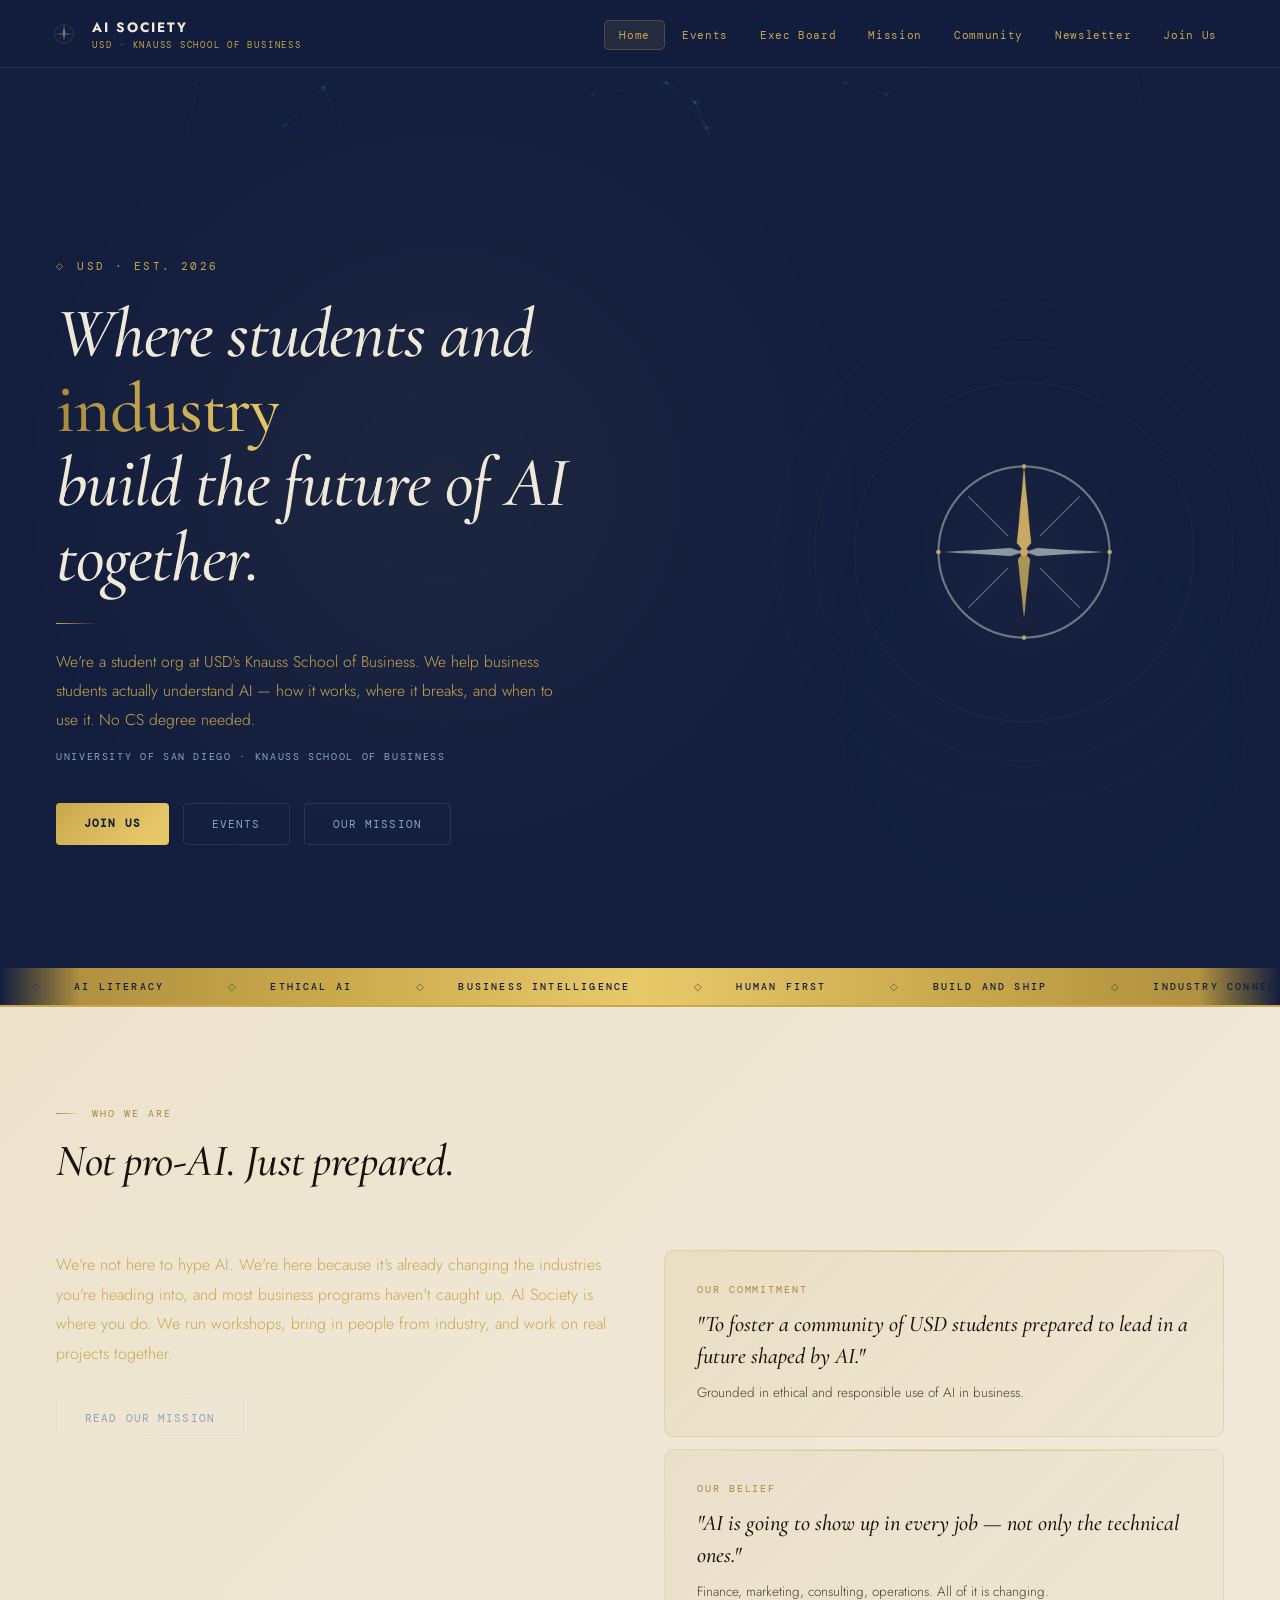
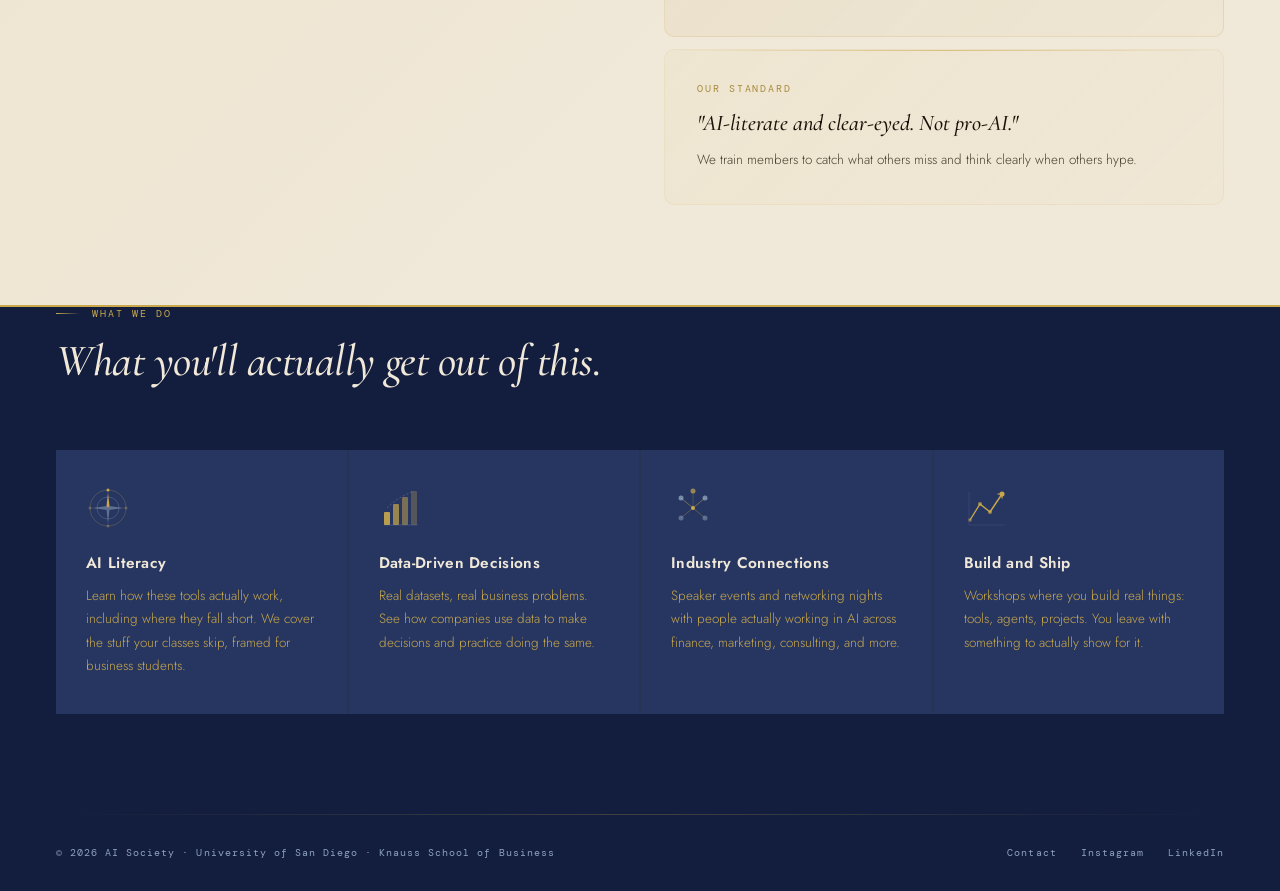
<file: index.html>
<!DOCTYPE html>
<html lang="en">
<head>
  <meta charset="UTF-8"/>
  <meta name="viewport" content="width=device-width, initial-scale=1.0"/>
  <title>AI Society — Knauss School of Business · USD</title>
  <link rel="stylesheet" href="style.css"/>
</head>
<body>

<canvas id="globalCanvas"></canvas>

<!-- NAV -->
<nav>
  <a class="nav-logo" href="#" onclick="showPage('home')">
    <img src="logo.png" alt="AI Society"/>
    <div>
      <span class="nav-logo-name">AI Society</span>
      <span class="nav-logo-sub">USD · Knauss School of Business</span>
    </div>
  </a>
  <ul class="nav-links">
    <li><a href="#" onclick="showPage('home')"        id="nav-home"        class="active">Home</a></li>
    <li><a href="#" onclick="showPage('events')"      id="nav-events"      >Events</a></li>
    <li><a href="#" onclick="showPage('leadership')"  id="nav-leadership"  >Exec Board</a></li>
    <li><a href="#" onclick="showPage('mission')"     id="nav-mission"     >Mission</a></li>
    <li><a href="#" onclick="showPage('community')"   id="nav-community"   >Community</a></li>
    <li><a href="#" onclick="showPage('newsletters')" id="nav-newsletters" >Newsletter</a></li>
    <li><a href="#" onclick="showPage('joinus')"      id="nav-joinus"      >Join Us</a></li>
  </ul>
</nav>

<!-- ══════════════════════════════════════════
     HOME
══════════════════════════════════════════ -->
<div class="page active" id="page-home">

  <section class="hero">
    <div class="hero-orb hero-orb-1"></div>
    <div class="hero-orb hero-orb-2"></div>
    <div class="hero-inner">
      <div>
        <div class="hero-eyebrow fade-up delay-1">USD · Est. 2026</div>
        <h1 class="fade-up delay-2">Where students and <em>industry</em><br>build the future of AI together.</h1>
        <div class="hero-rule fade-up delay-2"></div>
        <p class="hero-desc fade-up delay-3">We're a student org at USD's Knauss School of Business. We help business students actually understand AI — how it works, where it breaks, and when to use it. No CS degree needed.</p>
        <p class="hero-sub fade-up delay-3">University of San Diego · Knauss School of Business</p>
        <div class="btn-row fade-up delay-4">
          <a class="btn btn-primary"   href="#" onclick="showPage('joinus')">Join Us</a>
          <a class="btn btn-secondary" href="#" onclick="showPage('events')">Events</a>
          <a class="btn btn-secondary" href="#" onclick="showPage('mission')">Our Mission</a>
        </div>
      </div>
      <div class="hero-compass">
        <div class="compass-rings">
          <div class="compass-ring"></div>
          <div class="compass-ring"></div>
          <div class="compass-ring"></div>
        </div>
        <img src="logo.png" alt="AI Society compass" style="border:none;background:transparent;box-shadow:none;position:relative;z-index:2"/>
      </div>
    </div>
  </section>

  <!-- Marquee -->
  <div class="marquee-strip">
    <div class="marquee-inner">
      <span>AI Literacy</span><span>Ethical AI</span><span>Business Intelligence</span>
      <span>Human First</span><span>Build and Ship</span><span>Industry Connections</span>
      <span>USD Knauss</span><span>Est. 2026</span><span>Data Driven</span>
      <span>AI Literacy</span><span>Ethical AI</span><span>Business Intelligence</span>
      <span>Human First</span><span>Build and Ship</span><span>Industry Connections</span>
      <span>USD Knauss</span><span>Est. 2026</span><span>Data Driven</span>
    </div>
  </div>

  <!-- Who We Are snapshot -->
  <section class="section panel-beige">
    <div class="section-header reveal">
      <div class="section-tag">Who We Are</div>
      <h2 class="section-title">Not pro-AI. Just prepared.</h2>
    </div>

    <div style="display:grid;grid-template-columns:1fr 1fr;gap:48px;align-items:start">
      <div class="reveal-l">
        <p style="font-size:1rem;line-height:1.85;color:var(--text-muted);font-weight:300;margin-bottom:28px">
          We're not here to hype AI. We're here because it's already changing the industries you're heading into, and most business programs haven't caught up. AI Society is where you do. We run workshops, bring in people from industry, and work on real projects together.
        </p>
        <a class="btn btn-secondary" href="#" onclick="showPage('mission')" style="display:inline-block">Read our mission</a>
      </div>
      <div class="reveal-r" style="display:flex;flex-direction:column;gap:12px">
        <div class="gbox gbox-1">
          <span class="gbox-label">Our commitment</span>
          <p class="gbox-title">"To foster a community of USD students prepared to lead in a future shaped by AI."</p>
          <p class="gbox-text">Grounded in ethical and responsible use of AI in business.</p>
        </div>
        <div class="gbox gbox-2">
          <span class="gbox-label">Our belief</span>
          <p class="gbox-title">"AI is going to show up in every job — not only the technical ones."</p>
          <p class="gbox-text">Finance, marketing, consulting, operations. All of it is changing.</p>
        </div>
        <div class="gbox gbox-3">
          <span class="gbox-label">Our standard</span>
          <p class="gbox-title">"AI-literate and clear-eyed. Not pro-AI."</p>
          <p class="gbox-text">We train members to catch what others miss and think clearly when others hype.</p>
        </div>
      </div>
    </div>
  </section>

  <!-- What We Do -->
  <section class="section" style="padding-top:0">
    <div class="section-header reveal">
      <div class="section-tag">What We Do</div>
      <h2 class="section-title">What you'll actually get out of this.</h2>
    </div>
    <div class="card-grid">
      <div class="card reveal">
        <span class="card-icon">
          <svg viewBox="0 0 44 44" fill="none"><circle cx="22" cy="22" r="18" stroke="#c9a84c" stroke-width="0.8" opacity="0.3"/><circle cx="22" cy="22" r="11" stroke="#8fa3bc" stroke-width="0.7" opacity="0.4"/><line x1="22" y1="4" x2="22" y2="40" stroke="#8fa3bc" stroke-width="0.5" opacity="0.25"/><line x1="4" y1="22" x2="40" y2="22" stroke="#8fa3bc" stroke-width="0.5" opacity="0.25"/><polygon points="22,7 23.5,20 22,22 20.5,20" fill="#c9a84c"/><polygon points="22,37 20.5,24 22,22 23.5,24" fill="#8fa3bc" opacity="0.5"/><polygon points="7,22 20.5,20 22,22 20.5,24" fill="#8fa3bc" opacity="0.5"/><polygon points="37,22 23.5,24 22,22 23.5,20" fill="#8fa3bc" opacity="0.5"/><circle cx="22" cy="4" r="1.5" fill="#c9a84c"/><circle cx="22" cy="40" r="1.5" fill="#c9a84c" opacity="0.35"/><circle cx="4" cy="22" r="1.5" fill="#c9a84c" opacity="0.35"/><circle cx="40" cy="22" r="1.5" fill="#c9a84c" opacity="0.35"/></svg>
        </span>
        <div class="card-title">AI Literacy</div>
        <p class="card-text">Learn how these tools actually work, including where they fall short. We cover the stuff your classes skip, framed for business students.</p>
      </div>
      <div class="card reveal" style="transition-delay:0.08s">
        <span class="card-icon">
          <svg viewBox="0 0 44 44" fill="none"><rect x="5" y="26" width="6" height="13" rx="1" fill="#c9a84c" opacity="0.9"/><rect x="14" y="18" width="6" height="21" rx="1" fill="#c9a84c" opacity="0.7"/><rect x="23" y="11" width="6" height="28" rx="1" fill="#c9a84c" opacity="0.5"/><rect x="32" y="5" width="6" height="34" rx="1" fill="#c9a84c" opacity="0.28"/><line x1="5" y1="39" x2="39" y2="39" stroke="#8fa3bc" stroke-width="0.7" opacity="0.35"/><polyline points="8,22 17,14 26,9 35,5" stroke="#8fa3bc" stroke-width="0.9" stroke-dasharray="2,2" opacity="0.4" fill="none"/></svg>
        </span>
        <div class="card-title">Data-Driven Decisions</div>
        <p class="card-text">Real datasets, real business problems. See how companies use data to make decisions and practice doing the same.</p>
      </div>
      <div class="card reveal" style="transition-delay:0.16s">
        <span class="card-icon">
          <svg viewBox="0 0 44 44" fill="none"><circle cx="22" cy="22" r="2" fill="#c9a84c"/><line x1="22" y1="22" x2="10" y2="12" stroke="#c9a84c" stroke-width="0.8" opacity="0.6"/><line x1="22" y1="22" x2="34" y2="12" stroke="#c9a84c" stroke-width="0.8" opacity="0.6"/><line x1="22" y1="22" x2="10" y2="32" stroke="#c9a84c" stroke-width="0.8" opacity="0.4"/><line x1="22" y1="22" x2="34" y2="32" stroke="#c9a84c" stroke-width="0.8" opacity="0.4"/><line x1="22" y1="22" x2="22" y2="5" stroke="#c9a84c" stroke-width="0.8" opacity="0.3"/><circle cx="10" cy="12" r="2.5" fill="#8fa3bc" opacity="0.8"/><circle cx="34" cy="12" r="2.5" fill="#8fa3bc" opacity="0.8"/><circle cx="10" cy="32" r="2.5" fill="#8fa3bc" opacity="0.5"/><circle cx="34" cy="32" r="2.5" fill="#8fa3bc" opacity="0.5"/><circle cx="22" cy="5" r="2.5" fill="#c9a84c" opacity="0.7"/></svg>
        </span>
        <div class="card-title">Industry Connections</div>
        <p class="card-text">Speaker events and networking nights with people actually working in AI across finance, marketing, consulting, and more.</p>
      </div>
      <div class="card reveal" style="transition-delay:0.24s">
        <span class="card-icon">
          <svg viewBox="0 0 44 44" fill="none"><polyline points="6,34 16,18 26,26 38,8" stroke="#c9a84c" stroke-width="1.4" fill="none" stroke-linecap="round" stroke-linejoin="round"/><circle cx="6"  cy="34" r="2" fill="#c9a84c" opacity="0.4"/><circle cx="16" cy="18" r="2" fill="#c9a84c" opacity="0.7"/><circle cx="26" cy="26" r="2" fill="#c9a84c" opacity="0.7"/><circle cx="38" cy="8"  r="2.5" fill="#c9a84c"/><polyline points="34,8 38,8 38,12" stroke="#c9a84c" stroke-width="1.2" fill="none" stroke-linecap="round"/><line x1="5" y1="39" x2="40" y2="39" stroke="#8fa3bc" stroke-width="0.5" opacity="0.28"/><line x1="5" y1="6"  x2="5" y2="39" stroke="#8fa3bc" stroke-width="0.5" opacity="0.28"/></svg>
        </span>
        <div class="card-title">Build and Ship</div>
        <p class="card-text">Workshops where you build real things: tools, agents, projects. You leave with something to actually show for it.</p>
      </div>
    </div>
  </section>

  <footer>
    <div class="footer-left">© 2026 AI Society · University of San Diego · Knauss School of Business</div>
    <div class="footer-links">
      <a href="mailto:usdaisociety@gmail.com">Contact</a>
      <a href="https://www.instagram.com/usdaisociety/" target="_blank" rel="noopener">Instagram</a>
      <a href="https://www.linkedin.com/company/usd-ai-society" target="_blank" rel="noopener">LinkedIn</a>
    </div>
  </footer>
</div>

<!-- ══════════════════════════════════════════
     EVENTS
══════════════════════════════════════════ -->
<div class="page" id="page-events">
  <section class="section panel-beige">
    <div class="section-header reveal">
      <div class="section-tag">What's On</div>
      <h2 class="section-title">Events</h2>
    </div>

    <p style="font-size:0.9rem;color:var(--text-muted);font-weight:300;margin-bottom:56px;max-width:520px;line-height:1.85" class="reveal">
      We're just getting started. More events are being planned right now. Follow us on Instagram and LinkedIn so you hear about them first.
    </p>

    <!-- Upcoming -->
    <div class="section-tag reveal" style="margin-bottom:24px">Upcoming</div>
    <div class="gbox gbox-1 reveal" style="max-width:640px;margin-bottom:64px">
      <span class="gbox-label">First workshop · Details coming soon</span>
      <p class="gbox-title">Our first workshop is coming.</p>
      <p class="gbox-text">We're putting the details together now. It'll be in the next newsletter, so make sure you're on the list. It'll be worth showing up for.</p>
    </div>

    <!-- Past -->
    <div class="section-tag reveal" style="margin-bottom:24px">Past</div>
    <div class="events-list reveal">
      <div class="event-card past">
        <div class="event-date">
          <span class="event-month">Sept</span>
          <span class="event-day">15</span>
        </div>
        <div class="event-divider"></div>
        <div class="event-info">
          <h3>Alcalá Bazaar</h3>
          <p>University of San Diego · We tabled at the Alcalá Bazaar and met a lot of you there. Thanks for stopping by.</p>
        </div>
        <span class="event-tag tag-past">Happened</span>
      </div>
    </div>
  </section>

  <footer>
    <div class="footer-left">© 2026 AI Society · University of San Diego · Knauss School of Business</div>
    <div class="footer-links">
      <a href="mailto:usdaisociety@gmail.com">Contact</a>
      <a href="https://www.instagram.com/usdaisociety/" target="_blank" rel="noopener">Instagram</a>
      <a href="https://www.linkedin.com/company/usd-ai-society" target="_blank" rel="noopener">LinkedIn</a>
    </div>
  </footer>
</div>

<!-- ══════════════════════════════════════════
     EXEC BOARD
══════════════════════════════════════════ -->
<div class="page" id="page-leadership">
  <section class="section">
    <div class="section-header reveal">
      <div class="section-tag">The Team</div>
      <h2 class="section-title">Meet the Executive Board</h2>
    </div>

    <div class="leader-photo-grid">

      <div class="leader-photo-card reveal">
        <img src="photos/nick-tamer.jpg" alt="Nick Tamer" onerror="this.style.display='none';this.nextElementSibling.style.display='flex'">
        <div class="leader-initials" style="display:none">NT</div>
        <div class="leader-photo-overlay"></div>
        <div class="leader-photo-info">
          <span class="leader-photo-name">Nick Tamer</span>
          <span class="leader-photo-role">Chief Executive Officer</span>
          <p class="leader-photo-bio">Setting the vision and leading AI Society's growth at the intersection of AI and business education.</p>
        </div>
      </div>

      <div class="leader-photo-card reveal" style="transition-delay:0.06s">
        <img src="photos/maxim-golubev.jpg" alt="Maxim Golubev" onerror="this.style.display='none';this.nextElementSibling.style.display='flex'">
        <div class="leader-initials" style="display:none">MG</div>
        <div class="leader-photo-overlay"></div>
        <div class="leader-photo-info">
          <span class="leader-photo-name">Maxim Golubev</span>
          <span class="leader-photo-role">Chief Operating Officer</span>
          <p class="leader-photo-bio">Keeping operations running smoothly and ensuring every member gets real value from the org.</p>
        </div>
      </div>

      <div class="leader-photo-card reveal" style="transition-delay:0.12s">
        <img src="photos/ari-price.jpg" alt="Ari Price" onerror="this.style.display='none';this.nextElementSibling.style.display='flex'">
        <div class="leader-initials" style="display:none">AP</div>
        <div class="leader-photo-overlay"></div>
        <div class="leader-photo-info">
          <span class="leader-photo-name">Ari Price</span>
          <span class="leader-photo-role">Chief Marketing Officer</span>
          <p class="leader-photo-bio">Leading brand strategy, digital presence, and outreach across all AI Society platforms.</p>
        </div>
      </div>

      <div class="leader-photo-card reveal" style="transition-delay:0.18s">
        <img src="photos/isaiah-razavi.jpg" alt="Isaiah Razavi" onerror="this.style.display='none';this.nextElementSibling.style.display='flex'">
        <div class="leader-initials" style="display:none">IR</div>
        <div class="leader-photo-overlay"></div>
        <div class="leader-photo-info">
          <span class="leader-photo-name">Isaiah Razavi</span>
          <span class="leader-photo-role">Director of External Relations</span>
          <p class="leader-photo-bio">Building industry partnerships and expanding AI Society's network beyond campus.</p>
        </div>
      </div>

      <div class="leader-photo-card reveal" style="transition-delay:0.24s">
        <img src="photos/carter-voerge.jpg" alt="Carter Voerge" onerror="this.style.display='none';this.nextElementSibling.style.display='flex'">
        <div class="leader-initials" style="display:none">CV</div>
        <div class="leader-photo-overlay"></div>
        <div class="leader-photo-info">
          <span class="leader-photo-name">Carter Voerge</span>
          <span class="leader-photo-role">Chief Financial Officer</span>
          <p class="leader-photo-bio">Managing the org's budget, funding strategy, and financial operations.</p>
        </div>
      </div>

      <div class="leader-photo-card reveal" style="transition-delay:0.30s">
        <img src="photos/hayaa-khetia.jpg" alt="Hayaa Khetia" onerror="this.style.display='none';this.nextElementSibling.style.display='flex'">
        <div class="leader-initials" style="display:none">HK</div>
        <div class="leader-photo-overlay"></div>
        <div class="leader-photo-info">
          <span class="leader-photo-name">Hayaa Khetia</span>
          <span class="leader-photo-role">Secretary</span>
          <p class="leader-photo-bio">Keeping the board aligned, communications organized, and nothing falling through the cracks.</p>
        </div>
      </div>

      <div class="leader-photo-card reveal" style="transition-delay:0.36s">
        <img src="photos/alan-lerchbacker.jpg" alt="Alan Lerchbacker" onerror="this.style.display='none';this.nextElementSibling.style.display='flex'">
        <div class="leader-initials" style="display:none">AL</div>
        <div class="leader-photo-overlay"></div>
        <div class="leader-photo-info">
          <span class="leader-photo-name">Alan Lerchbacker</span>
          <span class="leader-photo-role">Faculty Advisor</span>
          <p class="leader-photo-bio">Providing academic guidance and connecting AI Society to the broader Knauss School of Business.</p>
        </div>
      </div>

    </div>
  </section>

  <footer>
    <div class="footer-left">© 2026 AI Society · University of San Diego · Knauss School of Business</div>
    <div class="footer-links">
      <a href="mailto:usdaisociety@gmail.com">Contact</a>
      <a href="https://www.instagram.com/usdaisociety/" target="_blank" rel="noopener">Instagram</a>
      <a href="https://www.linkedin.com/company/usd-ai-society" target="_blank" rel="noopener">LinkedIn</a>
    </div>
  </footer>
</div>

<!-- ══════════════════════════════════════════
     MISSION
══════════════════════════════════════════ -->
<div class="page" id="page-mission">
  <section class="section">
    <div class="section-header reveal">
      <div class="section-tag">Who We Are</div>
      <h2 class="section-title">Our Mission</h2>
    </div>

    <!-- Constitution -->
    <div class="gbox gbox-1 reveal" style="max-width:760px;margin-bottom:64px">
      <span class="gbox-label">AI Society Constitution</span>
      <p class="gbox-title">"To foster a community of USD students who are prepared to lead in a future shaped by artificial intelligence, grounded in a commitment to the ethical and responsible use of AI in business."</p>
    </div>

    <div class="mission-layout">
      <div class="reveal-l">
        <p class="mission-statement">"We believe AI is going to show up in every job, not only the technical ones."</p>
        <p class="mission-body">That's the whole reason this org exists. Finance, marketing, consulting, operations — these fields are already changing. Most business programs haven't caught up, and most students are graduating without ever seriously engaging with AI.</p>
        <p class="mission-body">We're not a fan club. We don't think AI is the answer to everything. We do think that not understanding it is a real liability, and that's what we're here to address.</p>
        <p class="mission-body">That means learning how the tools work, but also learning where they fail: the bias, the hallucinations, the open questions around IP and ethics. The students who do well in this environment won't be the ones who hype it. They'll be the ones who think clearly about it.</p>
      </div>
      <div class="reveal-r">
        <div class="values-list">
          <div class="value-item">
            <span class="value-num">01</span>
            <div class="value-content"><h4>Accessible to everyone</h4><p>No CS background needed. If you're a business student curious about AI, you belong here.</p></div>
          </div>
          <div class="value-item">
            <span class="value-num">02</span>
            <div class="value-content"><h4>Build and ship</h4><p>Build the prototype, then argue about it. We learn by making real things, not sitting through decks.</p></div>
          </div>
          <div class="value-item">
            <span class="value-num">03</span>
            <div class="value-content"><h4>Honest about AI's limits</h4><p>Bias, hallucinations, IP concerns. We talk about all of it. Being informed means knowing where these tools fall short, not just where they shine.</p></div>
          </div>
          <div class="value-item">
            <span class="value-num">04</span>
            <div class="value-content"><h4>Show up for each other</h4><p>We're a team. The relationships you build here matter as much as anything else you'll take from it.</p></div>
          </div>
        </div>
      </div>
    </div>

    <!-- How We Started -->
    <div style="margin-top:96px;padding-top:72px;border-top:1px solid var(--border)">
      <div class="section-tag reveal" style="margin-bottom:20px">How we started</div>
      <div style="display:grid;grid-template-columns:1fr 1fr;gap:48px;align-items:start">
        <div class="reveal-l">
          <h2 style="font-family:'Cormorant Garamond',serif;font-size:clamp(1.6rem,2.5vw,2.2rem);font-style:italic;font-weight:500;color:var(--heading);line-height:1.2;margin-bottom:24px">It started in a classroom.</h2>
          <p class="mission-body">The AI Society grew out of Dr. Alan Lerchbacker's MGMT 300 class in spring 2026. A group of his students wanted a place at USD to actually learn AI instead of just reading headlines about it, so they started one.</p>
          <p class="mission-body">By May, we formed a board and drafted our first constitution. Now, we are hosting monthly events and actively looking for industry partners!</p>
          <div style="margin-top:28px;display:flex;align-items:center;gap:16px">
            <img src="photos/alan-lerchbacker.jpg" alt="Dr. Alan Lerchbacker" style="width:52px;height:52px;border-radius:50%;object-fit:cover;border:1px solid var(--border-gold)">
            <div>
              <p style="font-family:'Jost',sans-serif;font-size:0.88rem;font-weight:600;color:var(--heading);margin:0">Dr. Alan Lerchbacker</p>
              <p style="font-family:'DM Mono',monospace;font-size:0.6rem;letter-spacing:0.12em;text-transform:uppercase;color:var(--gold);margin:4px 0 0">Faculty Advisor · MGMT 300</p>
            </div>
          </div>
        </div>
        <div class="reveal-r">
          <div class="timeline">
            <div class="timeline-item">
              <div class="timeline-dot"></div>
              <span class="timeline-label">Spring 2026</span>
              <div class="timeline-title">The idea</div>
              <p class="timeline-text">A group of MGMT 300 students realized there was no dedicated space at USD to learn how AI actually applies to business — so they decided to build one.</p>
            </div>
            <div class="timeline-item">
              <div class="timeline-dot"></div>
              <span class="timeline-label">May 2026</span>
              <div class="timeline-title">The board</div>
              <p class="timeline-text">By May, the executive board was formed. Seven people. One shared goal: make USD students more prepared than the programs they're enrolled in.</p>
            </div>
            <div class="timeline-item">
              <div class="timeline-dot"></div>
              <span class="timeline-label">Sept 15, 2026</span>
              <div class="timeline-title">First public moment</div>
              <p class="timeline-text">Alcalá Bazaar. The first time AI Society showed up publicly. A lot of great conversations and a lot of sign-ups.</p>
            </div>
            <div class="timeline-item">
              <div class="timeline-dot" style="background:var(--gold-pale);box-shadow:none;border:1px solid var(--gold)"></div>
              <span class="timeline-label">Now</span>
              <div class="timeline-title">There is more to come</div>
              <p class="timeline-text">There is more to come! Stay tuned for our monthly events and industry partner events!</p>
            </div>
          </div>
        </div>
      </div>
    </div>

  </section>
  <footer>
    <div class="footer-left">© 2026 AI Society · University of San Diego · Knauss School of Business</div>
    <div class="footer-links">
      <a href="mailto:usdaisociety@gmail.com">Contact</a>
      <a href="https://www.instagram.com/usdaisociety/" target="_blank" rel="noopener">Instagram</a>
      <a href="https://www.linkedin.com/company/usd-ai-society" target="_blank" rel="noopener">LinkedIn</a>
    </div>
  </footer>
</div>

<!-- ══════════════════════════════════════════
     COMMUNITY
══════════════════════════════════════════ -->
<div class="page" id="page-community">
  <section class="section">
    <div class="section-header reveal">
      <div class="section-tag">Get Involved</div>
      <h2 class="section-title">Community Collaboration</h2>
    </div>

    <div class="mission-layout" style="margin-bottom:80px">
      <div class="reveal-l">
        <p class="mission-statement">"The best learning happens alongside people actually doing the work."</p>
        <p class="mission-body">We're looking for companies, professionals, and organizations who want to connect with a new generation of business students — ones who take AI seriously and think critically about it.</p>
        <p class="mission-body">We're new, which means there's real room to shape what this looks like from day one. If you want to run a workshop, speak to the group, bring a real problem to solve, or just stay in touch, reach out.</p>
        <div style="margin-top:36px">
          <a class="btn btn-primary" href="mailto:usdaisociety@gmail.com">Get in Touch</a>
        </div>
      </div>
      <div class="reveal-r">
        <div class="values-list">
          <div class="value-item"><span class="value-num">◇</span><div class="value-content"><h4>Speaker and Guest Engagements</h4><p>Come talk to us. Panels and speaker sessions connect your work directly with students who are paying attention.</p></div></div>
          <div class="value-item"><span class="value-num">◇</span><div class="value-content"><h4>Workshops and Labs</h4><p>Run a hands-on session using your actual tools and workflows. Members leave with something real.</p></div></div>
          <div class="value-item"><span class="value-num">◇</span><div class="value-content"><h4>Real Project Briefs</h4><p>Bring us a real problem. Members work on it, you get a fresh perspective. Everyone learns something.</p></div></div>
          <div class="value-item"><span class="value-num">◇</span><div class="value-content"><h4>Recruiting Pipeline</h4><p>Business students who understand AI are rare. If you're hiring, we're a good place to start.</p></div></div>
          <div class="value-item"><span class="value-num">◇</span><div class="value-content"><h4>Founding Partner</h4><p>We're brand new. There's real opportunity to be one of the first organizations we build with and help shape what that looks like going forward.</p></div></div>
        </div>
      </div>
    </div>

    <!-- Community Impact -->
    <div class="panel-beige" style="padding:64px 56px;margin:72px -56px -100px;border-top:1px solid rgba(245,238,224,0.10)">
      <div class="section-tag reveal" style="margin-bottom:20px">Community Impact</div>
      <h2 class="section-title reveal" style="margin-bottom:40px">Putting it into practice.</h2>
      <div style="display:grid;grid-template-columns:1fr 1fr;gap:16px;max-width:800px">
        <div class="gbox gbox-1 reveal">
          <span class="gbox-label">Project 01 · In Progress</span>
          <p class="gbox-title">First community project</p>
          <p class="gbox-text">Our first community project is in the early stages. We're excited about what it's shaping up to be. Keep an eye out for updates.</p>
        </div>
        <div class="gbox gbox-3 reveal" style="transition-delay:0.1s;display:flex;align-items:center;justify-content:center">
          <p style="font-family:'Cormorant Garamond',serif;font-size:1.1rem;font-style:italic;color:var(--text-muted);text-align:center;line-height:1.65">More to come as the year unfolds.</p>
        </div>
      </div>
    </div>

  </section>
  <footer>
    <div class="footer-left">© 2026 AI Society · University of San Diego · Knauss School of Business</div>
    <div class="footer-links">
      <a href="mailto:usdaisociety@gmail.com">Contact</a>
      <a href="https://www.instagram.com/usdaisociety/" target="_blank" rel="noopener">Instagram</a>
      <a href="https://www.linkedin.com/company/usd-ai-society" target="_blank" rel="noopener">LinkedIn</a>
    </div>
  </footer>
</div>

<!-- ══════════════════════════════════════════
     NEWSLETTER
══════════════════════════════════════════ -->
<div class="page" id="page-newsletters">

  <!-- Header + archive — CREAM panel -->
  <section class="section panel-beige">
    <div class="section-header reveal">
      <div class="section-tag" style="color:#a8893a">The Archive</div>
      <h2 style="font-family:'Cormorant Garamond',serif;font-size:clamp(2.4rem,4vw,3.6rem);font-weight:500;font-style:italic;color:#1a1208;line-height:1.1">The <em style="color:#a8893a">newsletter.</em></h2>
    </div>
    <p style="font-size:0.95rem;color:#4a3f2e;font-weight:300;max-width:480px;line-height:1.85;margin-top:-8px;margin-bottom:48px" class="reveal">
      Every issue we've sent, in one place.
    </p>

    <div class="section-tag reveal" style="color:#a8893a;margin-bottom:24px">All issues · Newest first</div>

    <!-- Placeholder only — no issue card yet -->
    <div class="reveal" style="max-width:680px;padding:28px 32px;background:rgba(201,168,76,0.08);border:1px dashed #c9a84c;border-radius:8px">
      <p style="font-family:'Cormorant Garamond',serif;font-size:1.05rem;font-style:italic;color:#4a3f2e;margin:0">Issues will appear here as they're sent. Stay tuned.</p>
    </div>
  </section>

  <!-- Membership CTA — NAVY panel -->
  <section class="section" style="background:var(--navy-mid);border-top:2px solid var(--border-gold);border-bottom:2px solid var(--border-gold)">
    <div class="reveal" style="max-width:640px;display:grid;grid-template-columns:1fr auto;gap:40px;align-items:center">
      <div>
        <span style="font-family:'DM Mono',monospace;font-size:0.62rem;color:var(--gold);letter-spacing:0.18em;text-transform:uppercase;display:block;margin-bottom:12px">Membership</span>
        <h3 style="font-family:'Cormorant Garamond',serif;font-size:1.7rem;font-style:italic;font-weight:500;color:var(--heading);line-height:1.25;margin-bottom:10px">Join <em style="color:var(--gold)">AI Society.</em></h3>
        <p style="font-size:0.85rem;color:var(--text);font-weight:300;line-height:1.8">It's free and open to every USD student. You don't need to know how to code. Most of our members don't.</p>
      </div>
      <div style="flex-shrink:0">
        <a class="btn btn-primary" href="https://forms.gle/fczNEGVzD31uHVJS7" target="_blank" rel="noopener" style="white-space:nowrap">Become a member →</a>
      </div>
    </div>
  </section>

  <footer>
    <div class="footer-left">© 2026 AI Society · University of San Diego · Knauss School of Business</div>
    <div class="footer-links">
      <a href="mailto:usdaisociety@gmail.com">Contact</a>
      <a href="https://www.instagram.com/usdaisociety/" target="_blank" rel="noopener">Instagram</a>
      <a href="https://www.linkedin.com/company/usd-ai-society" target="_blank" rel="noopener">LinkedIn</a>
    </div>
  </footer>
</div>

<!-- ══════════════════════════════════════════
     JOIN US
══════════════════════════════════════════ -->
<div class="page" id="page-joinus">
  <section class="section">
    <div class="section-header reveal">
      <div class="section-tag">Become a Member</div>
      <h2 class="section-title">Join AI Society</h2>
    </div>

    <div class="mission-layout">
      <div class="reveal-l">
        <p class="mission-statement">"No experience required. Just curiosity."</p>
        <p class="mission-body">AI Society is free and open to all USD students. It doesn't matter what your major is or how much you know about AI. If you're curious about where it's headed and want to be ready for it, you'll fit right in.</p>
        <p class="mission-body">You'll get access to workshops, speaker events, networking nights, and a group of people who take this stuff seriously without taking themselves too seriously.</p>
        <p class="mission-body">Takes less than a minute to sign up.</p>
        <div style="margin-top:36px">
          <a class="btn btn-primary" href="https://forms.gle/fczNEGVzD31uHVJS7" target="_blank" rel="noopener">Register Now →</a>
        </div>
      </div>
      <div class="reveal-r">
        <div class="values-list">
          <div class="value-item"><span class="value-num">01</span><div class="value-content"><h4>It's free</h4><p>No dues, no fees. Open to every USD student.</p></div></div>
          <div class="value-item"><span class="value-num">02</span><div class="value-content"><h4>Build real skills</h4><p>Workshops and projects that give you hands-on experience with tools employers actually use.</p></div></div>
          <div class="value-item"><span class="value-num">03</span><div class="value-content"><h4>Meet people in the industry</h4><p>Speaker events and networking nights with professionals working in AI across every sector.</p></div></div>
          <div class="value-item"><span class="value-num">04</span><div class="value-content"><h4>Something worth talking about</h4><p>AI literacy is the skill of the decade. What you build here will come up in interviews.</p></div></div>
          <div class="value-item"><span class="value-num">05</span><div class="value-content"><h4>Get in early</h4><p>We launched in 2026. Founding members shape what this becomes. There's no better time.</p></div></div>
        </div>
      </div>
    </div>

    <!-- CTA -->
    <div class="gbox gbox-1 panel-beige reveal" style="margin-top:80px;text-align:center;padding:56px 48px">
      <p style="font-family:'Cormorant Garamond',serif;font-size:clamp(1.4rem,2.5vw,2rem);font-style:italic;color:var(--heading);line-height:1.4;margin-bottom:12px">The future is being written now. Help write it.</p>
      <p style="font-size:0.86rem;color:var(--text-muted);font-weight:300;max-width:400px;margin:0 auto 36px;line-height:1.75">Fill out the form and you're in. Takes less than a minute.</p>
      <a class="btn btn-primary" href="https://forms.gle/fczNEGVzD31uHVJS7" target="_blank" rel="noopener" style="font-size:0.78rem;padding:16px 44px">Join AI Society. It's Free.</a>
    </div>

  </section>
  <footer>
    <div class="footer-left">© 2026 AI Society · University of San Diego · Knauss School of Business</div>
    <div class="footer-links">
      <a href="mailto:usdaisociety@gmail.com">Contact</a>
      <a href="https://www.instagram.com/usdaisociety/" target="_blank" rel="noopener">Instagram</a>
      <a href="https://www.linkedin.com/company/usd-ai-society" target="_blank" rel="noopener">LinkedIn</a>
    </div>
  </footer>
</div>

<!-- ══════════════════════════════════════════
     SCRIPTS
══════════════════════════════════════════ -->
<script src="main.js"></script>

<script>
// ── Global constellation — runs on every page ──
(function(){
  const F2=0.5*(Math.sqrt(3)-1),G2=(3-Math.sqrt(3))/6;
  const grad3=[[1,1],[-1,1],[1,-1],[-1,-1],[1,0],[-1,0],[0,1],[0,-1]];
  const perm=new Uint8Array(512);
  (function(){const p=new Uint8Array(256);for(let i=0;i<256;i++)p[i]=i;for(let i=255;i>0;i--){const j=Math.floor(Math.random()*(i+1));[p[i],p[j]]=[p[j],p[i]];}for(let i=0;i<512;i++)perm[i]=p[i&255];})();
  function noise2D(x,y){const s=(x+y)*F2;const i=Math.floor(x+s),j=Math.floor(y+s);const t=(i+j)*G2;const x0=x-(i-t),y0=y-(j-t);const i1=x0>y0?1:0,j1=x0>y0?0:1;const x1=x0-i1+G2,y1=y0-j1+G2;const x2=x0-1+2*G2,y2=y0-1+2*G2;const ii=i&255,jj=j&255;let n0=0,n1=0,n2=0;let t0=0.5-x0*x0-y0*y0;if(t0>0){t0*=t0;const g=grad3[perm[ii+perm[jj]]%8];n0=t0*t0*(g[0]*x0+g[1]*y0);}let t1=0.5-x1*x1-y1*y1;if(t1>0){t1*=t1;const g=grad3[perm[ii+i1+perm[jj+j1]]%8];n1=t1*t1*(g[0]*x1+g[1]*y1);}let t2=0.5-x2*x2-y2*y2;if(t2>0){t2*=t2;const g=grad3[perm[ii+1+perm[jj+1]]%8];n2=t2*t2*(g[0]*x2+g[1]*y2);}return 70*(n0+n1+n2);}

  const C=document.getElementById('globalCanvas');
  if(!C)return;
  const X=C.getContext('2d');
  let W,H,DPR;
  const mobile=window.innerWidth<768;
  const NODE_COUNT=mobile?55:120;
  const CONN_DIST=mobile?120:160;
  const nodes=[];

  function resize(){
    DPR=Math.min(devicePixelRatio||1,2);
    W=window.innerWidth;H=window.innerHeight;
    C.width=W*DPR;C.height=H*DPR;
    C.style.width=W+'px';C.style.height=H+'px';
    X.setTransform(DPR,0,0,DPR,0,0);
  }

  for(let i=0;i<NODE_COUNT;i++)nodes.push({
    x:Math.random()*window.innerWidth,
    y:Math.random()*window.innerHeight,
    vx:(Math.random()-0.5)*0.18,vy:(Math.random()-0.5)*0.18,
    sz:0.6+Math.random()*1.4,op:0.08+Math.random()*0.22,
    pulsePhase:Math.random()*Math.PI*2,pulseSpeed:0.004+Math.random()*0.009
  });

  const signals=[];let lastSig=0,startT=null;

  function frame(ts){
    if(!startT)startT=ts;
    const elapsed=ts-startT,nt=elapsed*0.00006;
    X.clearRect(0,0,W,H);

    for(const n of nodes){
      const nv=noise2D(n.x*0.0016,n.y*0.0016+nt);
      n.vx+=Math.cos(nv*Math.PI*2)*0.005;n.vy+=Math.sin(nv*Math.PI*2)*0.005;
      n.vx*=0.995;n.vy*=0.995;n.x+=n.vx;n.y+=n.vy;
      n.pulsePhase+=n.pulseSpeed;
      if(n.x<-30)n.x=W+30;if(n.x>W+30)n.x=-30;
      if(n.y<-30)n.y=H+30;if(n.y>H+30)n.y=-30;
    }

    for(let a=0;a<nodes.length;a++){
      for(let b=a+1;b<nodes.length;b++){
        const dx=nodes[a].x-nodes[b].x,dy=nodes[a].y-nodes[b].y;
        const d=Math.sqrt(dx*dx+dy*dy);
        if(d<CONN_DIST){
          const fade=1-d/CONN_DIST;
          // Navy-blue lines with slight gold tint at close range
          const navyA=fade*0.22;
          const goldA=fade*0.07;
          X.strokeStyle='rgba(100,140,190,'+navyA+')';
          X.lineWidth=0.5;X.beginPath();
          X.moveTo(nodes[a].x,nodes[a].y);X.lineTo(nodes[b].x,nodes[b].y);X.stroke();
          if(fade>0.5){
            X.strokeStyle='rgba(201,169,97,'+goldA+')';
            X.beginPath();X.moveTo(nodes[a].x,nodes[a].y);X.lineTo(nodes[b].x,nodes[b].y);X.stroke();
          }
        }
      }
    }

    if(elapsed-lastSig>750){
      lastSig=elapsed;
      for(let a=0;a<nodes.length;a++){
        for(let b=a+1;b<nodes.length;b++){
          const dx=nodes[a].x-nodes[b].x,dy=nodes[a].y-nodes[b].y;
          if(Math.sqrt(dx*dx+dy*dy)<CONN_DIST&&Math.random()<0.003){
            signals.push({a,b,progress:0,speed:0.005+Math.random()*0.008});break;
          }
        }
      }
    }

    for(let i=signals.length-1;i>=0;i--){
      const s=signals[i];s.progress+=s.speed;
      if(s.progress>1){signals.splice(i,1);continue;}
      const na=nodes[s.a],nb=nodes[s.b];
      const sx=na.x+(nb.x-na.x)*s.progress,sy=na.y+(nb.y-na.y)*s.progress;
      const sA=Math.sin(s.progress*Math.PI)*0.75;
      X.fillStyle='rgba(201,169,97,'+sA+')';X.beginPath();X.arc(sx,sy,1.8,0,Math.PI*2);X.fill();
      const g=X.createRadialGradient(sx,sy,0,sx,sy,12);
      g.addColorStop(0,'rgba(201,169,97,'+sA*0.28+')');g.addColorStop(1,'rgba(201,169,97,0)');
      X.fillStyle=g;X.beginPath();X.arc(sx,sy,12,0,Math.PI*2);X.fill();
    }

    for(const n of nodes){
      const pulse=0.7+0.3*Math.sin(n.pulsePhase);
      const alpha=n.op*pulse;
      // Glow halo — navy blue
      const g=X.createRadialGradient(n.x,n.y,0,n.x,n.y,n.sz*6);
      g.addColorStop(0,'rgba(120,160,210,'+alpha*0.28+')');g.addColorStop(1,'rgba(80,120,180,0)');
      X.fillStyle=g;X.beginPath();X.arc(n.x,n.y,n.sz*6,0,Math.PI*2);X.fill();
      // Core dot — alternates: ~70% navy-white, ~30% gold
      const isGold=n.pulsePhase%Math.PI<1.0;
      if(isGold){
        X.fillStyle='rgba(201,169,97,'+alpha+')';
      } else {
        X.fillStyle='rgba(180,210,240,'+alpha+')';
      }
      X.beginPath();X.arc(n.x,n.y,n.sz,0,Math.PI*2);X.fill();
    }

    requestAnimationFrame(frame);
  }

  resize();window.addEventListener('resize',resize);requestAnimationFrame(frame);
})();
</script>

<script>
// Scroll reveal
const obs = new IntersectionObserver((entries) => {
  entries.forEach(e => { if(e.isIntersecting){ e.target.classList.add('visible'); obs.unobserve(e.target); }});
}, {threshold:0.1});
document.querySelectorAll('.reveal,.reveal-l,.reveal-r').forEach(el => obs.observe(el));
</script>

<script>
function toggleCal(btn){
  const d=btn.nextElementSibling;d.classList.toggle('open');
  document.addEventListener('click',function c(e){if(!btn.parentElement.contains(e.target)){d.classList.remove('open');document.removeEventListener('click',c);}});
}
function downloadICS(){
  const ics=['BEGIN:VCALENDAR','VERSION:2.0','PRODID:-//AI Society USD//EN','BEGIN:VEVENT','DTSTART:20260915T100000','DTEND:20260915T140000','SUMMARY:Alcalá Bazaar — AI Society','DESCRIPTION:Stop by the AI Society table.','LOCATION:University of San Diego','END:VEVENT','END:VCALENDAR'].join('\r\n');
  const a=document.createElement('a');a.href=URL.createObjectURL(new Blob([ics],{type:'text/calendar'}));a.download='alcala-bazaar.ics';a.click();
}
</script>

</body>
</html>
</file>
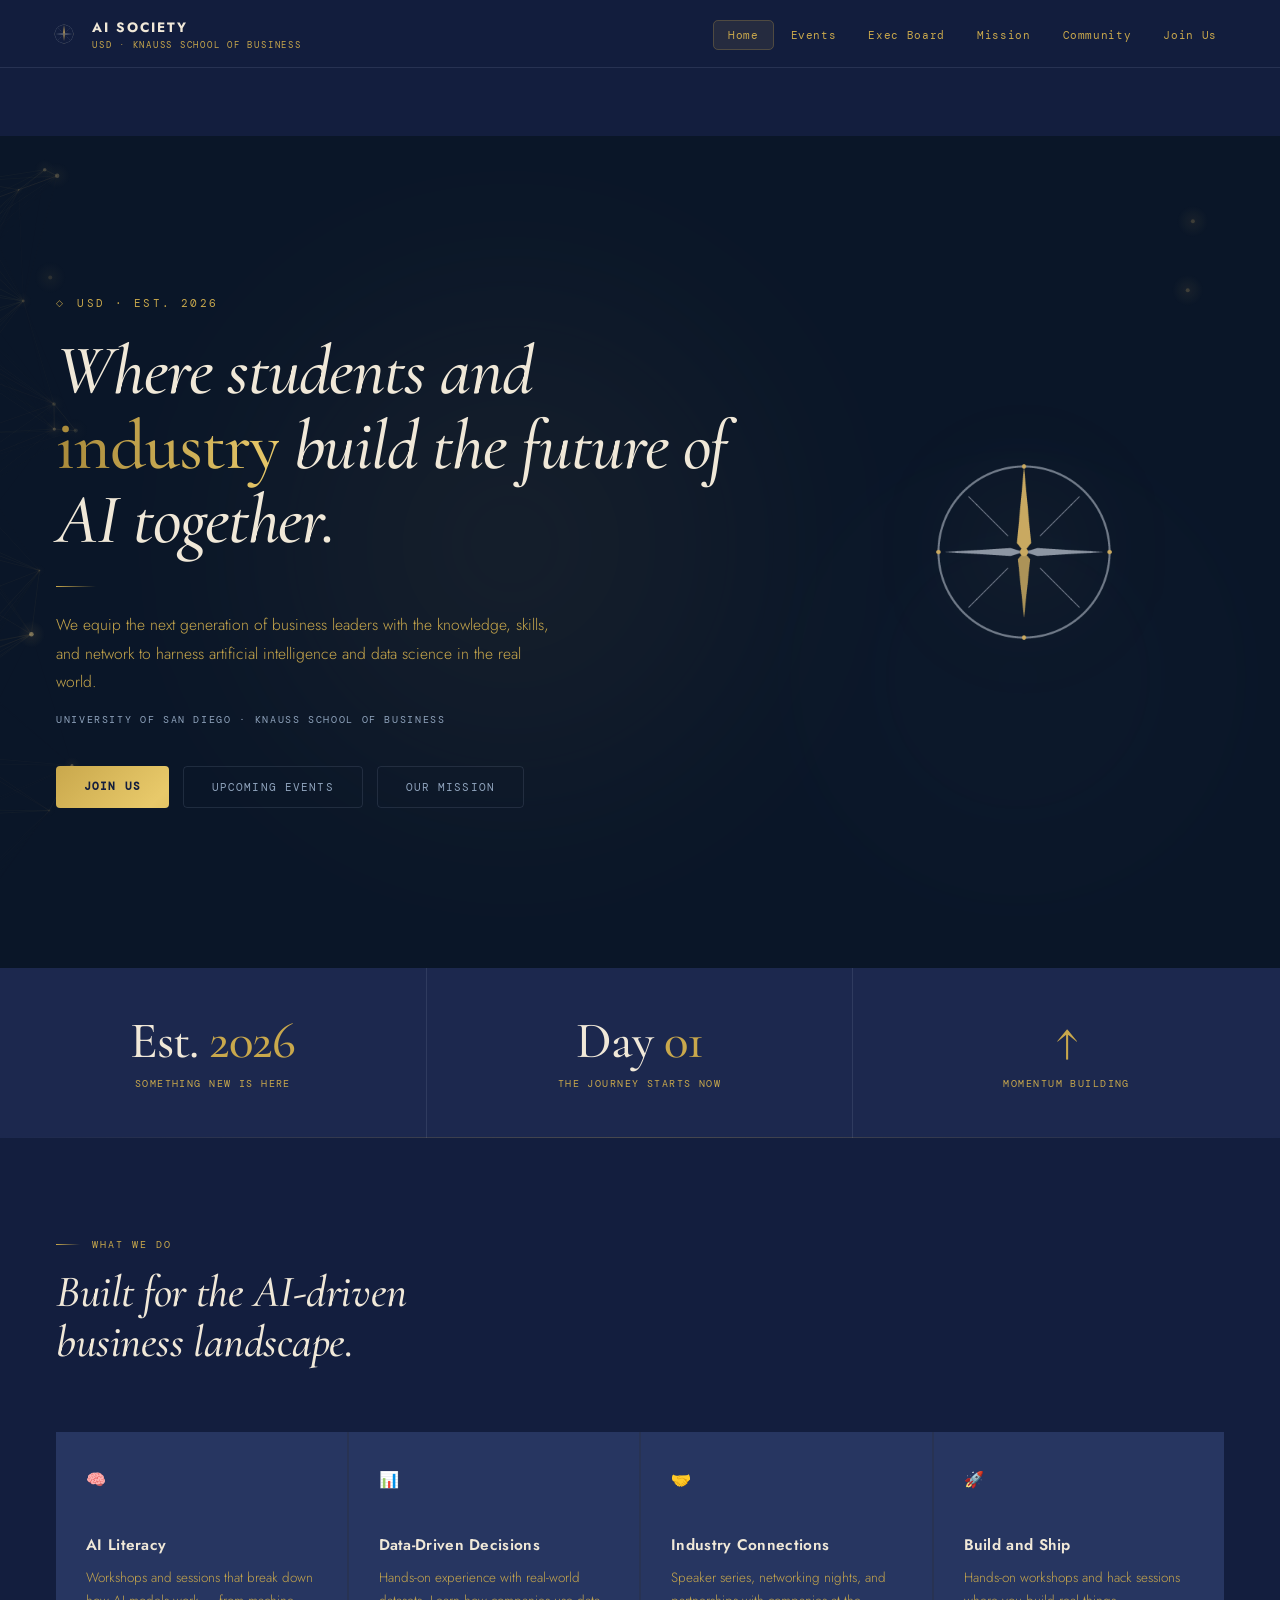
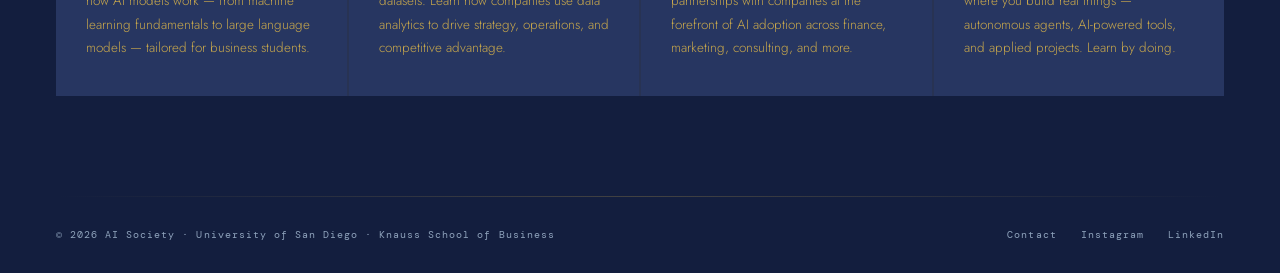
<file: index (10).html>
<!DOCTYPE html>
<html lang="en">
<head>
  <meta charset="UTF-8" />
  <meta name="viewport" content="width=device-width, initial-scale=1.0" />
  <title>AI Society — Knauss School of Business · USD</title>
  <link rel="stylesheet" href="style.css" />
  <style>
    /* ── Add to Calendar button ── */
    .cal-dropdown-wrap { position: relative; }
    .cal-btn {
      font-family: 'DM Mono', monospace;
      font-size: 0.65rem;
      letter-spacing: 0.08em;
      padding: 6px 14px;
      border-radius: 100px;
      border: 1px solid rgba(201,168,76,0.3);
      background: rgba(201,168,76,0.08);
      color: var(--gold);
      cursor: pointer;
      white-space: nowrap;
      transition: all 0.2s;
    }
    .cal-btn:hover { background: rgba(201,168,76,0.15); border-color: rgba(201,168,76,0.5); }
    .cal-dropdown {
      display: none;
      position: absolute;
      right: 0; top: calc(100% + 8px);
      background: #1a2740;
      border: 1px solid var(--border);
      border-radius: 8px;
      overflow: hidden;
      min-width: 200px;
      z-index: 50;
      box-shadow: 0 12px 40px rgba(0,0,0,0.5);
    }
    .cal-dropdown.open { display: block; }
    .cal-dropdown a {
      display: block;
      padding: 12px 18px;
      font-family: 'DM Mono', monospace;
      font-size: 0.72rem;
      color: var(--text);
      text-decoration: none;
      letter-spacing: 0.05em;
      transition: background 0.15s;
    }
    .cal-dropdown a:hover { background: rgba(201,168,76,0.1); color: var(--gold); }

    /* ── Constellation hero background (from Index 5) ── */
    #page-home .hero { background: #0A1628; overflow: hidden; }
    .hero-canvas-wrap { position: absolute; inset: 0; z-index: 0; }
    .hero-canvas-wrap canvas { width: 100%; height: 100%; display: block; }
    .hero-orb {
      position: absolute; border-radius: 50%;
      pointer-events: none; z-index: 1;
      filter: blur(120px); opacity: 0.25;
    }
    .hero-orb-1 {
      width: 650px; height: 650px; top: 10%; left: 45%; transform: translateX(-60%);
      background: radial-gradient(circle, rgba(201,169,97,0.4), transparent 70%);
      animation: orbFloat1 16s ease-in-out infinite;
    }
    .hero-orb-2 {
      width: 500px; height: 500px; top: 35%; left: 60%;
      background: radial-gradient(circle, rgba(138,149,170,0.2), transparent 70%);
      animation: orbFloat2 20s ease-in-out infinite;
    }
    @keyframes orbFloat1 {
      0%,100% { transform: translateX(-60%) translateY(0); }
      50% { transform: translateX(-55%) translateY(-20px); }
    }
    @keyframes orbFloat2 {
      0%,100% { transform: translateY(0); }
      50% { transform: translateY(20px); }
    }
    #page-home .hero-inner { position: relative; z-index: 10; }

    /* ── Photo avatars (from Index 5) ── */
    .leader-avatar {
      width: 88px; height: 88px;
      overflow: hidden;
      display: flex; align-items: center; justify-content: center;
    }
    .leader-avatar img {
      width: 100%; height: 100%;
      object-fit: cover;
      object-position: center 20%;
      border-radius: 50%;
    }
  </style>
</head>
<body>

  <!-- NAV -->
  <nav>
    <a class="nav-logo" href="#" onclick="showPage('home')">
      <img src="logo.png" alt="AI Society compass logo" />
      <div class="nav-logo-text">
        <span class="nav-logo-name">AI Society</span>
        <span class="nav-logo-sub">USD · Knauss School of Business</span>
      </div>
    </a>
    <ul class="nav-links">
      <li><a href="#" onclick="showPage('home')"       id="nav-home"       class="active">Home</a></li>
      <li><a href="#" onclick="showPage('events')"     id="nav-events"     >Events</a></li>
      <li><a href="#" onclick="showPage('leadership')" id="nav-leadership" >Exec Board</a></li>
      <li><a href="#" onclick="showPage('mission')"    id="nav-mission"    >Mission</a></li>
      <li><a href="#" onclick="showPage('community')"  id="nav-community"  >Community</a></li>
      <li><a href="#" onclick="showPage('joinus')"     id="nav-joinus"     >Join Us</a></li>
    </ul>
  </nav>

  <!-- ══ HOME ══ -->
  <div class="page active" id="page-home">

    <section class="hero">
      <!-- Constellation canvas from Index 5 -->
      <div class="hero-canvas-wrap"><canvas id="heroCanvas"></canvas></div>
      <div class="hero-orb hero-orb-1"></div>
      <div class="hero-orb hero-orb-2"></div>

      <div class="hero-inner">
        <div class="hero-left">
          <div class="hero-eyebrow fade-up delay-1">USD · Est. 2026</div>
          <h1 class="fade-up delay-2">Where students and <em>industry</em> build the future of AI together.</h1>
          <div class="hero-rule fade-up delay-2"></div>
          <p class="hero-desc fade-up delay-3">
            We equip the next generation of business leaders with the knowledge,
            skills, and network to harness artificial intelligence and data science
            in the real world.
          </p>
          <p class="hero-sub fade-up delay-3">University of San Diego · Knauss School of Business</p>
          <div class="btn-row fade-up delay-4">
            <a class="btn btn-primary"   href="#" onclick="showPage('joinus')">Join Us</a>
            <a class="btn btn-secondary" href="#" onclick="showPage('events')">Upcoming Events</a>
            <a class="btn btn-secondary" href="#" onclick="showPage('mission')">Our Mission</a>
          </div>
        </div>
        <div class="hero-compass">
          <img src="logo.png" alt="AI Society compass" style="border:none; background:transparent; box-shadow:none;" />
        </div>
      </div>
    </section>

    <div class="stats-bar">
      <div class="stat-item">
        <span class="stat-num">Est. <span>2026</span></span>
        <span class="stat-label">Something new is here</span>
      </div>
      <div class="stat-item">
        <span class="stat-num">Day <span>01</span></span>
        <span class="stat-label">The journey starts now</span>
      </div>
      <div class="stat-item">
        <span class="stat-num"><span>↑</span></span>
        <span class="stat-label">Momentum building</span>
      </div>
    </div>

    <section class="section">
      <div class="section-header">
        <div class="section-tag">What We Do</div>
        <h2 class="section-title">Built for the AI-driven<br>business landscape.</h2>
      </div>
      <div class="card-grid">
        <div class="card">
          <span class="card-icon">🧠</span>
          <div class="card-title">AI Literacy</div>
          <p class="card-text">Workshops and sessions that break down how AI models work — from machine learning fundamentals to large language models — tailored for business students.</p>
        </div>
        <div class="card">
          <span class="card-icon">📊</span>
          <div class="card-title">Data-Driven Decisions</div>
          <p class="card-text">Hands-on experience with real-world datasets. Learn how companies use data analytics to drive strategy, operations, and competitive advantage.</p>
        </div>
        <div class="card">
          <span class="card-icon">🤝</span>
          <div class="card-title">Industry Connections</div>
          <p class="card-text">Speaker series, networking nights, and partnerships with companies at the forefront of AI adoption across finance, marketing, consulting, and more.</p>
        </div>
        <div class="card">
          <span class="card-icon">🚀</span>
          <div class="card-title">Build and Ship</div>
          <p class="card-text">Hands-on workshops and hack sessions where you build real things — autonomous agents, AI-powered tools, and applied projects. Learn by doing.</p>
        </div>
      </div>
    </section>

    <footer>
      <div class="footer-left">© 2026 AI Society · University of San Diego · Knauss School of Business</div>
      <div class="footer-links">
        <a href="mailto:usdaisociety@gmail.com">Contact</a>
        <a href="https://www.instagram.com/usdaisociety/" target="_blank" rel="noopener">Instagram</a>
        <a href="https://www.linkedin.com/company/usd-ai-society" target="_blank" rel="noopener">LinkedIn</a>
      </div>
    </footer>
  </div>

  <!-- ══ EVENTS ══ -->
  <div class="page" id="page-events">
    <section class="section">
      <div class="section-header">
        <div class="section-tag">What's Happening</div>
        <h2 class="section-title">Upcoming Events</h2>
      </div>

      <p style="font-size:0.92rem; color:var(--text-muted); font-weight:300; margin-bottom:40px; max-width:600px; line-height:1.8;">
        We're just getting off the ground — big things are coming. Check back here for workshops, speaker series, networking nights, and more. First up:
      </p>

      <div class="events-list">
        <div class="event-card">
          <div class="event-date">
            <span class="event-month">Sept</span>
            <span class="event-day">15</span>
          </div>
          <div class="event-divider"></div>
          <div class="event-info">
            <h3>Alcalá Bazaar — Come Find Us</h3>
            <p>University of San Diego · 10:00 AM – 2:00 PM · Stop by our table to learn about AI Society, meet the exec board, and find out how to get involved</p>
          </div>
          <div style="display:flex; flex-direction:column; align-items:flex-end; gap:8px;">
            <span class="event-tag tag-social">Meet Us</span>
            <div class="cal-dropdown-wrap">
              <button class="cal-btn" onclick="toggleCal(this)">+ Add to Calendar</button>
              <div class="cal-dropdown">
                <a href="https://calendar.google.com/calendar/render?action=TEMPLATE&text=Alc%C3%A1l%C3%A1+Bazaar+%E2%80%94+AI+Society&dates=20260915T100000/20260915T140000&details=Stop+by+the+AI+Society+table+to+learn+about+the+org%2C+meet+the+exec+board%2C+and+find+out+how+to+get+involved.&location=University+of+San+Diego" target="_blank" rel="noopener">📅 Google Calendar</a>
                <a href="#" onclick="downloadICS(); return false;">🍎 Apple / Outlook (.ics)</a>
              </div>
            </div>
          </div>
        </div>
      </div>

      <div style="margin-top:56px; padding:40px; background:var(--navy-mid); border:1px solid var(--border); border-radius:8px; max-width:600px;">
        <div class="section-tag" style="margin-bottom:16px;">More to come</div>
        <p style="font-family:'Cormorant Garamond',serif; font-size:1.3rem; font-style:italic; color:var(--heading); line-height:1.5; margin-bottom:12px;">
          The calendar is filling up.
        </p>
        <p style="font-size:0.88rem; color:var(--text-muted); font-weight:300; line-height:1.75;">
          Workshops, speaker series, case competitions, and industry nights are all on the horizon. Follow us on Instagram and LinkedIn to be the first to know when new events drop.
        </p>
      </div>
    </section>

    <footer>
      <div class="footer-left">© 2026 AI Society · University of San Diego · Knauss School of Business</div>
      <div class="footer-links">
        <a href="mailto:usdaisociety@gmail.com">Contact</a>
        <a href="https://www.instagram.com/usdaisociety/" target="_blank" rel="noopener">Instagram</a>
        <a href="https://www.linkedin.com/company/usd-ai-society" target="_blank" rel="noopener">LinkedIn</a>
      </div>
    </footer>
  </div>

  <!-- ══ EXEC BOARD ══ -->
  <div class="page" id="page-leadership">
    <section class="section">
      <div class="section-header">
        <div class="section-tag">The Team</div>
        <h2 class="section-title">Meet the Executive Board</h2>
      </div>

      <div class="leadership-grid">
        <div class="leader-card">
          <div class="leader-avatar">
            <img src="photos/nick-tamer.jpg" alt="Nick Tamer" onerror="this.parentElement.innerText='NT'">
          </div>
          <div class="leader-name">Nick Tamer</div>
          <span class="leader-role">Chief Executive Officer</span>
          <p class="leader-bio">Setting the vision and leading AI Society's growth at the intersection of AI and business education.</p>
        </div>

        <div class="leader-card">
          <div class="leader-avatar">
            <img src="photos/maxim-golubev.jpg" alt="Maxim Golubev" onerror="this.parentElement.innerText='MG'">
          </div>
          <div class="leader-name">Maxim Golubev</div>
          <span class="leader-role">Chief Operating Officer</span>
          <p class="leader-bio">Keeping operations running smoothly and ensuring every member gets real value from the org.</p>
        </div>
        <div class="leader-card">
          <div class="leader-avatar">
            <img src="photos/ari-price.jpg" alt="Ari Price" onerror="this.parentElement.innerText='AP'">
          </div>
          <div class="leader-name">Ari Price</div>
          <span class="leader-role">Chief Marketing Officer</span>
          <p class="leader-bio">Leading brand strategy, digital presence, and outreach across all AI Society platforms.</p>
        </div>
        <div class="leader-card">
          <div class="leader-avatar">
            <img src="photos/isaiah-razavi.jpg" alt="Isaiah Razavi" onerror="this.parentElement.innerText='IR'">
          </div>
          <div class="leader-name">Isaiah Razavi</div>
          <span class="leader-role">Director of External Relations</span>
          <p class="leader-bio">Building industry partnerships and expanding AI Society's network beyond campus.</p>
        </div>
        <div class="leader-card">
          <div class="leader-avatar">
            <img src="photos/carter-voerge.jpg" alt="Carter Voerge" onerror="this.parentElement.innerText='CV'">
          </div>
          <div class="leader-name">Carter Voerge</div>
          <span class="leader-role">Chief Financial Officer</span>
          <p class="leader-bio">Managing the org's budget, funding strategy, and financial operations.</p>
        </div>
        <div class="leader-card">
          <div class="leader-avatar">
            <img src="photos/hayaa-khetia.jpg" alt="Hayaa Khetia" onerror="this.parentElement.innerText='HK'">
          </div>
          <div class="leader-name">Hayaa Khetia</div>
          <span class="leader-role">Secretary</span>
          <p class="leader-bio">Keeping the board aligned, communications organized, and nothing falling through the cracks.</p>
        </div>
        <div class="leader-card">
          <div class="leader-avatar">
            <img src="photos/alan-lerchbacker.jpg" alt="Alan Lerchbacker" onerror="this.parentElement.innerText='AL'">
          </div>
          <div class="leader-name">Alan Lerchbacker</div>
          <span class="leader-role">Faculty Advisor</span>
          <p class="leader-bio">Providing academic guidance and connecting AI Society to the broader Knauss School of Business.</p>
        </div>
      </div>
    </section>

    <footer>
      <div class="footer-left">© 2026 AI Society · University of San Diego · Knauss School of Business</div>
      <div class="footer-links">
        <a href="mailto:usdaisociety@gmail.com">Contact</a>
        <a href="https://www.instagram.com/usdaisociety/" target="_blank" rel="noopener">Instagram</a>
        <a href="https://www.linkedin.com/company/usd-ai-society" target="_blank" rel="noopener">LinkedIn</a>
      </div>
    </footer>
  </div>

  <!-- ══ MISSION ══ -->
  <div class="page" id="page-mission">
    <section class="section">
      <div class="section-header">
        <div class="section-tag">Who We Are</div>
        <h2 class="section-title">Our Mission</h2>
      </div>

      <div class="mission-layout">
        <div>
          <p class="mission-statement">
            "Where students and industry build the future of AI together."
          </p>
          <p class="mission-body">
            The AI Society was founded by students who saw a gap: business education was evolving, but not fast enough to match the pace of AI adoption in the professional world. We exist to close that gap.
          </p>
          <p class="mission-body">
            At USD's Knauss School of Business, we bring together students from every major — finance, marketing, entrepreneurship, accounting — to explore how artificial intelligence is reshaping every corner of the business world.
          </p>
          <p class="mission-body">
            Our programs are designed to give you practical skills, real-world exposure, and a community of peers who are just as excited about the future of business as you are.
          </p>
        </div>

        <div class="values-list">
          <div class="value-item">
            <span class="value-num">01</span>
            <div class="value-content">
              <h4>Accessibility</h4>
              <p>AI shouldn't be reserved for computer science majors. We make every concept approachable and relevant to business students at every skill level.</p>
            </div>
          </div>
          <div class="value-item">
            <span class="value-num">02</span>
            <div class="value-content">
              <h4>Build and Ship</h4>
              <p>Build the prototype, then argue about it. Every workshop, project, and competition is designed to build real, transferable skills.</p>
            </div>
          </div>
          <div class="value-item">
            <span class="value-num">03</span>
            <div class="value-content">
              <h4>Ethical AI</h4>
              <p>As future business leaders, we take seriously our responsibility to understand the ethical implications of AI — in hiring, finance, marketing, and beyond.</p>
            </div>
          </div>
          <div class="value-item">
            <span class="value-num">04</span>
            <div class="value-content">
              <h4>Community</h4>
              <p>We are a team first. We support each other's growth, celebrate wins together, and build lasting relationships that extend beyond graduation.</p>
            </div>
          </div>
        </div>
      </div>
    </section>

    <footer>
      <div class="footer-left">© 2026 AI Society · University of San Diego · Knauss School of Business</div>
      <div class="footer-links">
        <a href="mailto:usdaisociety@gmail.com">Contact</a>
        <a href="https://www.instagram.com/usdaisociety/" target="_blank" rel="noopener">Instagram</a>
        <a href="https://www.linkedin.com/company/usd-ai-society" target="_blank" rel="noopener">LinkedIn</a>
      </div>
    </footer>
  </div>

  <!-- ══ COMMUNITY ══ -->
  <div class="page" id="page-community">
    <section class="section">
      <div class="section-header">
        <div class="section-tag">Get Involved</div>
        <h2 class="section-title">Community Collaboration</h2>
      </div>

      <div class="mission-layout">
        <div>
          <p class="mission-statement">
            "The future of AI in business isn't built alone — it's built together."
          </p>
          <p class="mission-body">
            AI Society exists at the intersection of academia and industry. We believe the best learning happens when students work alongside professionals, companies, and organizations who are actively shaping the AI landscape.
          </p>
          <p class="mission-body">
            We are actively seeking community partners — from startups to enterprise, from nonprofits to consulting firms — who want to engage with the next generation of AI-literate business leaders at USD's Knauss School of Business.
          </p>
          <p class="mission-body">
            Whether that looks like a guest speaker slot, a sponsored workshop, a real-world project brief, or a recruiting connection — we're open to building something meaningful together.
          </p>
          <div style="margin-top:40px;">
            <a class="btn btn-primary" href="mailto:usdaisociety@gmail.com">Get in Touch</a>
          </div>
        </div>

        <div class="values-list">
          <div class="value-item">
            <span class="value-num">◇</span>
            <div class="value-content">
              <h4>Speaker & Guest Engagements</h4>
              <p>Bring your expertise into our community. Speaker series and panel discussions connect your organization directly with engaged, curious business students.</p>
            </div>
          </div>
          <div class="value-item">
            <span class="value-num">◇</span>
            <div class="value-content">
              <h4>Sponsored Workshops & Labs</h4>
              <p>Partner with us to host hands-on workshops that introduce real tools, platforms, and workflows your industry actually uses.</p>
            </div>
          </div>
          <div class="value-item">
            <span class="value-num">◇</span>
            <div class="value-content">
              <h4>Real-World Project Briefs</h4>
              <p>Give our members a genuine business challenge to solve. Applied projects build student skills while giving partners fresh, student-driven perspectives.</p>
            </div>
          </div>
          <div class="value-item">
            <span class="value-num">◇</span>
            <div class="value-content">
              <h4>Recruiting & Talent Pipelines</h4>
              <p>AI Society members are business students who understand AI — a rare combination. Connect with our network for internships, new grad roles, and beyond.</p>
            </div>
          </div>
          <div class="value-item">
            <span class="value-num">◇</span>
            <div class="value-content">
              <h4>Founding Partner Opportunity</h4>
              <p>As a brand new organization, there's a unique opportunity to be among our first community partners — shaping what collaboration looks like from the ground up.</p>
            </div>
          </div>
        </div>
      </div>
    </section>

    <footer>
      <div class="footer-left">© 2026 AI Society · University of San Diego · Knauss School of Business</div>
      <div class="footer-links">
        <a href="mailto:usdaisociety@gmail.com">Contact</a>
        <a href="https://www.instagram.com/usdaisociety/" target="_blank" rel="noopener">Instagram</a>
        <a href="https://www.linkedin.com/company/usd-ai-society" target="_blank" rel="noopener">LinkedIn</a>
      </div>
    </footer>
  </div>

  <!-- ══ JOIN US ══ -->
  <div class="page" id="page-joinus">
    <section class="section">
      <div class="section-header">
        <div class="section-tag">Become a Member</div>
        <h2 class="section-title">Join <em>AI Society</em></h2>
      </div>

      <div class="mission-layout">
        <div>
          <p class="mission-statement">
            "No experience required. Just curiosity."
          </p>
          <p class="mission-body">
            AI Society is free and open to all USD students — regardless of major, year, or technical background. Whether you're a finance major who's never written a line of code or a business analytics student who lives in spreadsheets, there's a place for you here.
          </p>
          <p class="mission-body">
            As a member you'll gain access to hands-on workshops, industry speaker events, networking nights, case competitions, and a community of peers building real skills for a world reshaped by AI.
          </p>
          <p class="mission-body">
            Membership takes less than a minute to join. Fill out the form and you're in.
          </p>
          <div style="margin-top:40px;">
            <a class="btn btn-primary" href="https://docs.google.com/forms/d/e/1FAIpQLSfE-4A1UtyAR7sy5dNjYW6qCDOkrGh7Lk1_QU_qvWTKy0TWAg/viewform" target="_blank" rel="noopener">Register Now →</a>
          </div>
        </div>

        <div class="values-list">
          <div class="value-item">
            <span class="value-num">01</span>
            <div class="value-content">
              <h4>It's Free</h4>
              <p>No dues, no fees. Membership is completely free and open to every USD student.</p>
            </div>
          </div>
          <div class="value-item">
            <span class="value-num">02</span>
            <div class="value-content">
              <h4>Build Real Skills</h4>
              <p>Workshops, hack sessions, and applied projects give you hands-on experience with AI tools that employers are actively hiring for.</p>
            </div>
          </div>
          <div class="value-item">
            <span class="value-num">03</span>
            <div class="value-content">
              <h4>Access Industry Professionals</h4>
              <p>Speaker series and networking events put you in the room with people working at the forefront of AI in finance, marketing, consulting, and beyond.</p>
            </div>
          </div>
          <div class="value-item">
            <span class="value-num">04</span>
            <div class="value-content">
              <h4>Stand Out</h4>
              <p>AI literacy is the career edge of the decade. Being part of AI Society — and everything you build here — is something you'll actually talk about in interviews.</p>
            </div>
          </div>
          <div class="value-item">
            <span class="value-num">05</span>
            <div class="value-content">
              <h4>Be Part of Something Early</h4>
              <p>We launched in 2026. Founding members shape the culture, lead the initiatives, and carry that story forward. There's no better time to get in.</p>
            </div>
          </div>
        </div>
      </div>

      <!-- CTA box -->
      <div style="margin-top:80px; padding:56px 48px; background:var(--navy-mid); border:1px solid rgba(201,168,76,0.2); border-radius:12px; text-align:center; position:relative; overflow:hidden;">
        <div style="position:absolute; top:0; left:50%; transform:translateX(-50%); width:300px; height:1px; background:linear-gradient(90deg,transparent,var(--gold),transparent);"></div>
        <p style="font-family:'Cormorant Garamond',serif; font-size:clamp(1.4rem,2.5vw,2rem); font-style:italic; color:var(--heading); line-height:1.4; margin-bottom:12px;">
          The future is being written now.<br>Help write it.
        </p>
        <p style="font-size:0.88rem; color:var(--text-muted); font-weight:300; max-width:440px; margin:0 auto 36px; line-height:1.75;">
          Takes less than a minute. Fill out our quick registration form and you're officially part of AI Society at USD.
        </p>
        <a class="btn btn-primary" href="https://docs.google.com/forms/d/e/1FAIpQLSfE-4A1UtyAR7sy5dNjYW6qCDOkrGh7Lk1_QU_qvWTKy0TWAg/viewform" target="_blank" rel="noopener" style="font-size:0.85rem; padding:16px 40px;">Join AI Society — It's Free</a>
      </div>
    </section>

    <footer>
      <div class="footer-left">© 2026 AI Society · University of San Diego · Knauss School of Business</div>
      <div class="footer-links">
        <a href="mailto:usdaisociety@gmail.com">Contact</a>
        <a href="https://www.instagram.com/usdaisociety/" target="_blank" rel="noopener">Instagram</a>
        <a href="https://www.linkedin.com/company/usd-ai-society" target="_blank" rel="noopener">LinkedIn</a>
      </div>
    </footer>
  </div>

  <!-- Navigation JS -->
  <script src="main.js"></script>

  <!-- Constellation JS from Index 5 -->
  <script>
  const F2=0.5*(Math.sqrt(3)-1),G2=(3-Math.sqrt(3))/6;
  const grad3=[[1,1],[-1,1],[1,-1],[-1,-1],[1,0],[-1,0],[0,1],[0,-1]];
  const perm=new Uint8Array(512);
  (function(){const p=new Uint8Array(256);for(let i=0;i<256;i++)p[i]=i;for(let i=255;i>0;i--){const j=Math.floor(Math.random()*(i+1));[p[i],p[j]]=[p[j],p[i]];}for(let i=0;i<512;i++)perm[i]=p[i&255];})();
  function noise2D(x,y){const s=(x+y)*F2;const i=Math.floor(x+s),j=Math.floor(y+s);const t=(i+j)*G2;const x0=x-(i-t),y0=y-(j-t);const i1=x0>y0?1:0,j1=x0>y0?0:1;const x1=x0-i1+G2,y1=y0-j1+G2;const x2=x0-1+2*G2,y2=y0-1+2*G2;const ii=i&255,jj=j&255;let n0=0,n1=0,n2=0;let t0=0.5-x0*x0-y0*y0;if(t0>0){t0*=t0;const g=grad3[perm[ii+perm[jj]]%8];n0=t0*t0*(g[0]*x0+g[1]*y0);}let t1=0.5-x1*x1-y1*y1;if(t1>0){t1*=t1;const g=grad3[perm[ii+i1+perm[jj+j1]]%8];n1=t1*t1*(g[0]*x1+g[1]*y1);}let t2=0.5-x2*x2-y2*y2;if(t2>0){t2*=t2;const g=grad3[perm[ii+1+perm[jj+1]]%8];n2=t2*t2*(g[0]*x2+g[1]*y2);}return 70*(n0+n1+n2);}

  const C=document.getElementById('heroCanvas');
  if(C){
    const X=C.getContext('2d');
    let W,H,DPR;
    const isMobile=window.innerWidth<768;
    const NODE_COUNT=isMobile?50:100;
    const CONNECTION_DIST=isMobile?115:155;
    const nodes=[];
    function resize(){DPR=Math.min(devicePixelRatio||1,2);W=C.parentElement.offsetWidth;H=C.parentElement.offsetHeight;C.width=W*DPR;C.height=H*DPR;C.style.width=W+'px';C.style.height=H+'px';X.setTransform(DPR,0,0,DPR,0,0);}
    for(let i=0;i<NODE_COUNT;i++)nodes.push({x:Math.random()*window.innerWidth,y:Math.random()*window.innerHeight,vx:(Math.random()-0.5)*0.22,vy:(Math.random()-0.5)*0.22,sz:0.8+Math.random()*1.6,op:0.1+Math.random()*0.3,pulsePhase:Math.random()*Math.PI*2,pulseSpeed:0.005+Math.random()*0.01});
    const signals=[];let lastSig=0,startT=null;
    function frame(ts){
      if(!startT)startT=ts;const elapsed=ts-startT;const nt=elapsed*0.00007;
      X.clearRect(0,0,W,H);
      for(const n of nodes){const nv=noise2D(n.x*0.0018,n.y*0.0018+nt);n.vx+=Math.cos(nv*Math.PI*2)*0.007;n.vy+=Math.sin(nv*Math.PI*2)*0.007;n.vx*=0.993;n.vy*=0.993;n.x+=n.vx;n.y+=n.vy;n.pulsePhase+=n.pulseSpeed;if(n.x<-30)n.x=W+30;if(n.x>W+30)n.x=-30;if(n.y<-30)n.y=H+30;if(n.y>H+30)n.y=-30;}
      for(let a=0;a<nodes.length;a++){for(let b=a+1;b<nodes.length;b++){const dx=nodes[a].x-nodes[b].x,dy=nodes[a].y-nodes[b].y;const d=Math.sqrt(dx*dx+dy*dy);if(d<CONNECTION_DIST){const fade=1-d/CONNECTION_DIST;X.strokeStyle='rgba(201,169,97,'+(fade*0.14)+')';X.lineWidth=0.6;X.beginPath();X.moveTo(nodes[a].x,nodes[a].y);X.lineTo(nodes[b].x,nodes[b].y);X.stroke();}}}
      if(elapsed-lastSig>700){lastSig=elapsed;for(let a=0;a<nodes.length;a++){for(let b=a+1;b<nodes.length;b++){const dx=nodes[a].x-nodes[b].x,dy=nodes[a].y-nodes[b].y;if(Math.sqrt(dx*dx+dy*dy)<CONNECTION_DIST&&Math.random()<0.004){signals.push({a,b,progress:0,speed:0.006+Math.random()*0.008});break;}}}}
      for(let i=signals.length-1;i>=0;i--){const s=signals[i];s.progress+=s.speed;if(s.progress>1){signals.splice(i,1);continue;}const na=nodes[s.a],nb=nodes[s.b];const sx=na.x+(nb.x-na.x)*s.progress,sy=na.y+(nb.y-na.y)*s.progress;const sA=Math.sin(s.progress*Math.PI)*0.8;X.fillStyle='rgba(201,169,97,'+sA+')';X.beginPath();X.arc(sx,sy,2,0,Math.PI*2);X.fill();const g=X.createRadialGradient(sx,sy,0,sx,sy,16);g.addColorStop(0,'rgba(201,169,97,'+sA*0.35+')');g.addColorStop(1,'rgba(201,169,97,0)');X.fillStyle=g;X.beginPath();X.arc(sx,sy,16,0,Math.PI*2);X.fill();}
      for(const n of nodes){const pulse=0.7+0.3*Math.sin(n.pulsePhase);const alpha=n.op*pulse;const g=X.createRadialGradient(n.x,n.y,0,n.x,n.y,n.sz*6);g.addColorStop(0,'rgba(201,169,97,'+alpha*0.25+')');g.addColorStop(1,'rgba(201,169,97,0)');X.fillStyle=g;X.beginPath();X.arc(n.x,n.y,n.sz*6,0,Math.PI*2);X.fill();X.fillStyle='rgba(217,189,126,'+alpha*1.3+')';X.beginPath();X.arc(n.x,n.y,n.sz,0,Math.PI*2);X.fill();}
      requestAnimationFrame(frame);
    }
    resize();window.addEventListener('resize',resize);requestAnimationFrame(frame);
  }
  </script>

  <script>
  function toggleCal(btn) {
    const dropdown = btn.nextElementSibling;
    dropdown.classList.toggle('open');
    document.addEventListener('click', function close(e) {
      if (!btn.parentElement.contains(e.target)) {
        dropdown.classList.remove('open');
        document.removeEventListener('click', close);
      }
    });
  }

  function downloadICS() {
    const ics = [
      'BEGIN:VCALENDAR',
      'VERSION:2.0',
      'PRODID:-//AI Society USD//EN',
      'BEGIN:VEVENT',
      'DTSTART:20260915T100000',
      'DTEND:20260915T140000',
      'SUMMARY:Alcalá Bazaar — AI Society',
      'DESCRIPTION:Stop by the AI Society table to learn about the org\\, meet the exec board\\, and find out how to get involved.',
      'LOCATION:University of San Diego',
      'END:VEVENT',
      'END:VCALENDAR'
    ].join('\r\n');
    const blob = new Blob([ics], { type: 'text/calendar' });
    const a = document.createElement('a');
    a.href = URL.createObjectURL(blob);
    a.download = 'alcala-bazaar-ai-society.ics';
    a.click();
  }
  </script>

</body>
</html>
</file>
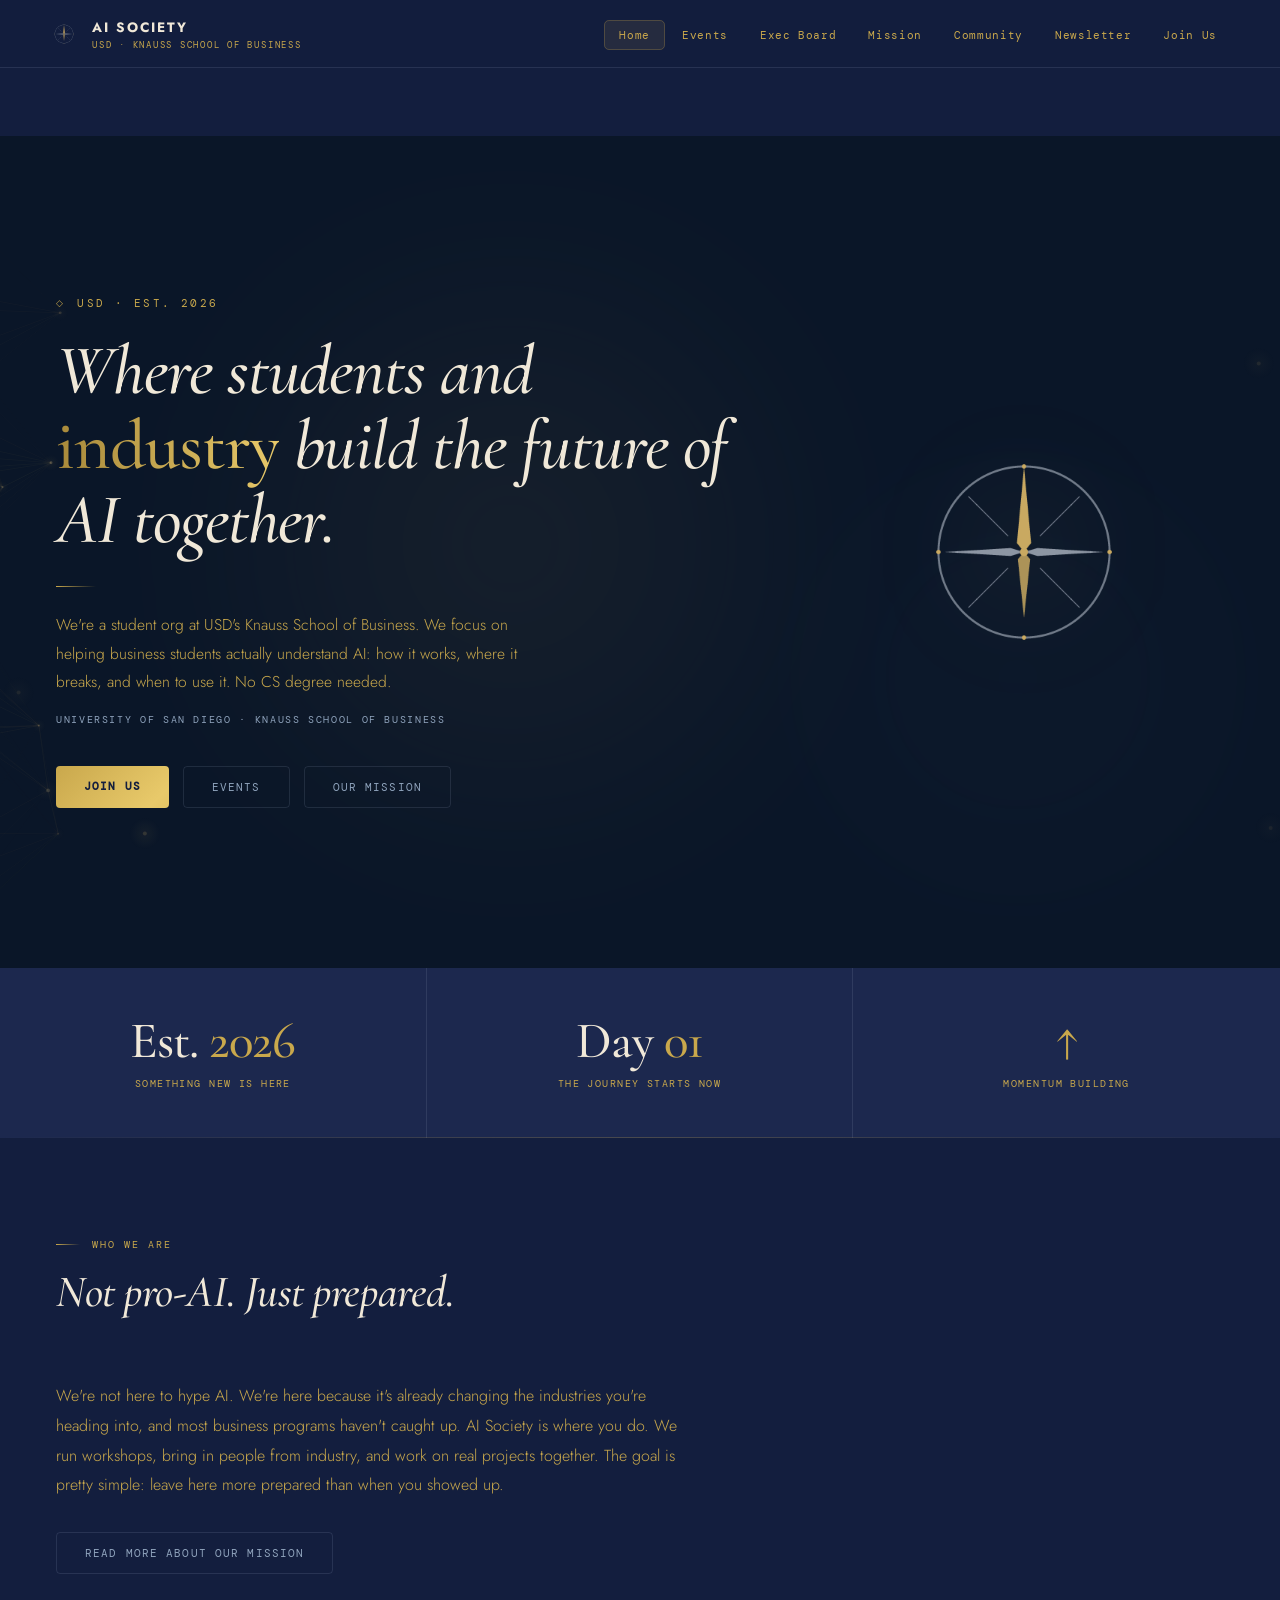
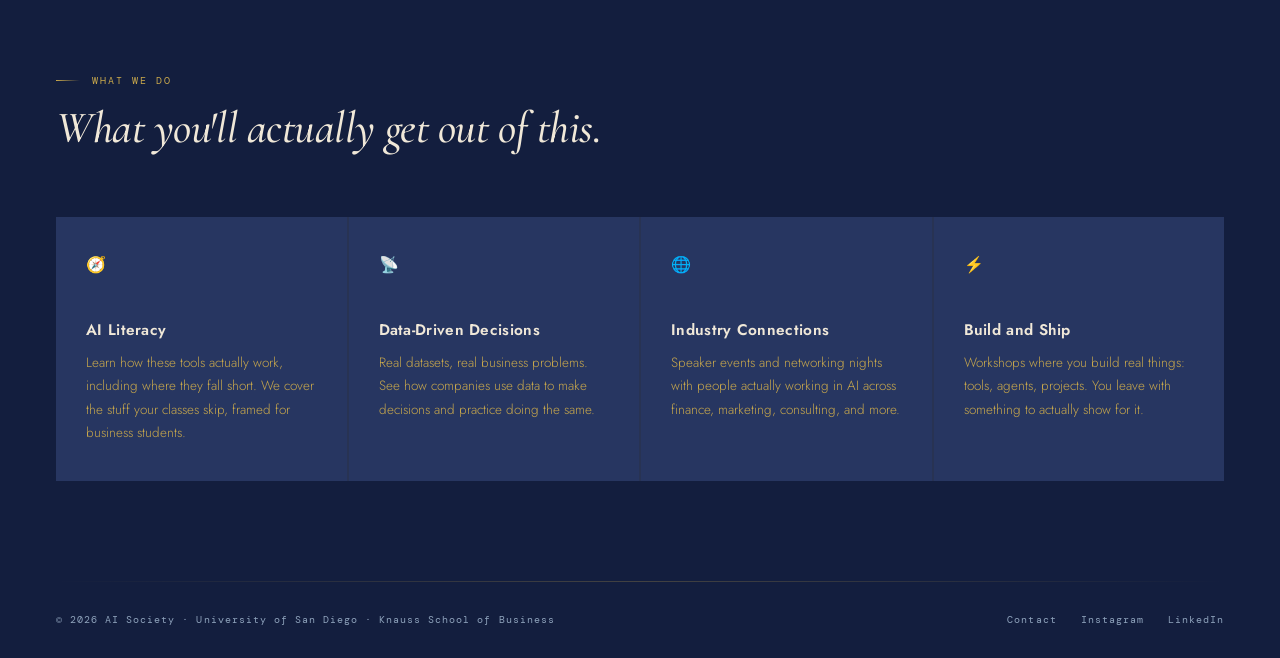
<file: index (16).html>
<!DOCTYPE html>
<html lang="en">
<head>
  <meta charset="UTF-8" />
  <meta name="viewport" content="width=device-width, initial-scale=1.0" />
  <title>AI Society — Knauss School of Business · USD</title>
  <link rel="stylesheet" href="style.css" />
  <style>
    .cal-dropdown-wrap { position: relative; }
    .cal-btn {
      font-family: 'DM Mono', monospace; font-size: 0.65rem; letter-spacing: 0.08em;
      padding: 6px 14px; border-radius: 100px; border: 1px solid rgba(201,168,76,0.3);
      background: rgba(201,168,76,0.08); color: var(--gold); cursor: pointer;
      white-space: nowrap; transition: all 0.2s;
    }
    .cal-btn:hover { background: rgba(201,168,76,0.15); border-color: rgba(201,168,76,0.5); }
    .cal-dropdown {
      display: none; position: absolute; right: 0; top: calc(100% + 8px);
      background: #1a2740; border: 1px solid var(--border); border-radius: 8px;
      overflow: hidden; min-width: 200px; z-index: 50; box-shadow: 0 12px 40px rgba(0,0,0,0.5);
    }
    .cal-dropdown.open { display: block; }
    .cal-dropdown a {
      display: block; padding: 12px 18px; font-family: 'DM Mono', monospace;
      font-size: 0.72rem; color: var(--text); text-decoration: none;
      letter-spacing: 0.05em; transition: background 0.15s;
    }
    .cal-dropdown a:hover { background: rgba(201,168,76,0.1); color: var(--gold); }

    #page-home .hero { background: #0A1628; overflow: hidden; }
    .hero-canvas-wrap { position: absolute; inset: 0; z-index: 0; }
    .hero-canvas-wrap canvas { width: 100%; height: 100%; display: block; }
    .hero-orb {
      position: absolute; border-radius: 50%; pointer-events: none; z-index: 1;
      filter: blur(120px); opacity: 0.25;
    }
    .hero-orb-1 {
      width: 650px; height: 650px; top: 10%; left: 45%; transform: translateX(-60%);
      background: radial-gradient(circle, rgba(201,169,97,0.4), transparent 70%);
      animation: orbFloat1 16s ease-in-out infinite;
    }
    .hero-orb-2 {
      width: 500px; height: 500px; top: 35%; left: 60%;
      background: radial-gradient(circle, rgba(138,149,170,0.2), transparent 70%);
      animation: orbFloat2 20s ease-in-out infinite;
    }
    @keyframes orbFloat1 {
      0%,100% { transform: translateX(-60%) translateY(0); }
      50% { transform: translateX(-55%) translateY(-20px); }
    }
    @keyframes orbFloat2 {
      0%,100% { transform: translateY(0); } 50% { transform: translateY(20px); }
    }
    #page-home .hero-inner { position: relative; z-index: 10; }

    .leader-avatar {
      width: 88px; height: 88px; overflow: hidden;
      display: flex; align-items: center; justify-content: center;
    }
    .leader-avatar img {
      width: 100%; height: 100%; object-fit: cover;
      object-position: center 20%; border-radius: 50%;
    }

    /* Newsletter grid */
    .newsletter-grid {
      display: grid;
      grid-template-columns: repeat(auto-fill, minmax(280px, 1fr));
      gap: 20px;
      margin-top: 8px;
    }
    .newsletter-card {
      background: var(--navy-mid);
      border: 1px solid var(--border);
      border-radius: 10px;
      padding: 28px;
      text-decoration: none;
      display: block;
      transition: all 0.3s;
      position: relative;
      overflow: hidden;
    }
    .newsletter-card::after {
      content: '';
      position: absolute;
      bottom: 0; left: 0; right: 0; height: 2px;
      background: linear-gradient(90deg, transparent, var(--gold), transparent);
      opacity: 0; transition: opacity 0.3s;
    }
    .newsletter-card:hover { border-color: rgba(201,168,76,0.25); transform: translateY(-3px); }
    .newsletter-card:hover::after { opacity: 1; }
    .newsletter-issue {
      font-family: 'DM Mono', monospace; font-size: 0.65rem;
      letter-spacing: 0.15em; text-transform: uppercase;
      color: var(--gold); margin-bottom: 10px; display: block;
    }
    .newsletter-title {
      font-family: 'Syne', sans-serif; font-size: 1rem;
      font-weight: 700; color: var(--heading); margin-bottom: 8px;
    }
    .newsletter-desc {
      font-size: 0.82rem; color: var(--text-muted);
      line-height: 1.65; font-weight: 300;
    }
    .newsletter-arrow {
      display: inline-block; margin-top: 16px;
      font-family: 'DM Mono', monospace; font-size: 0.7rem;
      color: var(--gold); letter-spacing: 0.08em;
    }
    .newsletter-empty {
      grid-column: 1 / -1;
      padding: 64px 40px;
      background: var(--navy-mid);
      border: 1px dashed var(--border);
      border-radius: 10px;
      text-align: center;
    }
    .newsletter-empty p {
      font-family: 'Cormorant Garamond', serif;
      font-size: 1.2rem; font-style: italic;
      color: var(--text-muted); margin: 0;
    }
    .newsletter-empty span {
      display: block; margin-top: 8px;
      font-family: 'DM Mono', monospace;
      font-size: 0.7rem; color: var(--text-dim);
      letter-spacing: 0.1em;
    }

    /* Past events styling */
    .event-card.past { opacity: 0.6; }
    .event-card.past:hover { opacity: 0.85; }
    .tag-past { background: rgba(143,163,188,0.08); color: var(--text-muted); border: 1px solid rgba(143,163,188,0.15); }
  </style>
</head>
<body>

  <nav>
    <a class="nav-logo" href="#" onclick="showPage('home')">
      <img src="logo.png" alt="AI Society compass logo" />
      <div class="nav-logo-text">
        <span class="nav-logo-name">AI Society</span>
        <span class="nav-logo-sub">USD · Knauss School of Business</span>
      </div>
    </a>
    <ul class="nav-links">
      <li><a href="#" onclick="showPage('home')"         id="nav-home"         class="active">Home</a></li>
      <li><a href="#" onclick="showPage('events')"       id="nav-events"       >Events</a></li>
      <li><a href="#" onclick="showPage('leadership')"   id="nav-leadership"   >Exec Board</a></li>
      <li><a href="#" onclick="showPage('mission')"      id="nav-mission"      >Mission</a></li>
      <li><a href="#" onclick="showPage('community')"    id="nav-community"    >Community</a></li>
      <li><a href="#" onclick="showPage('newsletters')"  id="nav-newsletters"  >Newsletter</a></li>
      <li><a href="#" onclick="showPage('joinus')"       id="nav-joinus"       >Join Us</a></li>
    </ul>
  </nav>

  <!-- ══ HOME ══ -->
  <div class="page active" id="page-home">
    <section class="hero">
      <div class="hero-canvas-wrap"><canvas id="heroCanvas"></canvas></div>
      <div class="hero-orb hero-orb-1"></div>
      <div class="hero-orb hero-orb-2"></div>
      <div class="hero-inner">
        <div class="hero-left">
          <div class="hero-eyebrow fade-up delay-1">USD · Est. 2026</div>
          <h1 class="fade-up delay-2">Where students and <em>industry</em> build the future of AI together.</h1>
          <div class="hero-rule fade-up delay-2"></div>
          <p class="hero-desc fade-up delay-3">
            We're a student org at USD's Knauss School of Business. We focus on helping business students actually understand AI: how it works, where it breaks, and when to use it. No CS degree needed.
          </p>
          <p class="hero-sub fade-up delay-3">University of San Diego · Knauss School of Business</p>
          <div class="btn-row fade-up delay-4">
            <a class="btn btn-primary"   href="#" onclick="showPage('joinus')">Join Us</a>
            <a class="btn btn-secondary" href="#" onclick="showPage('events')">Events</a>
            <a class="btn btn-secondary" href="#" onclick="showPage('mission')">Our Mission</a>
          </div>
        </div>
        <div class="hero-compass">
          <img src="logo.png" alt="AI Society compass" style="border:none; background:transparent; box-shadow:none;" />
        </div>
      </div>
    </section>

    <div class="stats-bar">
      <div class="stat-item">
        <span class="stat-num">Est. <span>2026</span></span>
        <span class="stat-label">Something new is here</span>
      </div>
      <div class="stat-item">
        <span class="stat-num">Day <span>01</span></span>
        <span class="stat-label">The journey starts now</span>
      </div>
      <div class="stat-item">
        <span class="stat-num"><span>↑</span></span>
        <span class="stat-label">Momentum building</span>
      </div>
    </div>

    <!-- Mission snapshot on home page -->
    <section class="section" style="padding-bottom: 0;">
      <div class="section-header">
        <div class="section-tag">Who We Are</div>
        <h2 class="section-title">Not pro-AI. Just prepared.</h2>
      </div>
      <p style="max-width:640px; font-size:1rem; line-height:1.85; color:var(--text-muted); font-weight:300; margin-bottom:32px;">
        We're not here to hype AI. We're here because it's already changing the industries you're heading into, and most business programs haven't caught up. AI Society is where you do. We run workshops, bring in people from industry, and work on real projects together. The goal is pretty simple: leave here more prepared than when you showed up.
      </p>
      <a class="btn btn-secondary" href="#" onclick="showPage('mission')" style="display:inline-block;">Read more about our mission</a>
    </section>

    <section class="section">
      <div class="section-header">
        <div class="section-tag">What We Do</div>
        <h2 class="section-title">What you'll actually get out of this.</h2>
      </div>
      <div class="card-grid">
        <div class="card">
          <span class="card-icon">🧭</span>
          <div class="card-title">AI Literacy</div>
          <p class="card-text">Learn how these tools actually work, including where they fall short. We cover the stuff your classes skip, framed for business students.</p>
        </div>
        <div class="card">
          <span class="card-icon">📡</span>
          <div class="card-title">Data-Driven Decisions</div>
          <p class="card-text">Real datasets, real business problems. See how companies use data to make decisions and practice doing the same.</p>
        </div>
        <div class="card">
          <span class="card-icon">🌐</span>
          <div class="card-title">Industry Connections</div>
          <p class="card-text">Speaker events and networking nights with people actually working in AI across finance, marketing, consulting, and more.</p>
        </div>
        <div class="card">
          <span class="card-icon">⚡</span>
          <div class="card-title">Build and Ship</div>
          <p class="card-text">Workshops where you build real things: tools, agents, projects. You leave with something to actually show for it.</p>
        </div>
      </div>
    </section>

    <footer>
      <div class="footer-left">© 2026 AI Society · University of San Diego · Knauss School of Business</div>
      <div class="footer-links">
        <a href="mailto:usdaisociety@gmail.com">Contact</a>
        <a href="https://www.instagram.com/usdaisociety/" target="_blank" rel="noopener">Instagram</a>
        <a href="https://www.linkedin.com/company/usd-ai-society" target="_blank" rel="noopener">LinkedIn</a>
      </div>
    </footer>
  </div>

  <!-- ══ EVENTS ══ -->
  <div class="page" id="page-events">
    <section class="section">
      <div class="section-header">
        <div class="section-tag">What's On</div>
        <h2 class="section-title">Events</h2>
      </div>

      <p style="font-size:0.92rem; color:var(--text-muted); font-weight:300; margin-bottom:48px; max-width:560px; line-height:1.8;">
        We're just getting started. More events are being planned right now. Follow us on Instagram and LinkedIn so you hear about them first.
      </p>

      <!-- Upcoming placeholder -->
      <div class="section-tag" style="margin-bottom:20px;">Upcoming</div>
      <div style="padding:40px; background:var(--navy-mid); border:1px dashed var(--border); border-radius:8px; max-width:600px; margin-bottom:48px;">
        <p style="font-family:'Cormorant Garamond',serif; font-size:1.3rem; font-style:italic; color:var(--heading); line-height:1.5; margin:0 0 10px;">
          Our first workshop is coming.
        </p>
        <p style="font-size:0.88rem; color:var(--text-muted); font-weight:300; line-height:1.75; margin:0;">
          We're putting the details together now. It'll be in the next newsletter, so make sure you're on the list.
        </p>
      </div>

      <!-- Past events -->
      <div class="section-tag" style="margin-bottom:20px;">Past</div>
      <div class="events-list">
        <div class="event-card past">
          <div class="event-date">
            <span class="event-month">Sept</span>
            <span class="event-day">15</span>
          </div>
          <div class="event-divider"></div>
          <div class="event-info">
            <h3>Alcalá Bazaar</h3>
            <p>University of San Diego · We tabled at the Alcalá Bazaar and met a lot of you there. Thanks for stopping by.</p>
          </div>
          <span class="event-tag tag-past">Happened</span>
        </div>
      </div>
    </section>

    <footer>
      <div class="footer-left">© 2026 AI Society · University of San Diego · Knauss School of Business</div>
      <div class="footer-links">
        <a href="mailto:usdaisociety@gmail.com">Contact</a>
        <a href="https://www.instagram.com/usdaisociety/" target="_blank" rel="noopener">Instagram</a>
        <a href="https://www.linkedin.com/company/usd-ai-society" target="_blank" rel="noopener">LinkedIn</a>
      </div>
    </footer>
  </div>

  <!-- ══ EXEC BOARD ══ -->
  <div class="page" id="page-leadership">
    <section class="section">
      <div class="section-header">
        <div class="section-tag">The Team</div>
        <h2 class="section-title">Meet the Executive Board</h2>
      </div>
      <div class="leadership-grid">
        <div class="leader-card">
          <div class="leader-avatar"><img src="photos/nick-tamer.jpg" alt="Nick Tamer" onerror="this.parentElement.innerText='NT'"></div>
          <div class="leader-name">Nick Tamer</div>
          <span class="leader-role">Chief Executive Officer</span>
          <p class="leader-bio">Setting the vision and leading AI Society's growth at the intersection of AI and business education.</p>
        </div>
        <div class="leader-card">
          <div class="leader-avatar"><img src="photos/maxim-golubev.jpg" alt="Maxim Golubev" onerror="this.parentElement.innerText='MG'"></div>
          <div class="leader-name">Maxim Golubev</div>
          <span class="leader-role">Chief Operating Officer</span>
          <p class="leader-bio">Keeping operations running smoothly and ensuring every member gets real value from the org.</p>
        </div>
        <div class="leader-card">
          <div class="leader-avatar"><img src="photos/ari-price.jpg" alt="Ari Price" onerror="this.parentElement.innerText='AP'"></div>
          <div class="leader-name">Ari Price</div>
          <span class="leader-role">Chief Marketing Officer</span>
          <p class="leader-bio">Leading brand strategy, digital presence, and outreach across all AI Society platforms.</p>
        </div>
        <div class="leader-card">
          <div class="leader-avatar"><img src="photos/isaiah-razavi.jpg" alt="Isaiah Razavi" onerror="this.parentElement.innerText='IR'"></div>
          <div class="leader-name">Isaiah Razavi</div>
          <span class="leader-role">Director of External Relations</span>
          <p class="leader-bio">Building industry partnerships and expanding AI Society's network beyond campus.</p>
        </div>
        <div class="leader-card">
          <div class="leader-avatar"><img src="photos/carter-voerge.jpg" alt="Carter Voerge" onerror="this.parentElement.innerText='CV'"></div>
          <div class="leader-name">Carter Voerge</div>
          <span class="leader-role">Chief Financial Officer</span>
          <p class="leader-bio">Managing the org's budget, funding strategy, and financial operations.</p>
        </div>
        <div class="leader-card">
          <div class="leader-avatar"><img src="photos/hayaa-khetia.jpg" alt="Hayaa Khetia" onerror="this.parentElement.innerText='HK'"></div>
          <div class="leader-name">Hayaa Khetia</div>
          <span class="leader-role">Secretary</span>
          <p class="leader-bio">Keeping the board aligned, communications organized, and nothing falling through the cracks.</p>
        </div>
        <div class="leader-card">
          <div class="leader-avatar"><img src="photos/alan-lerchbacker.jpg" alt="Alan Lerchbacker" onerror="this.parentElement.innerText='AL'"></div>
          <div class="leader-name">Alan Lerchbacker</div>
          <span class="leader-role">Faculty Advisor</span>
          <p class="leader-bio">Providing academic guidance and connecting AI Society to the broader Knauss School of Business.</p>
        </div>
      </div>
    </section>
    <footer>
      <div class="footer-left">© 2026 AI Society · University of San Diego · Knauss School of Business</div>
      <div class="footer-links">
        <a href="mailto:usdaisociety@gmail.com">Contact</a>
        <a href="https://www.instagram.com/usdaisociety/" target="_blank" rel="noopener">Instagram</a>
        <a href="https://www.linkedin.com/company/usd-ai-society" target="_blank" rel="noopener">LinkedIn</a>
      </div>
    </footer>
  </div>

  <!-- ══ MISSION ══ -->
  <div class="page" id="page-mission">
    <section class="section">
      <div class="section-header">
        <div class="section-tag">Who We Are</div>
        <h2 class="section-title">Our Mission</h2>
      </div>

      <!-- Constitution line -->
      <div style="max-width:720px; margin-bottom:56px; padding:28px 32px; border-left:2px solid var(--gold); background:var(--navy-mid); border-radius:0 8px 8px 0;">
        <p style="font-family:'Cormorant Garamond',serif; font-size:1.15rem; font-style:italic; color:var(--heading); line-height:1.65; margin:0;">
          "To foster a community of USD students who are prepared to lead in a future shaped by artificial intelligence, grounded in a commitment to the ethical and responsible use of AI in business."
        </p>
        <p style="font-family:'DM Mono',monospace; font-size:0.65rem; letter-spacing:0.14em; text-transform:uppercase; color:var(--text-dim); margin:12px 0 0;">AI Society Constitution</p>
      </div>

      <div class="mission-layout">
        <div>
          <p class="mission-statement">"We believe AI is going to show up in every job, not only the technical ones."</p>
          <p class="mission-body">
            That's the whole reason this org exists. Finance, marketing, consulting, operations — these fields are already changing. Most business programs haven't caught up yet, and most students are graduating without ever really engaging with AI in a serious way.
          </p>
          <p class="mission-body">
            We're not a fan club. We don't think AI is the answer to everything. We do think that not understanding it is a real liability, and that's what we're here to address.
          </p>
          <p class="mission-body">
            That means learning how the tools work, but also learning where they fail: the bias, the hallucinations, the open questions around IP and ethics. The students who do well in this environment won't be the ones who hype it. They'll be the ones who think clearly about it.
          </p>
        </div>
        <div class="values-list">
          <div class="value-item">
            <span class="value-num">01</span>
            <div class="value-content">
              <h4>Accessible to everyone</h4>
              <p>No CS background needed. If you're a business student curious about AI, you belong here.</p>
            </div>
          </div>
          <div class="value-item">
            <span class="value-num">02</span>
            <div class="value-content">
              <h4>Build and ship</h4>
              <p>Build the prototype, then argue about it. We learn by making real things, not sitting through decks.</p>
            </div>
          </div>
          <div class="value-item">
            <span class="value-num">03</span>
            <div class="value-content">
              <h4>Honest about AI's limits</h4>
              <p>Bias, hallucinations, IP concerns. We talk about all of it. Being informed means knowing where these tools fall short, not just where they work.</p>
            </div>
          </div>
          <div class="value-item">
            <span class="value-num">04</span>
            <div class="value-content">
              <h4>Show up for each other</h4>
              <p>We're a team. The relationships built here matter as much as anything else you'll take from it.</p>
            </div>
          </div>
        </div>
      </div>

      <!-- How we started -->
      <div style="margin-top:80px; padding-top:64px; border-top:1px solid var(--border);">
        <div class="section-tag" style="margin-bottom:20px;">How we started</div>
        <h2 style="font-family:'Cormorant Garamond',serif; font-size:clamp(1.6rem,2.5vw,2.2rem); font-style:italic; font-weight:600; color:var(--heading); letter-spacing:-0.01em; line-height:1.2; margin-bottom:28px;">It started in a classroom.</h2>
        <div style="max-width:660px;">
          <p class="mission-body">
            The AI Society grew out of Dr. Alan Lerchbacker's MGMT 300 class in spring 2026. A group of his students wanted a place at USD to actually learn AI instead of just reading headlines about it, so they started one.
          </p>
          <p class="mission-body">
            By May, there was a board. The rest is history still being made.
          </p>
          <div style="margin-top:28px; display:flex; align-items:center; gap:16px;">
            <img src="photos/alan-lerchbacker.jpg" alt="Dr. Alan Lerchbacker" style="width:48px; height:48px; border-radius:50%; object-fit:cover; border:1px solid rgba(201,168,76,0.25);">
            <div>
              <p style="font-family:'Jost',sans-serif; font-size:0.88rem; font-weight:600; color:var(--heading); margin:0;">Dr. Alan Lerchbacker</p>
              <p style="font-family:'DM Mono',monospace; font-size:0.65rem; letter-spacing:0.1em; text-transform:uppercase; color:var(--gold); margin:4px 0 0;">Faculty Advisor</p>
            </div>
          </div>
        </div>
      </div>

    </section>
    <footer>
      <div class="footer-left">© 2026 AI Society · University of San Diego · Knauss School of Business</div>
      <div class="footer-links">
        <a href="mailto:usdaisociety@gmail.com">Contact</a>
        <a href="https://www.instagram.com/usdaisociety/" target="_blank" rel="noopener">Instagram</a>
        <a href="https://www.linkedin.com/company/usd-ai-society" target="_blank" rel="noopener">LinkedIn</a>
      </div>
    </footer>
  </div>

  <!-- ══ COMMUNITY ══ -->
  <div class="page" id="page-community">
    <section class="section">
      <div class="section-header">
        <div class="section-tag">Get Involved</div>
        <h2 class="section-title">Community Collaboration</h2>
      </div>
      <div class="mission-layout">
        <div>
          <p class="mission-statement">"The best learning happens alongside people actually doing the work."</p>
          <p class="mission-body">
            We're looking for companies, professionals, and organizations who want to connect with a new generation of business students. Students who take AI seriously and think critically about it.
          </p>
          <p class="mission-body">
            We're new, which means there's real room to shape what this looks like from day one. If you want to run a workshop, speak to the group, bring a real problem for members to work on, or just stay in touch, reach out.
          </p>
          <div style="margin-top:40px;">
            <a class="btn btn-primary" href="mailto:usdaisociety@gmail.com">Get in Touch</a>
          </div>
        </div>
        <div class="values-list">
          <div class="value-item">
            <span class="value-num">◇</span>
            <div class="value-content">
              <h4>Speaker & Guest Engagements</h4>
              <p>Come talk to us. Speaker series and panels connect your work directly with students who are paying attention.</p>
            </div>
          </div>
          <div class="value-item">
            <span class="value-num">◇</span>
            <div class="value-content">
              <h4>Workshops & Labs</h4>
              <p>Run a hands-on session using your actual tools and workflows. Members leave with something real.</p>
            </div>
          </div>
          <div class="value-item">
            <span class="value-num">◇</span>
            <div class="value-content">
              <h4>Real Project Briefs</h4>
              <p>Bring us a real problem. Members work on it, you get a fresh perspective. Everyone learns something.</p>
            </div>
          </div>
          <div class="value-item">
            <span class="value-num">◇</span>
            <div class="value-content">
              <h4>Recruiting Pipeline</h4>
              <p>Business students who understand AI are rare. If you're hiring interns or new grads, we're a good place to start.</p>
            </div>
          </div>
          <div class="value-item">
            <span class="value-num">◇</span>
            <div class="value-content">
              <h4>Founding Partner</h4>
              <p>We're brand new. There's a real opportunity to be one of the first organizations we build with and help shape what that relationship looks like going forward.</p>
            </div>
          </div>
        </div>
      </div>
      <!-- Community Impact -->
      <div style="margin-top:80px; padding-top:64px; border-top:1px solid var(--border);">
        <div class="section-tag" style="margin-bottom:20px;">Community Impact</div>
        <h2 style="font-family:'Cormorant Garamond',serif; font-size:clamp(1.6rem,2.5vw,2.2rem); font-style:italic; font-weight:600; color:var(--heading); letter-spacing:-0.01em; line-height:1.2; margin-bottom:28px;">Putting it into practice.</h2>
        <div style="display:grid; grid-template-columns:repeat(auto-fit,minmax(260px,1fr)); gap:16px; max-width:860px;">
          <div style="background:var(--navy-mid); border:1px solid var(--border); border-radius:8px; padding:32px 28px;">
            <p style="font-family:'DM Mono',monospace; font-size:0.65rem; letter-spacing:0.14em; text-transform:uppercase; color:var(--gold); margin:0 0 12px;">Project 01 · In Progress</p>
            <p style="font-family:'Jost',sans-serif; font-size:0.95rem; font-weight:600; color:var(--heading); margin:0 0 10px;">First community project</p>
            <p style="font-size:0.85rem; color:var(--text-muted); font-weight:300; line-height:1.7; margin:0;">
              Our first community project is in the works. We're still in the early stages, but we're excited about what it's shaping up to be. Keep an eye out for updates.
            </p>
          </div>
          <div style="background:var(--navy-mid); border:1px dashed var(--border); border-radius:8px; padding:32px 28px; display:flex; align-items:center; justify-content:center;">
            <p style="font-family:'Cormorant Garamond',serif; font-size:1.05rem; font-style:italic; color:var(--text-dim); text-align:center; margin:0; line-height:1.6;">More to come as the year unfolds.</p>
          </div>
        </div>
      </div>

    </section>
    <footer>
      <div class="footer-left">© 2026 AI Society · University of San Diego · Knauss School of Business</div>
      <div class="footer-links">
        <a href="mailto:usdaisociety@gmail.com">Contact</a>
        <a href="https://www.instagram.com/usdaisociety/" target="_blank" rel="noopener">Instagram</a>
        <a href="https://www.linkedin.com/company/usd-ai-society" target="_blank" rel="noopener">LinkedIn</a>
      </div>
    </footer>
  </div>

  <!-- ══ NEWSLETTER ══ -->
  <div class="page" id="page-newsletters">
    <section class="section">
      <div class="section-header">
        <div class="section-tag">Every Monday</div>
        <h2 class="section-title">Newsletter</h2>
      </div>
      <p style="font-size:0.92rem; color:var(--text-muted); font-weight:300; margin-bottom:48px; max-width:560px; line-height:1.8;">
        We write every Monday. What's coming up, a few things worth reading in AI and business, and how to get involved. Every issue is archived here as it goes out.
      </p>
      <div class="newsletter-grid">
        <a class="newsletter-card" href="issue-01-updated.html" target="_blank" rel="noopener">
          <span class="newsletter-issue">Issue 01 · Sept 16, 2026</span>
          <div class="newsletter-title">Welcome. We're just getting started.</div>
          <p class="newsletter-desc">A thank you from the Alcalá Bazaar, our first event teaser, and what AI Society is actually about.</p>
          <span class="newsletter-arrow">Read →</span>
        </a>
        <div class="newsletter-card" style="cursor:default;">
          <span class="newsletter-issue">Issue 02 · Coming soon</span>
          <div class="newsletter-title" style="color:var(--text-muted);">First event details inside.</div>
          <p class="newsletter-desc">Workshop announcement, signup link, and this week's AI reading list.</p>
          <span class="newsletter-arrow" style="color:var(--text-dim);">Not yet published</span>
        </div>
      </div>
    </section>
    <footer>
      <div class="footer-left">© 2026 AI Society · University of San Diego · Knauss School of Business</div>
      <div class="footer-links">
        <a href="mailto:usdaisociety@gmail.com">Contact</a>
        <a href="https://www.instagram.com/usdaisociety/" target="_blank" rel="noopener">Instagram</a>
        <a href="https://www.linkedin.com/company/usd-ai-society" target="_blank" rel="noopener">LinkedIn</a>
      </div>
    </footer>
  </div>

  <!-- ══ JOIN US ══ -->
  <div class="page" id="page-joinus">
    <section class="section">
      <div class="section-header">
        <div class="section-tag">Become a Member</div>
        <h2 class="section-title">Join AI Society</h2>
      </div>
      <div class="mission-layout">
        <div>
          <p class="mission-statement">"No experience required. Just curiosity."</p>
          <p class="mission-body">
            AI Society is free and open to all USD students. It doesn't matter what your major is or how much you know about AI. If you're curious about where it's headed and want to be ready for it, you'll fit right in.
          </p>
          <p class="mission-body">
            You'll get access to workshops, speaker events, networking nights, and a group of people who take this stuff seriously without taking themselves too seriously.
          </p>
          <p class="mission-body">Takes less than a minute to sign up.</p>
          <div style="margin-top:40px;">
            <a class="btn btn-primary" href="https://forms.gle/fczNEGVzD31uHVJS7" target="_blank" rel="noopener">Register Now →</a>
          </div>
        </div>
        <div class="values-list">
          <div class="value-item">
            <span class="value-num">01</span>
            <div class="value-content">
              <h4>It's free</h4>
              <p>No dues, no fees. Open to every USD student.</p>
            </div>
          </div>
          <div class="value-item">
            <span class="value-num">02</span>
            <div class="value-content">
              <h4>Build real skills</h4>
              <p>Workshops and projects that give you hands-on experience with tools employers actually use.</p>
            </div>
          </div>
          <div class="value-item">
            <span class="value-num">03</span>
            <div class="value-content">
              <h4>Meet people in the industry</h4>
              <p>Speaker events and networking nights with professionals working in AI across every sector.</p>
            </div>
          </div>
          <div class="value-item">
            <span class="value-num">04</span>
            <div class="value-content">
              <h4>Something worth talking about</h4>
              <p>AI literacy is the skill of the decade. What you build here will come up in interviews.</p>
            </div>
          </div>
          <div class="value-item">
            <span class="value-num">05</span>
            <div class="value-content">
              <h4>Get in early</h4>
              <p>We launched in 2026. Founding members shape what this becomes. There's no better time.</p>
            </div>
          </div>
        </div>
      </div>
      <div style="margin-top:80px; padding:56px 48px; background:var(--navy-mid); border:1px solid rgba(201,168,76,0.2); border-radius:12px; text-align:center; position:relative; overflow:hidden;">
        <div style="position:absolute; top:0; left:50%; transform:translateX(-50%); width:300px; height:1px; background:linear-gradient(90deg,transparent,var(--gold),transparent);"></div>
        <p style="font-family:'Cormorant Garamond',serif; font-size:clamp(1.4rem,2.5vw,2rem); font-style:italic; color:var(--heading); line-height:1.4; margin-bottom:12px;">
          The future is being written now. Help write it.
        </p>
        <p style="font-size:0.88rem; color:var(--text-muted); font-weight:300; max-width:440px; margin:0 auto 36px; line-height:1.75;">
          Fill out the form and you're in. Takes less than a minute.
        </p>
        <a class="btn btn-primary" href="https://forms.gle/fczNEGVzD31uHVJS7" target="_blank" rel="noopener" style="font-size:0.85rem; padding:16px 40px;">Join AI Society. It's Free.</a>
      </div>
    </section>
    <footer>
      <div class="footer-left">© 2026 AI Society · University of San Diego · Knauss School of Business</div>
      <div class="footer-links">
        <a href="mailto:usdaisociety@gmail.com">Contact</a>
        <a href="https://www.instagram.com/usdaisociety/" target="_blank" rel="noopener">Instagram</a>
        <a href="https://www.linkedin.com/company/usd-ai-society" target="_blank" rel="noopener">LinkedIn</a>
      </div>
    </footer>
  </div>

  <script src="main.js"></script>

  <script>
  const F2=0.5*(Math.sqrt(3)-1),G2=(3-Math.sqrt(3))/6;
  const grad3=[[1,1],[-1,1],[1,-1],[-1,-1],[1,0],[-1,0],[0,1],[0,-1]];
  const perm=new Uint8Array(512);
  (function(){const p=new Uint8Array(256);for(let i=0;i<256;i++)p[i]=i;for(let i=255;i>0;i--){const j=Math.floor(Math.random()*(i+1));[p[i],p[j]]=[p[j],p[i]];}for(let i=0;i<512;i++)perm[i]=p[i&255];})();
  function noise2D(x,y){const s=(x+y)*F2;const i=Math.floor(x+s),j=Math.floor(y+s);const t=(i+j)*G2;const x0=x-(i-t),y0=y-(j-t);const i1=x0>y0?1:0,j1=x0>y0?0:1;const x1=x0-i1+G2,y1=y0-j1+G2;const x2=x0-1+2*G2,y2=y0-1+2*G2;const ii=i&255,jj=j&255;let n0=0,n1=0,n2=0;let t0=0.5-x0*x0-y0*y0;if(t0>0){t0*=t0;const g=grad3[perm[ii+perm[jj]]%8];n0=t0*t0*(g[0]*x0+g[1]*y0);}let t1=0.5-x1*x1-y1*y1;if(t1>0){t1*=t1;const g=grad3[perm[ii+i1+perm[jj+j1]]%8];n1=t1*t1*(g[0]*x1+g[1]*y1);}let t2=0.5-x2*x2-y2*y2;if(t2>0){t2*=t2;const g=grad3[perm[ii+1+perm[jj+1]]%8];n2=t2*t2*(g[0]*x2+g[1]*y2);}return 70*(n0+n1+n2);}
  const C=document.getElementById('heroCanvas');
  if(C){
    const X=C.getContext('2d');let W,H,DPR;
    const isMobile=window.innerWidth<768;
    const NODE_COUNT=isMobile?50:100;const CONNECTION_DIST=isMobile?115:155;
    const nodes=[];
    function resize(){DPR=Math.min(devicePixelRatio||1,2);W=C.parentElement.offsetWidth;H=C.parentElement.offsetHeight;C.width=W*DPR;C.height=H*DPR;C.style.width=W+'px';C.style.height=H+'px';X.setTransform(DPR,0,0,DPR,0,0);}
    for(let i=0;i<NODE_COUNT;i++)nodes.push({x:Math.random()*window.innerWidth,y:Math.random()*window.innerHeight,vx:(Math.random()-0.5)*0.22,vy:(Math.random()-0.5)*0.22,sz:0.8+Math.random()*1.6,op:0.1+Math.random()*0.3,pulsePhase:Math.random()*Math.PI*2,pulseSpeed:0.005+Math.random()*0.01});
    const signals=[];let lastSig=0,startT=null;
    function frame(ts){
      if(!startT)startT=ts;const elapsed=ts-startT;const nt=elapsed*0.00007;
      X.clearRect(0,0,W,H);
      for(const n of nodes){const nv=noise2D(n.x*0.0018,n.y*0.0018+nt);n.vx+=Math.cos(nv*Math.PI*2)*0.007;n.vy+=Math.sin(nv*Math.PI*2)*0.007;n.vx*=0.993;n.vy*=0.993;n.x+=n.vx;n.y+=n.vy;n.pulsePhase+=n.pulseSpeed;if(n.x<-30)n.x=W+30;if(n.x>W+30)n.x=-30;if(n.y<-30)n.y=H+30;if(n.y>H+30)n.y=-30;}
      for(let a=0;a<nodes.length;a++){for(let b=a+1;b<nodes.length;b++){const dx=nodes[a].x-nodes[b].x,dy=nodes[a].y-nodes[b].y;const d=Math.sqrt(dx*dx+dy*dy);if(d<CONNECTION_DIST){const fade=1-d/CONNECTION_DIST;X.strokeStyle='rgba(201,169,97,'+(fade*0.14)+')';X.lineWidth=0.6;X.beginPath();X.moveTo(nodes[a].x,nodes[a].y);X.lineTo(nodes[b].x,nodes[b].y);X.stroke();}}}
      if(elapsed-lastSig>700){lastSig=elapsed;for(let a=0;a<nodes.length;a++){for(let b=a+1;b<nodes.length;b++){const dx=nodes[a].x-nodes[b].x,dy=nodes[a].y-nodes[b].y;if(Math.sqrt(dx*dx+dy*dy)<CONNECTION_DIST&&Math.random()<0.004){signals.push({a,b,progress:0,speed:0.006+Math.random()*0.008});break;}}}}
      for(let i=signals.length-1;i>=0;i--){const s=signals[i];s.progress+=s.speed;if(s.progress>1){signals.splice(i,1);continue;}const na=nodes[s.a],nb=nodes[s.b];const sx=na.x+(nb.x-na.x)*s.progress,sy=na.y+(nb.y-na.y)*s.progress;const sA=Math.sin(s.progress*Math.PI)*0.8;X.fillStyle='rgba(201,169,97,'+sA+')';X.beginPath();X.arc(sx,sy,2,0,Math.PI*2);X.fill();const g=X.createRadialGradient(sx,sy,0,sx,sy,16);g.addColorStop(0,'rgba(201,169,97,'+sA*0.35+')');g.addColorStop(1,'rgba(201,169,97,0)');X.fillStyle=g;X.beginPath();X.arc(sx,sy,16,0,Math.PI*2);X.fill();}
      for(const n of nodes){const pulse=0.7+0.3*Math.sin(n.pulsePhase);const alpha=n.op*pulse;const g=X.createRadialGradient(n.x,n.y,0,n.x,n.y,n.sz*6);g.addColorStop(0,'rgba(201,169,97,'+alpha*0.25+')');g.addColorStop(1,'rgba(201,169,97,0)');X.fillStyle=g;X.beginPath();X.arc(n.x,n.y,n.sz*6,0,Math.PI*2);X.fill();X.fillStyle='rgba(217,189,126,'+alpha*1.3+')';X.beginPath();X.arc(n.x,n.y,n.sz,0,Math.PI*2);X.fill();}
      requestAnimationFrame(frame);
    }
    resize();window.addEventListener('resize',resize);requestAnimationFrame(frame);
  }
  </script>

  <script>
  function toggleCal(btn) {
    const dropdown = btn.nextElementSibling;
    dropdown.classList.toggle('open');
    document.addEventListener('click', function close(e) {
      if (!btn.parentElement.contains(e.target)) {
        dropdown.classList.remove('open');
        document.removeEventListener('click', close);
      }
    });
  }
  function downloadICS() {
    const ics = ['BEGIN:VCALENDAR','VERSION:2.0','PRODID:-//AI Society USD//EN','BEGIN:VEVENT','DTSTART:20260915T100000','DTEND:20260915T140000','SUMMARY:Alcalá Bazaar — AI Society','DESCRIPTION:Stop by the AI Society table to learn about the org\\, meet the exec board\\, and find out how to get involved.','LOCATION:University of San Diego','END:VEVENT','END:VCALENDAR'].join('\r\n');
    const blob = new Blob([ics], { type: 'text/calendar' });
    const a = document.createElement('a');
    a.href = URL.createObjectURL(blob); a.download = 'alcala-bazaar-ai-society.ics'; a.click();
  }
  </script>

</body>
</html>
</file>
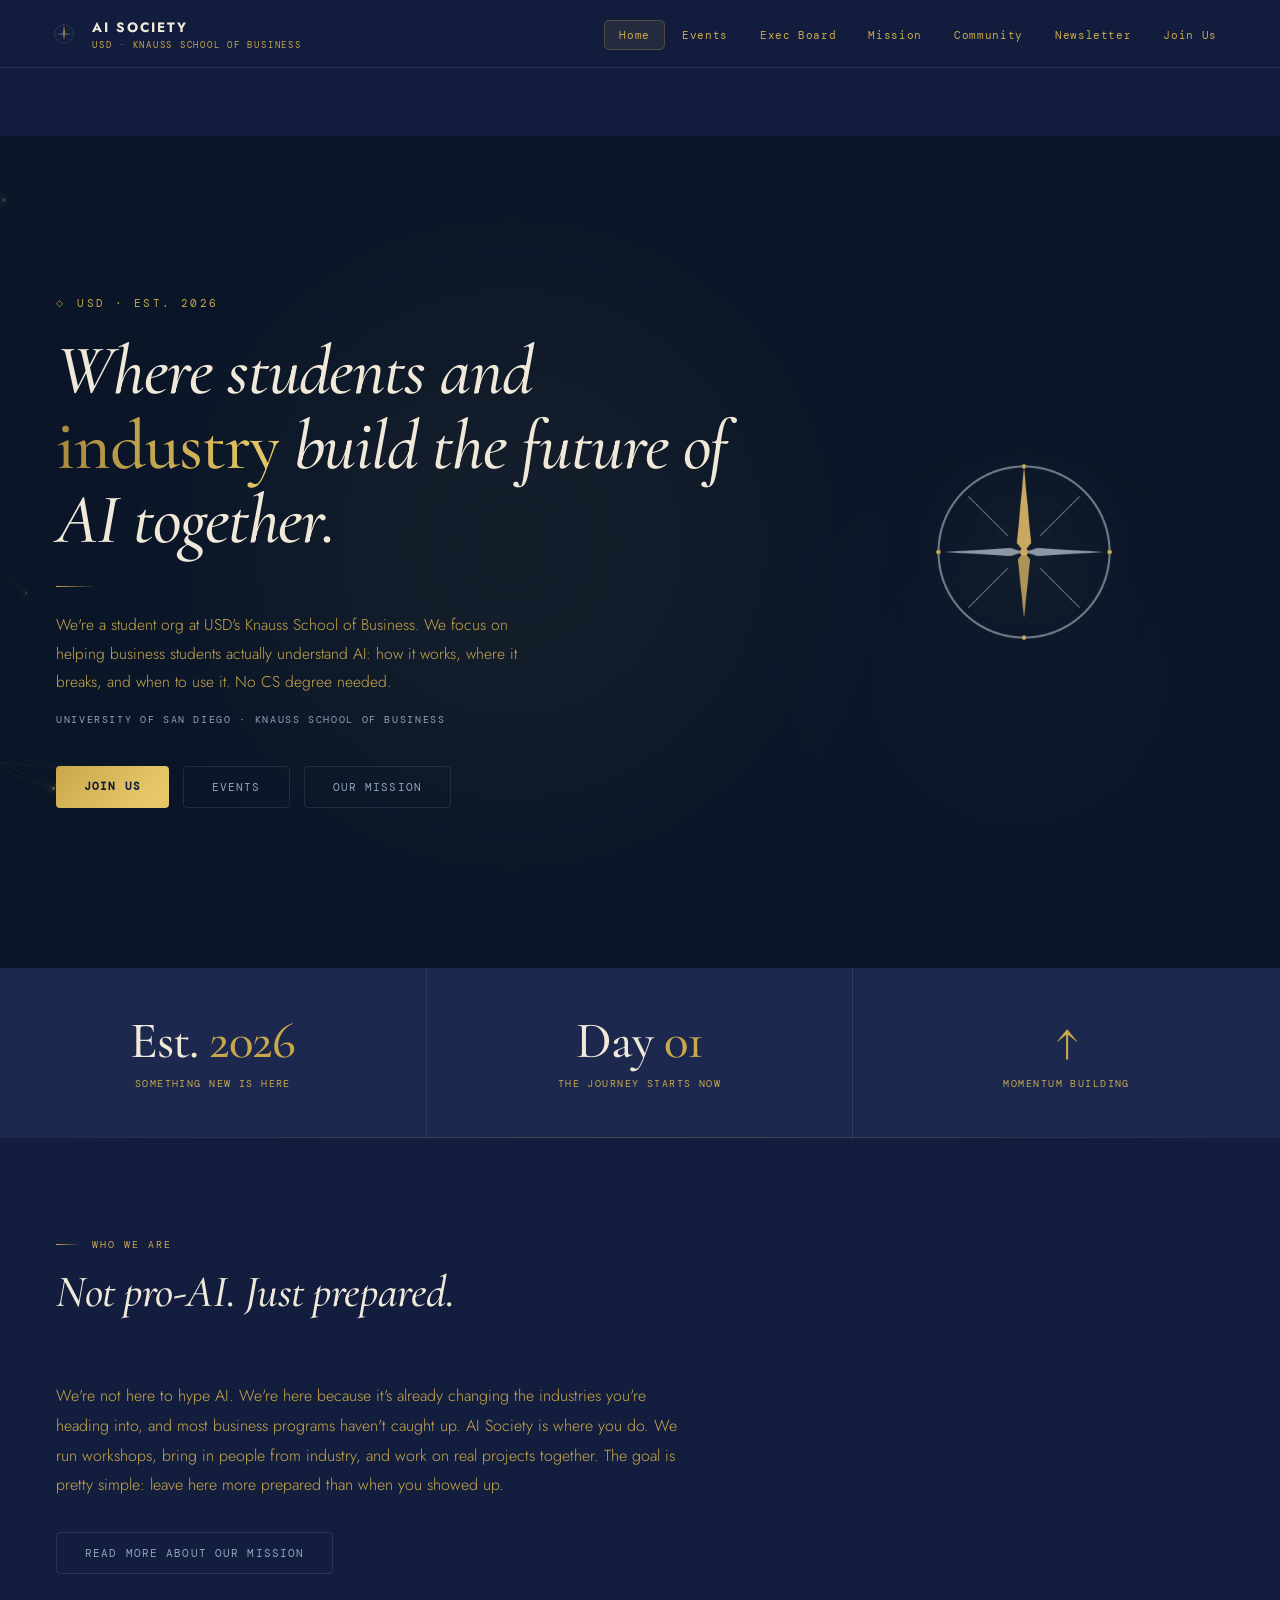
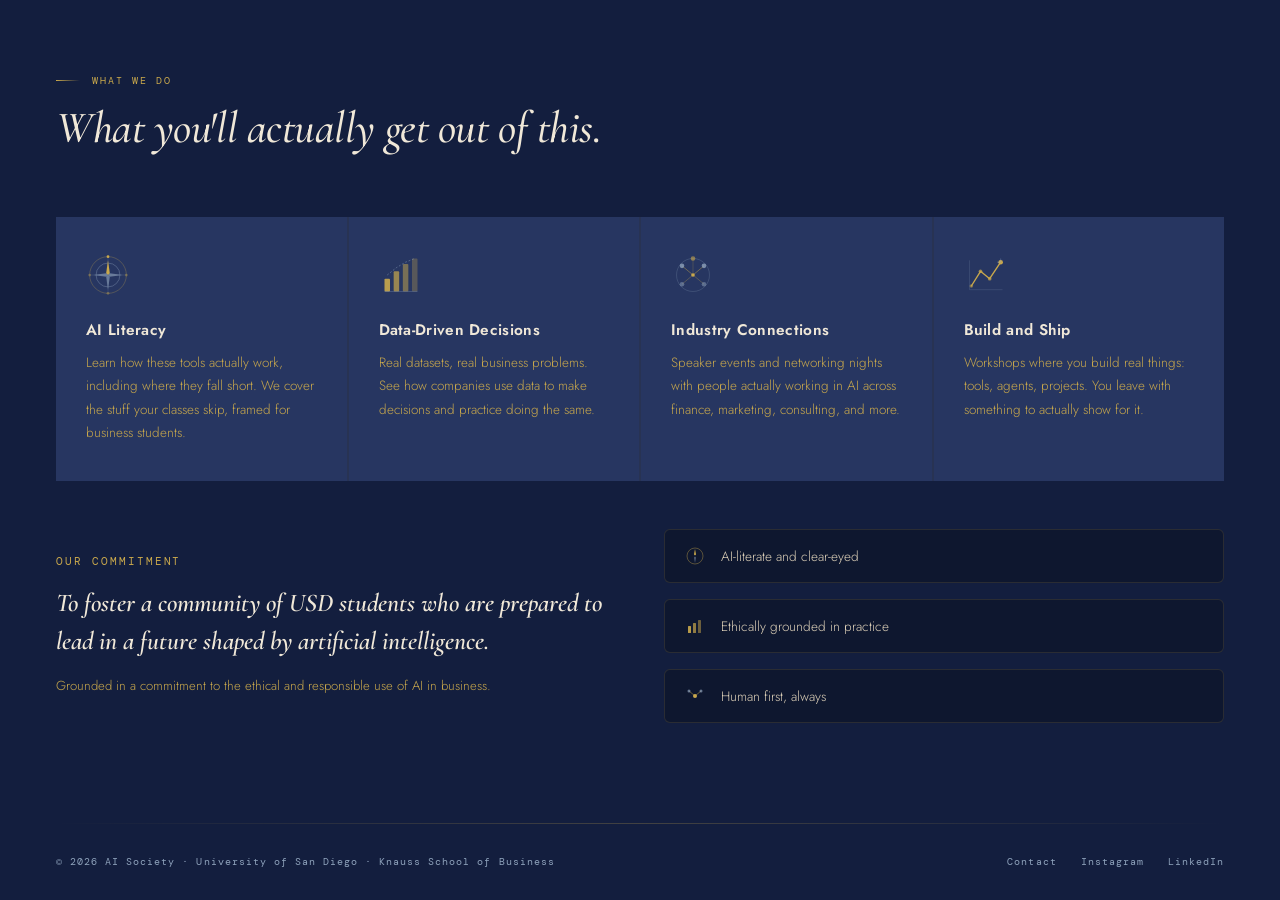
<file: index (17).html>
<!DOCTYPE html>
<html lang="en">
<head>
  <meta charset="UTF-8" />
  <meta name="viewport" content="width=device-width, initial-scale=1.0" />
  <title>AI Society — Knauss School of Business · USD</title>
  <link rel="stylesheet" href="style.css" />
  <style>
    .cal-dropdown-wrap { position: relative; }
    .cal-btn {
      font-family: 'DM Mono', monospace; font-size: 0.65rem; letter-spacing: 0.08em;
      padding: 6px 14px; border-radius: 100px; border: 1px solid rgba(201,168,76,0.3);
      background: rgba(201,168,76,0.08); color: var(--gold); cursor: pointer;
      white-space: nowrap; transition: all 0.2s;
    }
    .cal-btn:hover { background: rgba(201,168,76,0.15); border-color: rgba(201,168,76,0.5); }
    .cal-dropdown {
      display: none; position: absolute; right: 0; top: calc(100% + 8px);
      background: #1a2740; border: 1px solid var(--border); border-radius: 8px;
      overflow: hidden; min-width: 200px; z-index: 50; box-shadow: 0 12px 40px rgba(0,0,0,0.5);
    }
    .cal-dropdown.open { display: block; }
    .cal-dropdown a {
      display: block; padding: 12px 18px; font-family: 'DM Mono', monospace;
      font-size: 0.72rem; color: var(--text); text-decoration: none;
      letter-spacing: 0.05em; transition: background 0.15s;
    }
    .cal-dropdown a:hover { background: rgba(201,168,76,0.1); color: var(--gold); }

    #page-home .hero { background: #0A1628; overflow: hidden; }
    .hero-canvas-wrap { position: absolute; inset: 0; z-index: 0; }
    .hero-canvas-wrap canvas { width: 100%; height: 100%; display: block; }
    .hero-orb {
      position: absolute; border-radius: 50%; pointer-events: none; z-index: 1;
      filter: blur(120px); opacity: 0.25;
    }
    .hero-orb-1 {
      width: 650px; height: 650px; top: 10%; left: 45%; transform: translateX(-60%);
      background: radial-gradient(circle, rgba(201,169,97,0.4), transparent 70%);
      animation: orbFloat1 16s ease-in-out infinite;
    }
    .hero-orb-2 {
      width: 500px; height: 500px; top: 35%; left: 60%;
      background: radial-gradient(circle, rgba(138,149,170,0.2), transparent 70%);
      animation: orbFloat2 20s ease-in-out infinite;
    }
    @keyframes orbFloat1 {
      0%,100% { transform: translateX(-60%) translateY(0); }
      50% { transform: translateX(-55%) translateY(-20px); }
    }
    @keyframes orbFloat2 {
      0%,100% { transform: translateY(0); } 50% { transform: translateY(20px); }
    }
    #page-home .hero-inner { position: relative; z-index: 10; }

    .leader-avatar {
      width: 88px; height: 88px; overflow: hidden;
      display: flex; align-items: center; justify-content: center;
    }
    .leader-avatar img {
      width: 100%; height: 100%; object-fit: cover;
      object-position: center 20%; border-radius: 50%;
    }

    /* Newsletter grid */
    .newsletter-grid {
      display: grid;
      grid-template-columns: repeat(auto-fill, minmax(280px, 1fr));
      gap: 20px;
      margin-top: 8px;
    }
    .newsletter-card {
      background: var(--navy-mid);
      border: 1px solid var(--border);
      border-radius: 10px;
      padding: 28px;
      text-decoration: none;
      display: block;
      transition: all 0.3s;
      position: relative;
      overflow: hidden;
    }
    .newsletter-card::after {
      content: '';
      position: absolute;
      bottom: 0; left: 0; right: 0; height: 2px;
      background: linear-gradient(90deg, transparent, var(--gold), transparent);
      opacity: 0; transition: opacity 0.3s;
    }
    .newsletter-card:hover { border-color: rgba(201,168,76,0.25); transform: translateY(-3px); }
    .newsletter-card:hover::after { opacity: 1; }
    .newsletter-issue {
      font-family: 'DM Mono', monospace; font-size: 0.65rem;
      letter-spacing: 0.15em; text-transform: uppercase;
      color: var(--gold); margin-bottom: 10px; display: block;
    }
    .newsletter-title {
      font-family: 'Syne', sans-serif; font-size: 1rem;
      font-weight: 700; color: var(--heading); margin-bottom: 8px;
    }
    .newsletter-desc {
      font-size: 0.82rem; color: var(--text-muted);
      line-height: 1.65; font-weight: 300;
    }
    .newsletter-arrow {
      display: inline-block; margin-top: 16px;
      font-family: 'DM Mono', monospace; font-size: 0.7rem;
      color: var(--gold); letter-spacing: 0.08em;
    }
    .newsletter-empty {
      grid-column: 1 / -1;
      padding: 64px 40px;
      background: var(--navy-mid);
      border: 1px dashed var(--border);
      border-radius: 10px;
      text-align: center;
    }
    .newsletter-empty p {
      font-family: 'Cormorant Garamond', serif;
      font-size: 1.2rem; font-style: italic;
      color: var(--text-muted); margin: 0;
    }
    .newsletter-empty span {
      display: block; margin-top: 8px;
      font-family: 'DM Mono', monospace;
      font-size: 0.7rem; color: var(--text-dim);
      letter-spacing: 0.1em;
    }

    /* Past events styling */
    .event-card.past { opacity: 0.6; }
    .event-card.past:hover { opacity: 0.85; }
    .tag-past { background: rgba(143,163,188,0.08); color: var(--text-muted); border: 1px solid rgba(143,163,188,0.15); }
  </style>
</head>
<body>

  <nav>
    <a class="nav-logo" href="#" onclick="showPage('home')">
      <img src="logo.png" alt="AI Society compass logo" />
      <div class="nav-logo-text">
        <span class="nav-logo-name">AI Society</span>
        <span class="nav-logo-sub">USD · Knauss School of Business</span>
      </div>
    </a>
    <ul class="nav-links">
      <li><a href="#" onclick="showPage('home')"         id="nav-home"         class="active">Home</a></li>
      <li><a href="#" onclick="showPage('events')"       id="nav-events"       >Events</a></li>
      <li><a href="#" onclick="showPage('leadership')"   id="nav-leadership"   >Exec Board</a></li>
      <li><a href="#" onclick="showPage('mission')"      id="nav-mission"      >Mission</a></li>
      <li><a href="#" onclick="showPage('community')"    id="nav-community"    >Community</a></li>
      <li><a href="#" onclick="showPage('newsletters')"  id="nav-newsletters"  >Newsletter</a></li>
      <li><a href="#" onclick="showPage('joinus')"       id="nav-joinus"       >Join Us</a></li>
    </ul>
  </nav>

  <!-- ══ HOME ══ -->
  <div class="page active" id="page-home">
    <section class="hero">
      <div class="hero-canvas-wrap"><canvas id="heroCanvas"></canvas></div>
      <div class="hero-orb hero-orb-1"></div>
      <div class="hero-orb hero-orb-2"></div>
      <div class="hero-inner">
        <div class="hero-left">
          <div class="hero-eyebrow fade-up delay-1">USD · Est. 2026</div>
          <h1 class="fade-up delay-2">Where students and <em class="gold-shimmer">industry</em> build the future of AI together.</h1>
          <div class="hero-rule fade-up delay-2"></div>
          <p class="hero-desc fade-up delay-3">
            We're a student org at USD's Knauss School of Business. We focus on helping business students actually understand AI: how it works, where it breaks, and when to use it. No CS degree needed.
          </p>
          <p class="hero-sub fade-up delay-3">University of San Diego · Knauss School of Business</p>
          <div class="btn-row fade-up delay-4">
            <a class="btn btn-primary"   href="#" onclick="showPage('joinus')">Join Us</a>
            <a class="btn btn-secondary" href="#" onclick="showPage('events')">Events</a>
            <a class="btn btn-secondary" href="#" onclick="showPage('mission')">Our Mission</a>
          </div>
        </div>
        <div class="hero-compass">
          <img src="logo.png" alt="AI Society compass" style="border:none; background:transparent; box-shadow:none;" />
        </div>
      </div>
    </section>

    <div class="stats-bar">
      <div class="stat-item">
        <span class="stat-num">Est. <span>2026</span></span>
        <span class="stat-label">Something new is here</span>
      </div>
      <div class="stat-item">
        <span class="stat-num">Day <span>01</span></span>
        <span class="stat-label">The journey starts now</span>
      </div>
      <div class="stat-item">
        <span class="stat-num"><span>↑</span></span>
        <span class="stat-label">Momentum building</span>
      </div>
    </div>

    <!-- Mission snapshot on home page -->
    <section class="section" style="padding-bottom: 0;">
      <div class="section-header">
        <div class="section-tag">Who We Are</div>
        <h2 class="section-title">Not pro-AI. Just prepared.</h2>
      </div>
      <p style="max-width:640px; font-size:1rem; line-height:1.85; color:var(--text-muted); font-weight:300; margin-bottom:32px;" class="reveal">
        We're not here to hype AI. We're here because it's already changing the industries you're heading into, and most business programs haven't caught up. AI Society is where you do. We run workshops, bring in people from industry, and work on real projects together. The goal is pretty simple: leave here more prepared than when you showed up.
      </p>
      <a class="btn btn-secondary" href="#" onclick="showPage('mission')" style="display:inline-block;">Read more about our mission</a>
    </section>

    <section class="section">
      <div class="section-header">
        <div class="section-tag">What We Do</div>
        <h2 class="section-title">What you'll actually get out of this.</h2>
      </div>
      <div class="card-grid">
        <div class="card reveal">
          <span class="card-icon">
            <svg viewBox="0 0 48 48" fill="none" xmlns="http://www.w3.org/2000/svg">
              <circle cx="24" cy="24" r="20" stroke="#c9a84c" stroke-width="1" opacity="0.3"/>
              <circle cx="24" cy="24" r="13" stroke="#8fa3bc" stroke-width="0.8" opacity="0.5"/>
              <line x1="24" y1="4" x2="24" y2="44" stroke="#8fa3bc" stroke-width="0.6" opacity="0.3"/>
              <line x1="4" y1="24" x2="44" y2="24" stroke="#8fa3bc" stroke-width="0.6" opacity="0.3"/>
              <polygon points="24,8 26,22 24,24 22,22" fill="#c9a84c"/>
              <polygon points="24,40 22,26 24,24 26,26" fill="#8fa3bc" opacity="0.6"/>
              <polygon points="8,24 22,22 24,24 22,26" fill="#8fa3bc" opacity="0.6"/>
              <polygon points="40,24 26,26 24,24 26,22" fill="#8fa3bc" opacity="0.6"/>
              <circle cx="24" cy="4"  r="1.5" fill="#c9a84c"/>
              <circle cx="24" cy="44" r="1.5" fill="#c9a84c" opacity="0.4"/>
              <circle cx="4"  cy="24" r="1.5" fill="#c9a84c" opacity="0.4"/>
              <circle cx="44" cy="24" r="1.5" fill="#c9a84c" opacity="0.4"/>
            </svg>
          </span>
          <div class="card-title">AI Literacy</div>
          <p class="card-text">Learn how these tools actually work, including where they fall short. We cover the stuff your classes skip, framed for business students.</p>
        </div>
        <div class="card reveal" style="transition-delay:0.1s">
          <span class="card-icon">
            <svg viewBox="0 0 48 48" fill="none" xmlns="http://www.w3.org/2000/svg">
              <rect x="6" y="28" width="6" height="14" rx="1" fill="#c9a84c" opacity="0.9"/>
              <rect x="16" y="20" width="6" height="22" rx="1" fill="#c9a84c" opacity="0.7"/>
              <rect x="26" y="12" width="6" height="30" rx="1" fill="#c9a84c" opacity="0.5"/>
              <rect x="36" y="6"  width="6" height="36" rx="1" fill="#c9a84c" opacity="0.3"/>
              <line x1="6" y1="42" x2="42" y2="42" stroke="#8fa3bc" stroke-width="0.8" opacity="0.4"/>
              <polyline points="9,24 19,16 29,10 39,6" stroke="#8fa3bc" stroke-width="1" stroke-dasharray="2,2" opacity="0.5" fill="none"/>
            </svg>
          </span>
          <div class="card-title">Data-Driven Decisions</div>
          <p class="card-text">Real datasets, real business problems. See how companies use data to make decisions and practice doing the same.</p>
        </div>
        <div class="card reveal" style="transition-delay:0.2s">
          <span class="card-icon">
            <svg viewBox="0 0 48 48" fill="none" xmlns="http://www.w3.org/2000/svg">
              <circle cx="24" cy="24" r="18" stroke="#8fa3bc" stroke-width="0.8" opacity="0.3"/>
              <circle cx="24" cy="24" r="2" fill="#c9a84c"/>
              <line x1="24" y1="24" x2="12" y2="14" stroke="#c9a84c" stroke-width="0.8" opacity="0.6"/>
              <line x1="24" y1="24" x2="36" y2="14" stroke="#c9a84c" stroke-width="0.8" opacity="0.6"/>
              <line x1="24" y1="24" x2="12" y2="34" stroke="#c9a84c" stroke-width="0.8" opacity="0.4"/>
              <line x1="24" y1="24" x2="36" y2="34" stroke="#c9a84c" stroke-width="0.8" opacity="0.4"/>
              <line x1="24" y1="24" x2="24" y2="6"  stroke="#c9a84c" stroke-width="0.8" opacity="0.3"/>
              <circle cx="12" cy="14" r="2.5" fill="#8fa3bc" opacity="0.8"/>
              <circle cx="36" cy="14" r="2.5" fill="#8fa3bc" opacity="0.8"/>
              <circle cx="12" cy="34" r="2.5" fill="#8fa3bc" opacity="0.5"/>
              <circle cx="36" cy="34" r="2.5" fill="#8fa3bc" opacity="0.5"/>
              <circle cx="24" cy="6"  r="2.5" fill="#c9a84c" opacity="0.6"/>
            </svg>
          </span>
          <div class="card-title">Industry Connections</div>
          <p class="card-text">Speaker events and networking nights with people actually working in AI across finance, marketing, consulting, and more.</p>
        </div>
        <div class="card reveal" style="transition-delay:0.3s">
          <span class="card-icon">
            <svg viewBox="0 0 48 48" fill="none" xmlns="http://www.w3.org/2000/svg">
              <polyline points="8,36 18,20 28,28 40,10" stroke="#c9a84c" stroke-width="1.5" fill="none" stroke-linecap="round" stroke-linejoin="round"/>
              <circle cx="8"  cy="36" r="2" fill="#c9a84c" opacity="0.5"/>
              <circle cx="18" cy="20" r="2" fill="#c9a84c" opacity="0.7"/>
              <circle cx="28" cy="28" r="2" fill="#c9a84c" opacity="0.7"/>
              <circle cx="40" cy="10" r="2.5" fill="#c9a84c"/>
              <line x1="36" y1="10" x2="40" y2="10" stroke="#8fa3bc" stroke-width="0.8" opacity="0.5"/>
              <line x1="40" y1="6"  x2="40" y2="10" stroke="#8fa3bc" stroke-width="0.8" opacity="0.5"/>
              <line x1="6" y1="40" x2="42" y2="40" stroke="#8fa3bc" stroke-width="0.6" opacity="0.3"/>
              <line x1="6" y1="8"  x2="6"  y2="40" stroke="#8fa3bc" stroke-width="0.6" opacity="0.3"/>
            </svg>
          </span>
          <div class="card-title">Build and Ship</div>
          <p class="card-text">Workshops where you build real things: tools, agents, projects. You leave with something to actually show for it.</p>
        </div>
      </div>

      <!-- Gold feature box -->
      <div class="gold-box reveal" style="margin-top:48px; display:grid; grid-template-columns:1fr 1fr; gap:48px; align-items:center;">
        <div>
          <p style="font-family:'DM Mono',monospace; font-size:0.68rem; letter-spacing:0.18em; text-transform:uppercase; color:var(--gold); margin-bottom:16px;">Our commitment</p>
          <p style="font-family:'Cormorant Garamond',serif; font-size:clamp(1.3rem,2vw,1.7rem); font-style:italic; font-weight:600; color:var(--heading); line-height:1.45; margin-bottom:16px;">
            To foster a community of USD students who are prepared to lead in a future shaped by artificial intelligence.
          </p>
          <p style="font-size:0.82rem; color:var(--text-muted); font-weight:300; line-height:1.75;">
            Grounded in a commitment to the ethical and responsible use of AI in business.
          </p>
        </div>
        <div style="display:flex; flex-direction:column; gap:16px;">
          <div style="display:flex; align-items:center; gap:16px; padding:16px 20px; background:rgba(11,17,32,0.5); border-radius:6px; border:1px solid rgba(201,168,76,0.15);">
            <svg width="20" height="20" viewBox="0 0 20 20" fill="none"><circle cx="10" cy="10" r="8" stroke="#c9a84c" stroke-width="0.8" opacity="0.5"/><polygon points="10,3 11,8.5 10,9.5 9,8.5" fill="#c9a84c"/><polygon points="10,17 9,11.5 10,10.5 11,11.5" fill="#8fa3bc" opacity="0.5"/></svg>
            <span style="font-size:0.85rem; color:var(--text); font-weight:300;">AI-literate and clear-eyed</span>
          </div>
          <div style="display:flex; align-items:center; gap:16px; padding:16px 20px; background:rgba(11,17,32,0.5); border-radius:6px; border:1px solid rgba(201,168,76,0.15);">
            <svg width="20" height="20" viewBox="0 0 20 20" fill="none"><rect x="3" y="10" width="3" height="7" rx="0.5" fill="#c9a84c" opacity="0.9"/><rect x="8" y="7"  width="3" height="10" rx="0.5" fill="#c9a84c" opacity="0.7"/><rect x="13" y="4" width="3" height="13" rx="0.5" fill="#c9a84c" opacity="0.5"/></svg>
            <span style="font-size:0.85rem; color:var(--text); font-weight:300;">Ethically grounded in practice</span>
          </div>
          <div style="display:flex; align-items:center; gap:16px; padding:16px 20px; background:rgba(11,17,32,0.5); border-radius:6px; border:1px solid rgba(201,168,76,0.15);">
            <svg width="20" height="20" viewBox="0 0 20 20" fill="none"><circle cx="10" cy="10" r="2" fill="#c9a84c"/><line x1="10" y1="10" x2="4" y2="5"  stroke="#c9a84c" stroke-width="0.8" opacity="0.6"/><line x1="10" y1="10" x2="16" y2="5"  stroke="#c9a84c" stroke-width="0.8" opacity="0.6"/><circle cx="4"  cy="5"  r="1.5" fill="#8fa3bc" opacity="0.7"/><circle cx="16" cy="5"  r="1.5" fill="#8fa3bc" opacity="0.7"/></svg>
            <span style="font-size:0.85rem; color:var(--text); font-weight:300;">Human first, always</span>
          </div>
        </div>
      </div>
    </section>

    <footer>
      <div class="footer-left">© 2026 AI Society · University of San Diego · Knauss School of Business</div>
      <div class="footer-links">
        <a href="mailto:usdaisociety@gmail.com">Contact</a>
        <a href="https://www.instagram.com/usdaisociety/" target="_blank" rel="noopener">Instagram</a>
        <a href="https://www.linkedin.com/company/usd-ai-society" target="_blank" rel="noopener">LinkedIn</a>
      </div>
    </footer>
  </div>

  <!-- ══ EVENTS ══ -->
  <div class="page" id="page-events">
    <section class="section">
      <div class="section-header">
        <div class="section-tag">What's On</div>
        <h2 class="section-title">Events</h2>
      </div>

      <p style="font-size:0.92rem; color:var(--text-muted); font-weight:300; margin-bottom:48px; max-width:560px; line-height:1.8;">
        We're just getting started. More events are being planned right now. Follow us on Instagram and LinkedIn so you hear about them first.
      </p>

      <!-- Upcoming placeholder -->
      <div class="section-tag" style="margin-bottom:20px;">Upcoming</div>
      <div style="padding:40px; background:var(--navy-mid); border:1px dashed var(--border); border-radius:8px; max-width:600px; margin-bottom:48px;">
        <p style="font-family:'Cormorant Garamond',serif; font-size:1.3rem; font-style:italic; color:var(--heading); line-height:1.5; margin:0 0 10px;">
          Our first workshop is coming.
        </p>
        <p style="font-size:0.88rem; color:var(--text-muted); font-weight:300; line-height:1.75; margin:0;">
          We're putting the details together now. It'll be in the next newsletter, so make sure you're on the list.
        </p>
      </div>

      <!-- Past events -->
      <div class="section-tag" style="margin-bottom:20px;">Past</div>
      <div class="events-list">
        <div class="event-card past">
          <div class="event-date">
            <span class="event-month">Sept</span>
            <span class="event-day">15</span>
          </div>
          <div class="event-divider"></div>
          <div class="event-info">
            <h3>Alcalá Bazaar</h3>
            <p>University of San Diego · We tabled at the Alcalá Bazaar and met a lot of you there. Thanks for stopping by.</p>
          </div>
          <span class="event-tag tag-past">Happened</span>
        </div>
      </div>
    </section>

    <footer>
      <div class="footer-left">© 2026 AI Society · University of San Diego · Knauss School of Business</div>
      <div class="footer-links">
        <a href="mailto:usdaisociety@gmail.com">Contact</a>
        <a href="https://www.instagram.com/usdaisociety/" target="_blank" rel="noopener">Instagram</a>
        <a href="https://www.linkedin.com/company/usd-ai-society" target="_blank" rel="noopener">LinkedIn</a>
      </div>
    </footer>
  </div>

  <!-- ══ EXEC BOARD ══ -->
  <div class="page" id="page-leadership">
    <section class="section">
      <div class="section-header">
        <div class="section-tag">The Team</div>
        <h2 class="section-title">Meet the Executive Board</h2>
      </div>
      <div class="leadership-grid">
        <div class="leader-card reveal">
          <div class="leader-avatar"><img src="photos/nick-tamer.jpg" alt="Nick Tamer" onerror="this.parentElement.innerText='NT'"></div>
          <div class="leader-name">Nick Tamer</div>
          <span class="leader-role">Chief Executive Officer</span>
          <p class="leader-bio">Setting the vision and leading AI Society's growth at the intersection of AI and business education.</p>
        </div>
        <div class="leader-card">
          <div class="leader-avatar"><img src="photos/maxim-golubev.jpg" alt="Maxim Golubev" onerror="this.parentElement.innerText='MG'"></div>
          <div class="leader-name">Maxim Golubev</div>
          <span class="leader-role">Chief Operating Officer</span>
          <p class="leader-bio">Keeping operations running smoothly and ensuring every member gets real value from the org.</p>
        </div>
        <div class="leader-card">
          <div class="leader-avatar"><img src="photos/ari-price.jpg" alt="Ari Price" onerror="this.parentElement.innerText='AP'"></div>
          <div class="leader-name">Ari Price</div>
          <span class="leader-role">Chief Marketing Officer</span>
          <p class="leader-bio">Leading brand strategy, digital presence, and outreach across all AI Society platforms.</p>
        </div>
        <div class="leader-card">
          <div class="leader-avatar"><img src="photos/isaiah-razavi.jpg" alt="Isaiah Razavi" onerror="this.parentElement.innerText='IR'"></div>
          <div class="leader-name">Isaiah Razavi</div>
          <span class="leader-role">Director of External Relations</span>
          <p class="leader-bio">Building industry partnerships and expanding AI Society's network beyond campus.</p>
        </div>
        <div class="leader-card">
          <div class="leader-avatar"><img src="photos/carter-voerge.jpg" alt="Carter Voerge" onerror="this.parentElement.innerText='CV'"></div>
          <div class="leader-name">Carter Voerge</div>
          <span class="leader-role">Chief Financial Officer</span>
          <p class="leader-bio">Managing the org's budget, funding strategy, and financial operations.</p>
        </div>
        <div class="leader-card">
          <div class="leader-avatar"><img src="photos/hayaa-khetia.jpg" alt="Hayaa Khetia" onerror="this.parentElement.innerText='HK'"></div>
          <div class="leader-name">Hayaa Khetia</div>
          <span class="leader-role">Secretary</span>
          <p class="leader-bio">Keeping the board aligned, communications organized, and nothing falling through the cracks.</p>
        </div>
        <div class="leader-card">
          <div class="leader-avatar"><img src="photos/alan-lerchbacker.jpg" alt="Alan Lerchbacker" onerror="this.parentElement.innerText='AL'"></div>
          <div class="leader-name">Alan Lerchbacker</div>
          <span class="leader-role">Faculty Advisor</span>
          <p class="leader-bio">Providing academic guidance and connecting AI Society to the broader Knauss School of Business.</p>
        </div>
      </div>
    </section>
    <footer>
      <div class="footer-left">© 2026 AI Society · University of San Diego · Knauss School of Business</div>
      <div class="footer-links">
        <a href="mailto:usdaisociety@gmail.com">Contact</a>
        <a href="https://www.instagram.com/usdaisociety/" target="_blank" rel="noopener">Instagram</a>
        <a href="https://www.linkedin.com/company/usd-ai-society" target="_blank" rel="noopener">LinkedIn</a>
      </div>
    </footer>
  </div>

  <!-- ══ MISSION ══ -->
  <div class="page" id="page-mission">
    <section class="section">
      <div class="section-header">
        <div class="section-tag">Who We Are</div>
        <h2 class="section-title">Our Mission</h2>
      </div>

      <!-- Constitution line -->
      <div style="max-width:720px; margin-bottom:56px; padding:28px 32px; border-left:2px solid var(--gold); background:var(--navy-mid); border-radius:0 8px 8px 0;">
        <p style="font-family:'Cormorant Garamond',serif; font-size:1.15rem; font-style:italic; color:var(--heading); line-height:1.65; margin:0;">
          "To foster a community of USD students who are prepared to lead in a future shaped by artificial intelligence, grounded in a commitment to the ethical and responsible use of AI in business."
        </p>
        <p style="font-family:'DM Mono',monospace; font-size:0.65rem; letter-spacing:0.14em; text-transform:uppercase; color:var(--text-dim); margin:12px 0 0;">AI Society Constitution</p>
      </div>

      <div class="mission-layout">
        <div>
          <p class="mission-statement">"We believe AI is going to show up in every job, not only the technical ones."</p>
          <p class="mission-body">
            That's the whole reason this org exists. Finance, marketing, consulting, operations — these fields are already changing. Most business programs haven't caught up yet, and most students are graduating without ever really engaging with AI in a serious way.
          </p>
          <p class="mission-body">
            We're not a fan club. We don't think AI is the answer to everything. We do think that not understanding it is a real liability, and that's what we're here to address.
          </p>
          <p class="mission-body">
            That means learning how the tools work, but also learning where they fail: the bias, the hallucinations, the open questions around IP and ethics. The students who do well in this environment won't be the ones who hype it. They'll be the ones who think clearly about it.
          </p>
        </div>
        <div class="values-list">
          <div class="value-item">
            <span class="value-num">01</span>
            <div class="value-content">
              <h4>Accessible to everyone</h4>
              <p>No CS background needed. If you're a business student curious about AI, you belong here.</p>
            </div>
          </div>
          <div class="value-item">
            <span class="value-num">02</span>
            <div class="value-content">
              <h4>Build and ship</h4>
              <p>Build the prototype, then argue about it. We learn by making real things, not sitting through decks.</p>
            </div>
          </div>
          <div class="value-item">
            <span class="value-num">03</span>
            <div class="value-content">
              <h4>Honest about AI's limits</h4>
              <p>Bias, hallucinations, IP concerns. We talk about all of it. Being informed means knowing where these tools fall short, not just where they work.</p>
            </div>
          </div>
          <div class="value-item">
            <span class="value-num">04</span>
            <div class="value-content">
              <h4>Show up for each other</h4>
              <p>We're a team. The relationships built here matter as much as anything else you'll take from it.</p>
            </div>
          </div>
        </div>
      </div>

      <!-- How we started -->
      <div style="margin-top:80px; padding-top:64px; border-top:1px solid var(--border);">
        <div class="section-tag" style="margin-bottom:20px;">How we started</div>
        <h2 style="font-family:'Cormorant Garamond',serif; font-size:clamp(1.6rem,2.5vw,2.2rem); font-style:italic; font-weight:600; color:var(--heading); letter-spacing:-0.01em; line-height:1.2; margin-bottom:28px;">It started in a classroom.</h2>
        <div style="max-width:660px;">
          <p class="mission-body">
            The AI Society grew out of Dr. Alan Lerchbacker's MGMT 300 class in spring 2026. A group of his students wanted a place at USD to actually learn AI instead of just reading headlines about it, so they started one.
          </p>
          <p class="mission-body">
            By May, there was a board. The rest is history still being made.
          </p>
          <div style="margin-top:28px; display:flex; align-items:center; gap:16px;">
            <img src="photos/alan-lerchbacker.jpg" alt="Dr. Alan Lerchbacker" style="width:48px; height:48px; border-radius:50%; object-fit:cover; border:1px solid rgba(201,168,76,0.25);">
            <div>
              <p style="font-family:'Jost',sans-serif; font-size:0.88rem; font-weight:600; color:var(--heading); margin:0;">Dr. Alan Lerchbacker</p>
              <p style="font-family:'DM Mono',monospace; font-size:0.65rem; letter-spacing:0.1em; text-transform:uppercase; color:var(--gold); margin:4px 0 0;">Faculty Advisor</p>
            </div>
          </div>
        </div>
      </div>

    </section>
    <footer>
      <div class="footer-left">© 2026 AI Society · University of San Diego · Knauss School of Business</div>
      <div class="footer-links">
        <a href="mailto:usdaisociety@gmail.com">Contact</a>
        <a href="https://www.instagram.com/usdaisociety/" target="_blank" rel="noopener">Instagram</a>
        <a href="https://www.linkedin.com/company/usd-ai-society" target="_blank" rel="noopener">LinkedIn</a>
      </div>
    </footer>
  </div>

  <!-- ══ COMMUNITY ══ -->
  <div class="page" id="page-community">
    <section class="section">
      <div class="section-header">
        <div class="section-tag">Get Involved</div>
        <h2 class="section-title">Community Collaboration</h2>
      </div>
      <div class="mission-layout">
        <div>
          <p class="mission-statement">"The best learning happens alongside people actually doing the work."</p>
          <p class="mission-body">
            We're looking for companies, professionals, and organizations who want to connect with a new generation of business students. Students who take AI seriously and think critically about it.
          </p>
          <p class="mission-body">
            We're new, which means there's real room to shape what this looks like from day one. If you want to run a workshop, speak to the group, bring a real problem for members to work on, or just stay in touch, reach out.
          </p>
          <div style="margin-top:40px;">
            <a class="btn btn-primary" href="mailto:usdaisociety@gmail.com">Get in Touch</a>
          </div>
        </div>
        <div class="values-list">
          <div class="value-item">
            <span class="value-num">◇</span>
            <div class="value-content">
              <h4>Speaker & Guest Engagements</h4>
              <p>Come talk to us. Speaker series and panels connect your work directly with students who are paying attention.</p>
            </div>
          </div>
          <div class="value-item">
            <span class="value-num">◇</span>
            <div class="value-content">
              <h4>Workshops & Labs</h4>
              <p>Run a hands-on session using your actual tools and workflows. Members leave with something real.</p>
            </div>
          </div>
          <div class="value-item">
            <span class="value-num">◇</span>
            <div class="value-content">
              <h4>Real Project Briefs</h4>
              <p>Bring us a real problem. Members work on it, you get a fresh perspective. Everyone learns something.</p>
            </div>
          </div>
          <div class="value-item">
            <span class="value-num">◇</span>
            <div class="value-content">
              <h4>Recruiting Pipeline</h4>
              <p>Business students who understand AI are rare. If you're hiring interns or new grads, we're a good place to start.</p>
            </div>
          </div>
          <div class="value-item">
            <span class="value-num">◇</span>
            <div class="value-content">
              <h4>Founding Partner</h4>
              <p>We're brand new. There's a real opportunity to be one of the first organizations we build with and help shape what that relationship looks like going forward.</p>
            </div>
          </div>
        </div>
      </div>
      <!-- Community Impact -->
      <div style="margin-top:80px; padding-top:64px; border-top:1px solid var(--border);">
        <div class="section-tag" style="margin-bottom:20px;">Community Impact</div>
        <h2 style="font-family:'Cormorant Garamond',serif; font-size:clamp(1.6rem,2.5vw,2.2rem); font-style:italic; font-weight:600; color:var(--heading); letter-spacing:-0.01em; line-height:1.2; margin-bottom:28px;">Putting it into practice.</h2>
        <div style="display:grid; grid-template-columns:repeat(auto-fit,minmax(260px,1fr)); gap:16px; max-width:860px;">
          <div style="background:var(--navy-mid); border:1px solid var(--border); border-radius:8px; padding:32px 28px;">
            <p style="font-family:'DM Mono',monospace; font-size:0.65rem; letter-spacing:0.14em; text-transform:uppercase; color:var(--gold); margin:0 0 12px;">Project 01 · In Progress</p>
            <p style="font-family:'Jost',sans-serif; font-size:0.95rem; font-weight:600; color:var(--heading); margin:0 0 10px;">First community project</p>
            <p style="font-size:0.85rem; color:var(--text-muted); font-weight:300; line-height:1.7; margin:0;">
              Our first community project is in the works. We're still in the early stages, but we're excited about what it's shaping up to be. Keep an eye out for updates.
            </p>
          </div>
          <div style="background:var(--navy-mid); border:1px dashed var(--border); border-radius:8px; padding:32px 28px; display:flex; align-items:center; justify-content:center;">
            <p style="font-family:'Cormorant Garamond',serif; font-size:1.05rem; font-style:italic; color:var(--text-dim); text-align:center; margin:0; line-height:1.6;">More to come as the year unfolds.</p>
          </div>
        </div>
      </div>

    </section>
    <footer>
      <div class="footer-left">© 2026 AI Society · University of San Diego · Knauss School of Business</div>
      <div class="footer-links">
        <a href="mailto:usdaisociety@gmail.com">Contact</a>
        <a href="https://www.instagram.com/usdaisociety/" target="_blank" rel="noopener">Instagram</a>
        <a href="https://www.linkedin.com/company/usd-ai-society" target="_blank" rel="noopener">LinkedIn</a>
      </div>
    </footer>
  </div>

  <!-- ══ NEWSLETTER ══ -->
  <div class="page" id="page-newsletters">
    <section class="section">
      <div class="section-header">
        <div class="section-tag">Every Monday</div>
        <h2 class="section-title">Newsletter</h2>
      </div>
      <p style="font-size:0.92rem; color:var(--text-muted); font-weight:300; margin-bottom:48px; max-width:560px; line-height:1.8;">
        We write every Monday. What's coming up, a few things worth reading in AI and business, and how to get involved. Every issue is archived here as it goes out.
      </p>
      <div class="newsletter-grid">
        <a class="newsletter-card" href="issue-01-updated.html" target="_blank" rel="noopener">
          <span class="newsletter-issue">Issue 01 · Sept 16, 2026</span>
          <div class="newsletter-title">Welcome. We're just getting started.</div>
          <p class="newsletter-desc">A thank you from the Alcalá Bazaar, our first event teaser, and what AI Society is actually about.</p>
          <span class="newsletter-arrow">Read →</span>
        </a>
        <div class="newsletter-card" style="cursor:default;">
          <span class="newsletter-issue">Issue 02 · Coming soon</span>
          <div class="newsletter-title" style="color:var(--text-muted);">First event details inside.</div>
          <p class="newsletter-desc">Workshop announcement, signup link, and this week's AI reading list.</p>
          <span class="newsletter-arrow" style="color:var(--text-dim);">Not yet published</span>
        </div>
      </div>
    </section>
    <footer>
      <div class="footer-left">© 2026 AI Society · University of San Diego · Knauss School of Business</div>
      <div class="footer-links">
        <a href="mailto:usdaisociety@gmail.com">Contact</a>
        <a href="https://www.instagram.com/usdaisociety/" target="_blank" rel="noopener">Instagram</a>
        <a href="https://www.linkedin.com/company/usd-ai-society" target="_blank" rel="noopener">LinkedIn</a>
      </div>
    </footer>
  </div>

  <!-- ══ JOIN US ══ -->
  <div class="page" id="page-joinus">
    <section class="section">
      <div class="section-header">
        <div class="section-tag">Become a Member</div>
        <h2 class="section-title">Join AI Society</h2>
      </div>
      <div class="mission-layout">
        <div>
          <p class="mission-statement">"No experience required. Just curiosity."</p>
          <p class="mission-body">
            AI Society is free and open to all USD students. It doesn't matter what your major is or how much you know about AI. If you're curious about where it's headed and want to be ready for it, you'll fit right in.
          </p>
          <p class="mission-body">
            You'll get access to workshops, speaker events, networking nights, and a group of people who take this stuff seriously without taking themselves too seriously.
          </p>
          <p class="mission-body">Takes less than a minute to sign up.</p>
          <div style="margin-top:40px;">
            <a class="btn btn-primary" href="https://forms.gle/fczNEGVzD31uHVJS7" target="_blank" rel="noopener">Register Now →</a>
          </div>
        </div>
        <div class="values-list">
          <div class="value-item">
            <span class="value-num">01</span>
            <div class="value-content">
              <h4>It's free</h4>
              <p>No dues, no fees. Open to every USD student.</p>
            </div>
          </div>
          <div class="value-item">
            <span class="value-num">02</span>
            <div class="value-content">
              <h4>Build real skills</h4>
              <p>Workshops and projects that give you hands-on experience with tools employers actually use.</p>
            </div>
          </div>
          <div class="value-item">
            <span class="value-num">03</span>
            <div class="value-content">
              <h4>Meet people in the industry</h4>
              <p>Speaker events and networking nights with professionals working in AI across every sector.</p>
            </div>
          </div>
          <div class="value-item">
            <span class="value-num">04</span>
            <div class="value-content">
              <h4>Something worth talking about</h4>
              <p>AI literacy is the skill of the decade. What you build here will come up in interviews.</p>
            </div>
          </div>
          <div class="value-item">
            <span class="value-num">05</span>
            <div class="value-content">
              <h4>Get in early</h4>
              <p>We launched in 2026. Founding members shape what this becomes. There's no better time.</p>
            </div>
          </div>
        </div>
      </div>
      <div style="margin-top:80px; padding:56px 48px; background:var(--navy-mid); border:1px solid rgba(201,168,76,0.2); border-radius:12px; text-align:center; position:relative; overflow:hidden;">
        <div style="position:absolute; top:0; left:50%; transform:translateX(-50%); width:300px; height:1px; background:linear-gradient(90deg,transparent,var(--gold),transparent);"></div>
        <p style="font-family:'Cormorant Garamond',serif; font-size:clamp(1.4rem,2.5vw,2rem); font-style:italic; color:var(--heading); line-height:1.4; margin-bottom:12px;">
          The future is being written now. Help write it.
        </p>
        <p style="font-size:0.88rem; color:var(--text-muted); font-weight:300; max-width:440px; margin:0 auto 36px; line-height:1.75;">
          Fill out the form and you're in. Takes less than a minute.
        </p>
        <a class="btn btn-primary" href="https://forms.gle/fczNEGVzD31uHVJS7" target="_blank" rel="noopener" style="font-size:0.85rem; padding:16px 40px;">Join AI Society. It's Free.</a>
      </div>
    </section>
    <footer>
      <div class="footer-left">© 2026 AI Society · University of San Diego · Knauss School of Business</div>
      <div class="footer-links">
        <a href="mailto:usdaisociety@gmail.com">Contact</a>
        <a href="https://www.instagram.com/usdaisociety/" target="_blank" rel="noopener">Instagram</a>
        <a href="https://www.linkedin.com/company/usd-ai-society" target="_blank" rel="noopener">LinkedIn</a>
      </div>
    </footer>
  </div>

  <script src="main.js"></script>

  <script>
  const F2=0.5*(Math.sqrt(3)-1),G2=(3-Math.sqrt(3))/6;
  const grad3=[[1,1],[-1,1],[1,-1],[-1,-1],[1,0],[-1,0],[0,1],[0,-1]];
  const perm=new Uint8Array(512);
  (function(){const p=new Uint8Array(256);for(let i=0;i<256;i++)p[i]=i;for(let i=255;i>0;i--){const j=Math.floor(Math.random()*(i+1));[p[i],p[j]]=[p[j],p[i]];}for(let i=0;i<512;i++)perm[i]=p[i&255];})();
  function noise2D(x,y){const s=(x+y)*F2;const i=Math.floor(x+s),j=Math.floor(y+s);const t=(i+j)*G2;const x0=x-(i-t),y0=y-(j-t);const i1=x0>y0?1:0,j1=x0>y0?0:1;const x1=x0-i1+G2,y1=y0-j1+G2;const x2=x0-1+2*G2,y2=y0-1+2*G2;const ii=i&255,jj=j&255;let n0=0,n1=0,n2=0;let t0=0.5-x0*x0-y0*y0;if(t0>0){t0*=t0;const g=grad3[perm[ii+perm[jj]]%8];n0=t0*t0*(g[0]*x0+g[1]*y0);}let t1=0.5-x1*x1-y1*y1;if(t1>0){t1*=t1;const g=grad3[perm[ii+i1+perm[jj+j1]]%8];n1=t1*t1*(g[0]*x1+g[1]*y1);}let t2=0.5-x2*x2-y2*y2;if(t2>0){t2*=t2;const g=grad3[perm[ii+1+perm[jj+1]]%8];n2=t2*t2*(g[0]*x2+g[1]*y2);}return 70*(n0+n1+n2);}
  const C=document.getElementById('heroCanvas');
  if(C){
    const X=C.getContext('2d');let W,H,DPR;
    const isMobile=window.innerWidth<768;
    const NODE_COUNT=isMobile?50:100;const CONNECTION_DIST=isMobile?115:155;
    const nodes=[];
    function resize(){DPR=Math.min(devicePixelRatio||1,2);W=C.parentElement.offsetWidth;H=C.parentElement.offsetHeight;C.width=W*DPR;C.height=H*DPR;C.style.width=W+'px';C.style.height=H+'px';X.setTransform(DPR,0,0,DPR,0,0);}
    for(let i=0;i<NODE_COUNT;i++)nodes.push({x:Math.random()*window.innerWidth,y:Math.random()*window.innerHeight,vx:(Math.random()-0.5)*0.22,vy:(Math.random()-0.5)*0.22,sz:0.8+Math.random()*1.6,op:0.1+Math.random()*0.3,pulsePhase:Math.random()*Math.PI*2,pulseSpeed:0.005+Math.random()*0.01});
    const signals=[];let lastSig=0,startT=null;
    function frame(ts){
      if(!startT)startT=ts;const elapsed=ts-startT;const nt=elapsed*0.00007;
      X.clearRect(0,0,W,H);
      for(const n of nodes){const nv=noise2D(n.x*0.0018,n.y*0.0018+nt);n.vx+=Math.cos(nv*Math.PI*2)*0.007;n.vy+=Math.sin(nv*Math.PI*2)*0.007;n.vx*=0.993;n.vy*=0.993;n.x+=n.vx;n.y+=n.vy;n.pulsePhase+=n.pulseSpeed;if(n.x<-30)n.x=W+30;if(n.x>W+30)n.x=-30;if(n.y<-30)n.y=H+30;if(n.y>H+30)n.y=-30;}
      for(let a=0;a<nodes.length;a++){for(let b=a+1;b<nodes.length;b++){const dx=nodes[a].x-nodes[b].x,dy=nodes[a].y-nodes[b].y;const d=Math.sqrt(dx*dx+dy*dy);if(d<CONNECTION_DIST){const fade=1-d/CONNECTION_DIST;X.strokeStyle='rgba(201,169,97,'+(fade*0.14)+')';X.lineWidth=0.6;X.beginPath();X.moveTo(nodes[a].x,nodes[a].y);X.lineTo(nodes[b].x,nodes[b].y);X.stroke();}}}
      if(elapsed-lastSig>700){lastSig=elapsed;for(let a=0;a<nodes.length;a++){for(let b=a+1;b<nodes.length;b++){const dx=nodes[a].x-nodes[b].x,dy=nodes[a].y-nodes[b].y;if(Math.sqrt(dx*dx+dy*dy)<CONNECTION_DIST&&Math.random()<0.004){signals.push({a,b,progress:0,speed:0.006+Math.random()*0.008});break;}}}}
      for(let i=signals.length-1;i>=0;i--){const s=signals[i];s.progress+=s.speed;if(s.progress>1){signals.splice(i,1);continue;}const na=nodes[s.a],nb=nodes[s.b];const sx=na.x+(nb.x-na.x)*s.progress,sy=na.y+(nb.y-na.y)*s.progress;const sA=Math.sin(s.progress*Math.PI)*0.8;X.fillStyle='rgba(201,169,97,'+sA+')';X.beginPath();X.arc(sx,sy,2,0,Math.PI*2);X.fill();const g=X.createRadialGradient(sx,sy,0,sx,sy,16);g.addColorStop(0,'rgba(201,169,97,'+sA*0.35+')');g.addColorStop(1,'rgba(201,169,97,0)');X.fillStyle=g;X.beginPath();X.arc(sx,sy,16,0,Math.PI*2);X.fill();}
      for(const n of nodes){const pulse=0.7+0.3*Math.sin(n.pulsePhase);const alpha=n.op*pulse;const g=X.createRadialGradient(n.x,n.y,0,n.x,n.y,n.sz*6);g.addColorStop(0,'rgba(201,169,97,'+alpha*0.25+')');g.addColorStop(1,'rgba(201,169,97,0)');X.fillStyle=g;X.beginPath();X.arc(n.x,n.y,n.sz*6,0,Math.PI*2);X.fill();X.fillStyle='rgba(217,189,126,'+alpha*1.3+')';X.beginPath();X.arc(n.x,n.y,n.sz,0,Math.PI*2);X.fill();}
      requestAnimationFrame(frame);
    }
    resize();window.addEventListener('resize',resize);requestAnimationFrame(frame);
  }
  </script>

  <script>
  // Scroll reveal
  const revealEls = document.querySelectorAll('.reveal, .reveal-left');
  const observer = new IntersectionObserver((entries) => {
    entries.forEach((entry, i) => {
      if (entry.isIntersecting) {
        entry.target.classList.add('visible');
        observer.unobserve(entry.target);
      }
    });
  }, { threshold: 0.12 });
  revealEls.forEach(el => observer.observe(el));
  </script>

  <script>
  function toggleCal(btn) {
    const dropdown = btn.nextElementSibling;
    dropdown.classList.toggle('open');
    document.addEventListener('click', function close(e) {
      if (!btn.parentElement.contains(e.target)) {
        dropdown.classList.remove('open');
        document.removeEventListener('click', close);
      }
    });
  }
  function downloadICS() {
    const ics = ['BEGIN:VCALENDAR','VERSION:2.0','PRODID:-//AI Society USD//EN','BEGIN:VEVENT','DTSTART:20260915T100000','DTEND:20260915T140000','SUMMARY:Alcalá Bazaar — AI Society','DESCRIPTION:Stop by the AI Society table to learn about the org\\, meet the exec board\\, and find out how to get involved.','LOCATION:University of San Diego','END:VEVENT','END:VCALENDAR'].join('\r\n');
    const blob = new Blob([ics], { type: 'text/calendar' });
    const a = document.createElement('a');
    a.href = URL.createObjectURL(blob); a.download = 'alcala-bazaar-ai-society.ics'; a.click();
  }
  </script>

</body>
</html>
</file>
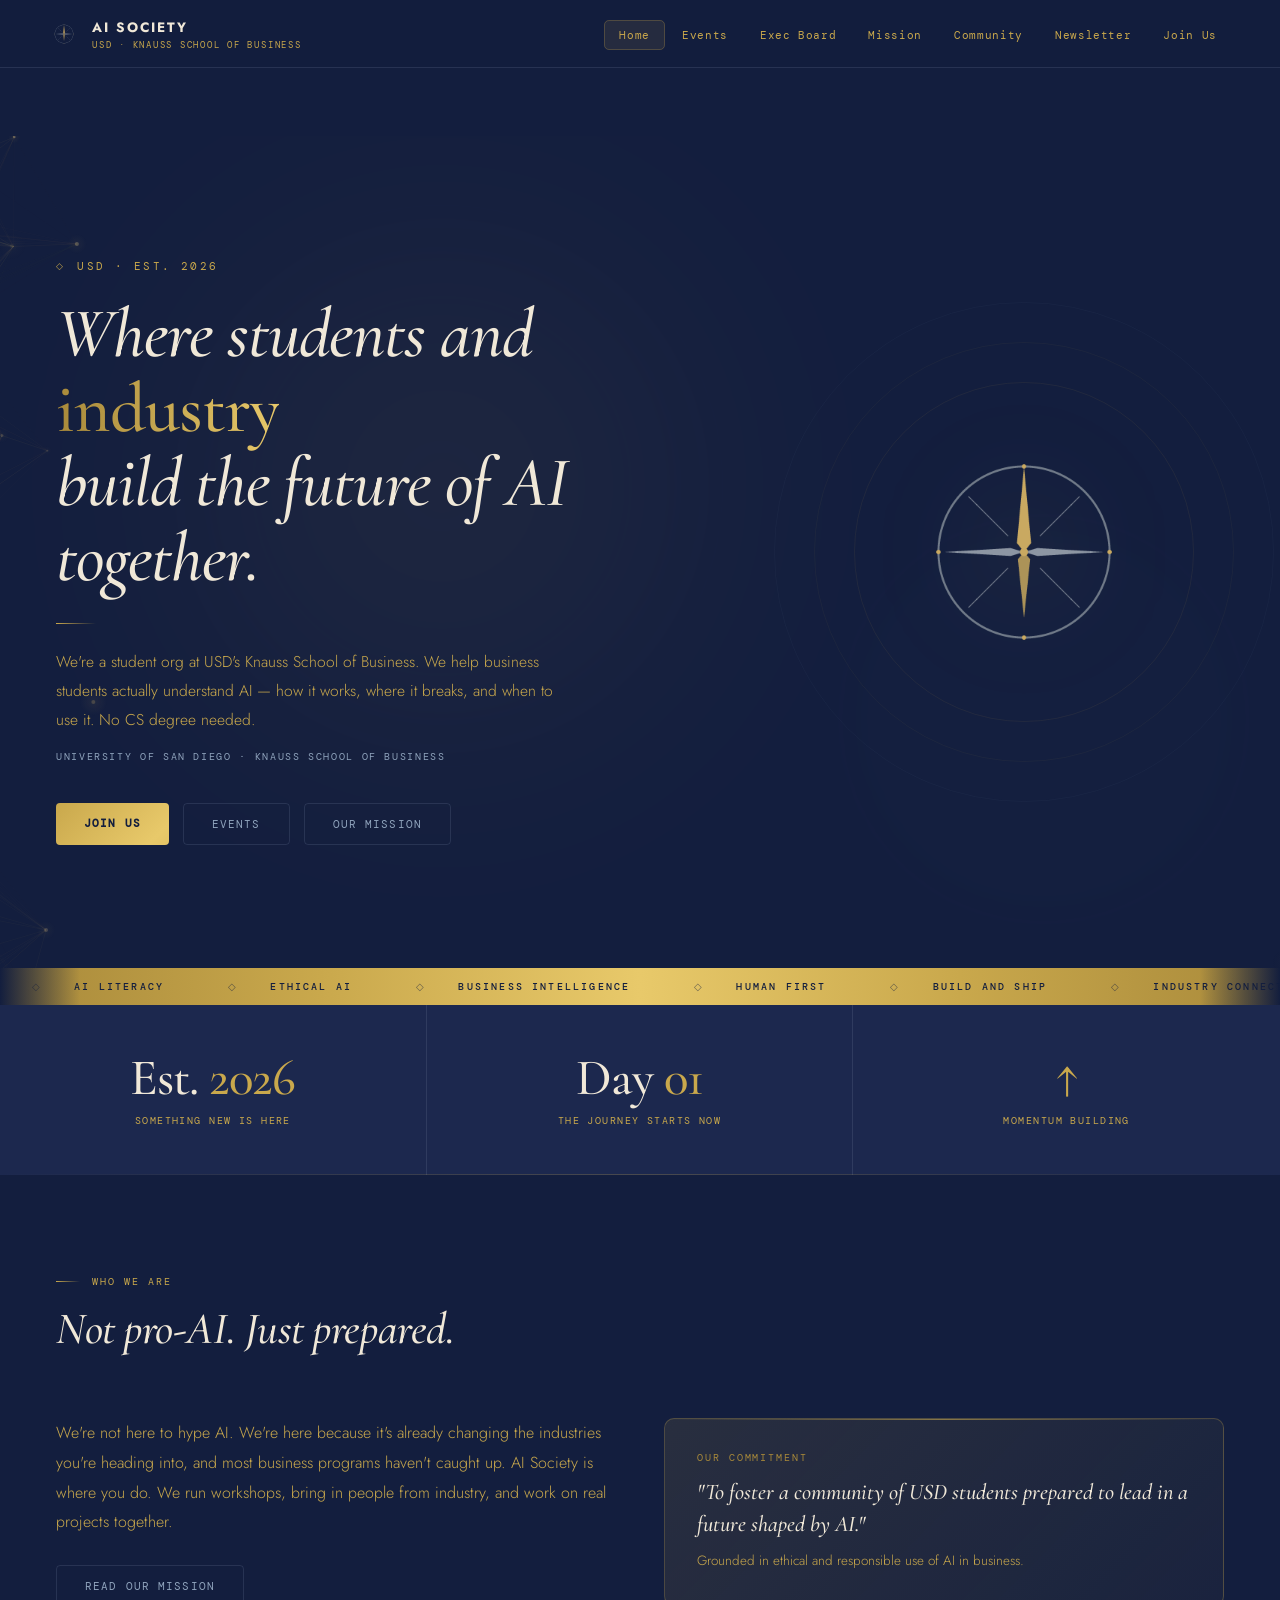
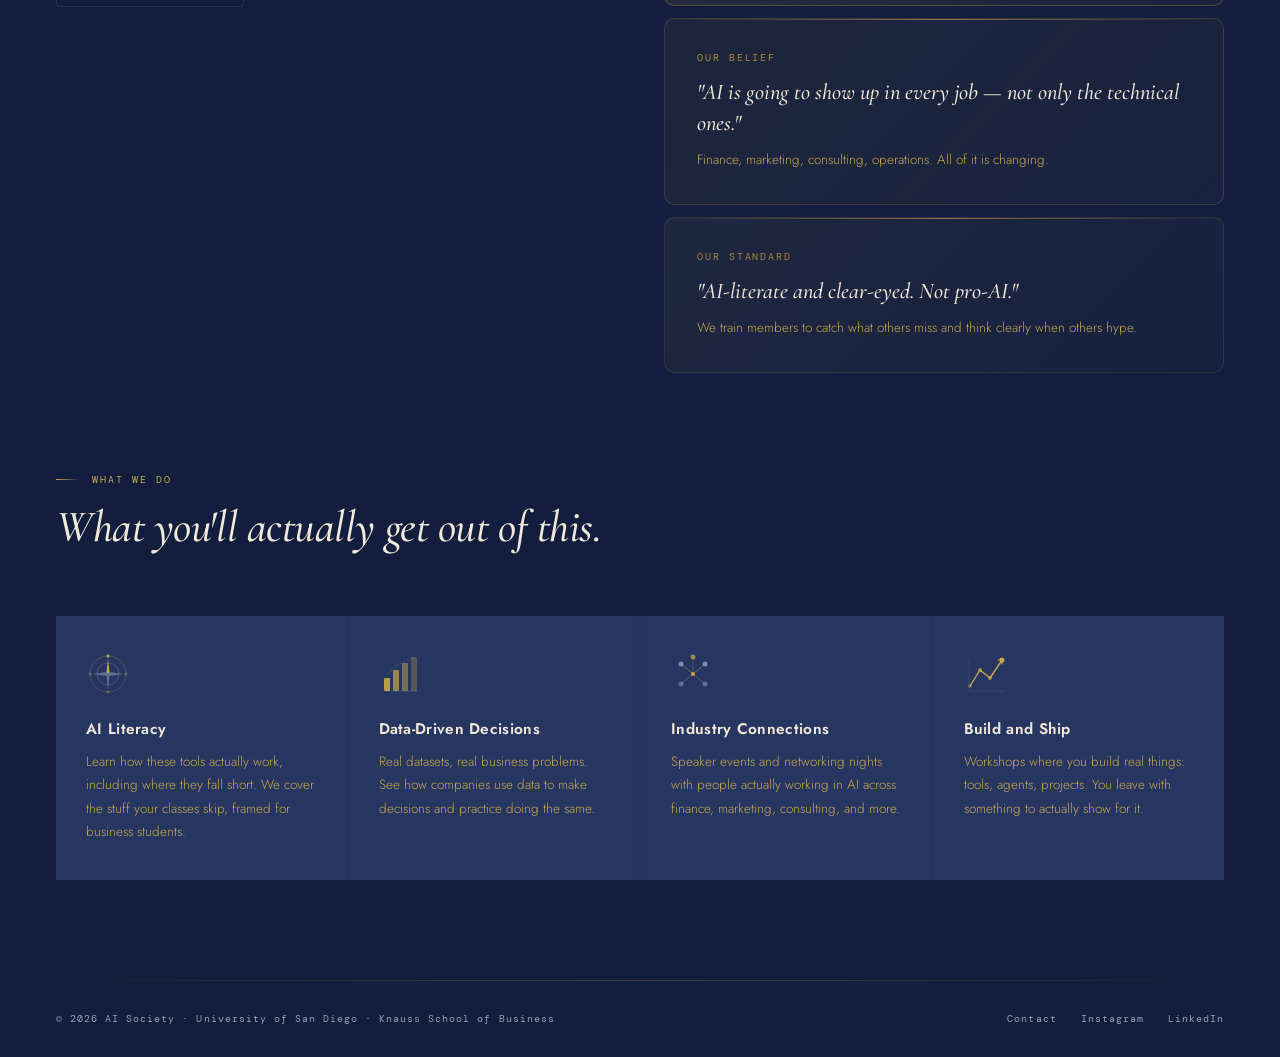
<file: index (18).html>
<!DOCTYPE html>
<html lang="en">
<head>
  <meta charset="UTF-8"/>
  <meta name="viewport" content="width=device-width, initial-scale=1.0"/>
  <title>AI Society — Knauss School of Business · USD</title>
  <link rel="stylesheet" href="style.css"/>
</head>
<body>

<!-- NAV -->
<nav>
  <a class="nav-logo" href="#" onclick="showPage('home')">
    <img src="logo.png" alt="AI Society"/>
    <div>
      <span class="nav-logo-name">AI Society</span>
      <span class="nav-logo-sub">USD · Knauss School of Business</span>
    </div>
  </a>
  <ul class="nav-links">
    <li><a href="#" onclick="showPage('home')"        id="nav-home"        class="active">Home</a></li>
    <li><a href="#" onclick="showPage('events')"      id="nav-events"      >Events</a></li>
    <li><a href="#" onclick="showPage('leadership')"  id="nav-leadership"  >Exec Board</a></li>
    <li><a href="#" onclick="showPage('mission')"     id="nav-mission"     >Mission</a></li>
    <li><a href="#" onclick="showPage('community')"   id="nav-community"   >Community</a></li>
    <li><a href="#" onclick="showPage('newsletters')" id="nav-newsletters" >Newsletter</a></li>
    <li><a href="#" onclick="showPage('joinus')"      id="nav-joinus"      >Join Us</a></li>
  </ul>
</nav>

<!-- ══════════════════════════════════════════
     HOME
══════════════════════════════════════════ -->
<div class="page active" id="page-home">

  <section class="hero">
    <div class="hero-canvas-wrap"><canvas id="heroCanvas"></canvas></div>
    <div class="hero-orb hero-orb-1"></div>
    <div class="hero-orb hero-orb-2"></div>
    <div class="hero-inner">
      <div>
        <div class="hero-eyebrow fade-up delay-1">USD · Est. 2026</div>
        <h1 class="fade-up delay-2">Where students and <em>industry</em><br>build the future of AI together.</h1>
        <div class="hero-rule fade-up delay-2"></div>
        <p class="hero-desc fade-up delay-3">We're a student org at USD's Knauss School of Business. We help business students actually understand AI — how it works, where it breaks, and when to use it. No CS degree needed.</p>
        <p class="hero-sub fade-up delay-3">University of San Diego · Knauss School of Business</p>
        <div class="btn-row fade-up delay-4">
          <a class="btn btn-primary"   href="#" onclick="showPage('joinus')">Join Us</a>
          <a class="btn btn-secondary" href="#" onclick="showPage('events')">Events</a>
          <a class="btn btn-secondary" href="#" onclick="showPage('mission')">Our Mission</a>
        </div>
      </div>
      <div class="hero-compass">
        <div class="compass-rings">
          <div class="compass-ring"></div>
          <div class="compass-ring"></div>
          <div class="compass-ring"></div>
        </div>
        <img src="logo.png" alt="AI Society compass" style="border:none;background:transparent;box-shadow:none;position:relative;z-index:2"/>
      </div>
    </div>
  </section>

  <!-- Marquee -->
  <div class="marquee-strip">
    <div class="marquee-inner">
      <span>AI Literacy</span><span>Ethical AI</span><span>Business Intelligence</span>
      <span>Human First</span><span>Build and Ship</span><span>Industry Connections</span>
      <span>USD Knauss</span><span>Est. 2026</span><span>Data Driven</span>
      <span>AI Literacy</span><span>Ethical AI</span><span>Business Intelligence</span>
      <span>Human First</span><span>Build and Ship</span><span>Industry Connections</span>
      <span>USD Knauss</span><span>Est. 2026</span><span>Data Driven</span>
    </div>
  </div>

  <!-- Stats -->
  <div class="stats-bar">
    <div class="stat-item">
      <span class="stat-num">Est. <span>2026</span></span>
      <span class="stat-label">Something new is here</span>
    </div>
    <div class="stat-item">
      <span class="stat-num">Day <span>01</span></span>
      <span class="stat-label">The journey starts now</span>
    </div>
    <div class="stat-item">
      <span class="stat-num"><span>↑</span></span>
      <span class="stat-label">Momentum building</span>
    </div>
  </div>

  <!-- Who We Are snapshot -->
  <section class="section">
    <div class="section-header reveal">
      <div class="section-tag">Who We Are</div>
      <h2 class="section-title">Not pro-AI. Just prepared.</h2>
    </div>

    <div style="display:grid;grid-template-columns:1fr 1fr;gap:48px;align-items:start">
      <div class="reveal-l">
        <p style="font-size:1rem;line-height:1.85;color:var(--text-muted);font-weight:300;margin-bottom:28px">
          We're not here to hype AI. We're here because it's already changing the industries you're heading into, and most business programs haven't caught up. AI Society is where you do. We run workshops, bring in people from industry, and work on real projects together.
        </p>
        <a class="btn btn-secondary" href="#" onclick="showPage('mission')" style="display:inline-block">Read our mission</a>
      </div>
      <div class="reveal-r" style="display:flex;flex-direction:column;gap:12px">
        <div class="gbox gbox-1">
          <span class="gbox-label">Our commitment</span>
          <p class="gbox-title">"To foster a community of USD students prepared to lead in a future shaped by AI."</p>
          <p class="gbox-text">Grounded in ethical and responsible use of AI in business.</p>
        </div>
        <div class="gbox gbox-2">
          <span class="gbox-label">Our belief</span>
          <p class="gbox-title">"AI is going to show up in every job — not only the technical ones."</p>
          <p class="gbox-text">Finance, marketing, consulting, operations. All of it is changing.</p>
        </div>
        <div class="gbox gbox-3">
          <span class="gbox-label">Our standard</span>
          <p class="gbox-title">"AI-literate and clear-eyed. Not pro-AI."</p>
          <p class="gbox-text">We train members to catch what others miss and think clearly when others hype.</p>
        </div>
      </div>
    </div>
  </section>

  <!-- What We Do -->
  <section class="section" style="padding-top:0">
    <div class="section-header reveal">
      <div class="section-tag">What We Do</div>
      <h2 class="section-title">What you'll actually get out of this.</h2>
    </div>
    <div class="card-grid">
      <div class="card reveal">
        <span class="card-icon">
          <svg viewBox="0 0 44 44" fill="none"><circle cx="22" cy="22" r="18" stroke="#c9a84c" stroke-width="0.8" opacity="0.3"/><circle cx="22" cy="22" r="11" stroke="#8fa3bc" stroke-width="0.7" opacity="0.4"/><line x1="22" y1="4" x2="22" y2="40" stroke="#8fa3bc" stroke-width="0.5" opacity="0.25"/><line x1="4" y1="22" x2="40" y2="22" stroke="#8fa3bc" stroke-width="0.5" opacity="0.25"/><polygon points="22,7 23.5,20 22,22 20.5,20" fill="#c9a84c"/><polygon points="22,37 20.5,24 22,22 23.5,24" fill="#8fa3bc" opacity="0.5"/><polygon points="7,22 20.5,20 22,22 20.5,24" fill="#8fa3bc" opacity="0.5"/><polygon points="37,22 23.5,24 22,22 23.5,20" fill="#8fa3bc" opacity="0.5"/><circle cx="22" cy="4" r="1.5" fill="#c9a84c"/><circle cx="22" cy="40" r="1.5" fill="#c9a84c" opacity="0.35"/><circle cx="4" cy="22" r="1.5" fill="#c9a84c" opacity="0.35"/><circle cx="40" cy="22" r="1.5" fill="#c9a84c" opacity="0.35"/></svg>
        </span>
        <div class="card-title">AI Literacy</div>
        <p class="card-text">Learn how these tools actually work, including where they fall short. We cover the stuff your classes skip, framed for business students.</p>
      </div>
      <div class="card reveal" style="transition-delay:0.08s">
        <span class="card-icon">
          <svg viewBox="0 0 44 44" fill="none"><rect x="5" y="26" width="6" height="13" rx="1" fill="#c9a84c" opacity="0.9"/><rect x="14" y="18" width="6" height="21" rx="1" fill="#c9a84c" opacity="0.7"/><rect x="23" y="11" width="6" height="28" rx="1" fill="#c9a84c" opacity="0.5"/><rect x="32" y="5" width="6" height="34" rx="1" fill="#c9a84c" opacity="0.28"/><line x1="5" y1="39" x2="39" y2="39" stroke="#8fa3bc" stroke-width="0.7" opacity="0.35"/><polyline points="8,22 17,14 26,9 35,5" stroke="#8fa3bc" stroke-width="0.9" stroke-dasharray="2,2" opacity="0.4" fill="none"/></svg>
        </span>
        <div class="card-title">Data-Driven Decisions</div>
        <p class="card-text">Real datasets, real business problems. See how companies use data to make decisions and practice doing the same.</p>
      </div>
      <div class="card reveal" style="transition-delay:0.16s">
        <span class="card-icon">
          <svg viewBox="0 0 44 44" fill="none"><circle cx="22" cy="22" r="2" fill="#c9a84c"/><line x1="22" y1="22" x2="10" y2="12" stroke="#c9a84c" stroke-width="0.8" opacity="0.6"/><line x1="22" y1="22" x2="34" y2="12" stroke="#c9a84c" stroke-width="0.8" opacity="0.6"/><line x1="22" y1="22" x2="10" y2="32" stroke="#c9a84c" stroke-width="0.8" opacity="0.4"/><line x1="22" y1="22" x2="34" y2="32" stroke="#c9a84c" stroke-width="0.8" opacity="0.4"/><line x1="22" y1="22" x2="22" y2="5" stroke="#c9a84c" stroke-width="0.8" opacity="0.3"/><circle cx="10" cy="12" r="2.5" fill="#8fa3bc" opacity="0.8"/><circle cx="34" cy="12" r="2.5" fill="#8fa3bc" opacity="0.8"/><circle cx="10" cy="32" r="2.5" fill="#8fa3bc" opacity="0.5"/><circle cx="34" cy="32" r="2.5" fill="#8fa3bc" opacity="0.5"/><circle cx="22" cy="5" r="2.5" fill="#c9a84c" opacity="0.7"/></svg>
        </span>
        <div class="card-title">Industry Connections</div>
        <p class="card-text">Speaker events and networking nights with people actually working in AI across finance, marketing, consulting, and more.</p>
      </div>
      <div class="card reveal" style="transition-delay:0.24s">
        <span class="card-icon">
          <svg viewBox="0 0 44 44" fill="none"><polyline points="6,34 16,18 26,26 38,8" stroke="#c9a84c" stroke-width="1.4" fill="none" stroke-linecap="round" stroke-linejoin="round"/><circle cx="6"  cy="34" r="2" fill="#c9a84c" opacity="0.4"/><circle cx="16" cy="18" r="2" fill="#c9a84c" opacity="0.7"/><circle cx="26" cy="26" r="2" fill="#c9a84c" opacity="0.7"/><circle cx="38" cy="8"  r="2.5" fill="#c9a84c"/><polyline points="34,8 38,8 38,12" stroke="#c9a84c" stroke-width="1.2" fill="none" stroke-linecap="round"/><line x1="5" y1="39" x2="40" y2="39" stroke="#8fa3bc" stroke-width="0.5" opacity="0.28"/><line x1="5" y1="6"  x2="5" y2="39" stroke="#8fa3bc" stroke-width="0.5" opacity="0.28"/></svg>
        </span>
        <div class="card-title">Build and Ship</div>
        <p class="card-text">Workshops where you build real things: tools, agents, projects. You leave with something to actually show for it.</p>
      </div>
    </div>
  </section>

  <footer>
    <div class="footer-left">© 2026 AI Society · University of San Diego · Knauss School of Business</div>
    <div class="footer-links">
      <a href="mailto:usdaisociety@gmail.com">Contact</a>
      <a href="https://www.instagram.com/usdaisociety/" target="_blank" rel="noopener">Instagram</a>
      <a href="https://www.linkedin.com/company/usd-ai-society" target="_blank" rel="noopener">LinkedIn</a>
    </div>
  </footer>
</div>

<!-- ══════════════════════════════════════════
     EVENTS
══════════════════════════════════════════ -->
<div class="page" id="page-events">
  <section class="section">
    <div class="section-header reveal">
      <div class="section-tag">What's On</div>
      <h2 class="section-title">Events</h2>
    </div>

    <p style="font-size:0.9rem;color:var(--text-muted);font-weight:300;margin-bottom:56px;max-width:520px;line-height:1.85" class="reveal">
      We're just getting started. More events are being planned right now. Follow us on Instagram and LinkedIn so you hear about them first.
    </p>

    <!-- Upcoming -->
    <div class="section-tag reveal" style="margin-bottom:24px">Upcoming</div>
    <div class="gbox gbox-1 reveal" style="max-width:640px;margin-bottom:64px">
      <span class="gbox-label">First workshop · Details coming soon</span>
      <p class="gbox-title">Our first workshop is coming.</p>
      <p class="gbox-text">We're putting the details together now. It'll be in the next newsletter, so make sure you're on the list. It'll be worth showing up for.</p>
    </div>

    <!-- Past -->
    <div class="section-tag reveal" style="margin-bottom:24px">Past</div>
    <div class="events-list reveal">
      <div class="event-card past">
        <div class="event-date">
          <span class="event-month">Sept</span>
          <span class="event-day">15</span>
        </div>
        <div class="event-divider"></div>
        <div class="event-info">
          <h3>Alcalá Bazaar</h3>
          <p>University of San Diego · We tabled at the Alcalá Bazaar and met a lot of you there. Thanks for stopping by.</p>
        </div>
        <span class="event-tag tag-past">Happened</span>
      </div>
    </div>
  </section>

  <footer>
    <div class="footer-left">© 2026 AI Society · University of San Diego · Knauss School of Business</div>
    <div class="footer-links">
      <a href="mailto:usdaisociety@gmail.com">Contact</a>
      <a href="https://www.instagram.com/usdaisociety/" target="_blank" rel="noopener">Instagram</a>
      <a href="https://www.linkedin.com/company/usd-ai-society" target="_blank" rel="noopener">LinkedIn</a>
    </div>
  </footer>
</div>

<!-- ══════════════════════════════════════════
     EXEC BOARD
══════════════════════════════════════════ -->
<div class="page" id="page-leadership">
  <section class="section">
    <div class="section-header reveal">
      <div class="section-tag">The Team</div>
      <h2 class="section-title">Meet the Executive Board</h2>
    </div>

    <!-- Gold intro box -->
    <div class="gbox gbox-1 reveal" style="max-width:680px;margin-bottom:56px">
      <span class="gbox-label">Founded spring 2026</span>
      <p class="gbox-title">A group of students who decided to build the thing they wished existed.</p>
      <p class="gbox-text">The AI Society grew out of Dr. Alan Lerchbacker's MGMT 300 class. By May, there was a board. The rest is history still being made.</p>
    </div>

    <div class="leadership-grid">
      <div class="leader-card reveal">
        <div class="leader-avatar"><img src="photos/nick-tamer.jpg" alt="Nick Tamer" onerror="this.parentElement.innerText='NT'"></div>
        <div class="leader-name">Nick Tamer</div>
        <span class="leader-role">Chief Executive Officer</span>
        <p class="leader-bio">Setting the vision and leading AI Society's growth at the intersection of AI and business education.</p>
      </div>
      <div class="leader-card reveal" style="transition-delay:0.06s">
        <div class="leader-avatar"><img src="photos/maxim-golubev.jpg" alt="Maxim Golubev" onerror="this.parentElement.innerText='MG'"></div>
        <div class="leader-name">Maxim Golubev</div>
        <span class="leader-role">Chief Operating Officer</span>
        <p class="leader-bio">Keeping operations running smoothly and ensuring every member gets real value from the org.</p>
      </div>
      <div class="leader-card reveal" style="transition-delay:0.12s">
        <div class="leader-avatar"><img src="photos/ari-price.jpg" alt="Ari Price" onerror="this.parentElement.innerText='AP'"></div>
        <div class="leader-name">Ari Price</div>
        <span class="leader-role">Chief Marketing Officer</span>
        <p class="leader-bio">Leading brand strategy, digital presence, and outreach across all AI Society platforms.</p>
      </div>
      <div class="leader-card reveal" style="transition-delay:0.18s">
        <div class="leader-avatar"><img src="photos/isaiah-razavi.jpg" alt="Isaiah Razavi" onerror="this.parentElement.innerText='IR'"></div>
        <div class="leader-name">Isaiah Razavi</div>
        <span class="leader-role">Director of External Relations</span>
        <p class="leader-bio">Building industry partnerships and expanding AI Society's network beyond campus.</p>
      </div>
      <div class="leader-card reveal" style="transition-delay:0.24s">
        <div class="leader-avatar"><img src="photos/carter-voerge.jpg" alt="Carter Voerge" onerror="this.parentElement.innerText='CV'"></div>
        <div class="leader-name">Carter Voerge</div>
        <span class="leader-role">Chief Financial Officer</span>
        <p class="leader-bio">Managing the org's budget, funding strategy, and financial operations.</p>
      </div>
      <div class="leader-card reveal" style="transition-delay:0.30s">
        <div class="leader-avatar"><img src="photos/hayaa-khetia.jpg" alt="Hayaa Khetia" onerror="this.parentElement.innerText='HK'"></div>
        <div class="leader-name">Hayaa Khetia</div>
        <span class="leader-role">Secretary</span>
        <p class="leader-bio">Keeping the board aligned, communications organized, and nothing falling through the cracks.</p>
      </div>
      <div class="leader-card reveal" style="transition-delay:0.36s">
        <div class="leader-avatar"><img src="photos/alan-lerchbacker.jpg" alt="Alan Lerchbacker" onerror="this.parentElement.innerText='AL'"></div>
        <div class="leader-name">Alan Lerchbacker</div>
        <span class="leader-role">Faculty Advisor</span>
        <p class="leader-bio">Providing academic guidance and connecting AI Society to the broader Knauss School of Business.</p>
      </div>
    </div>
  </section>

  <footer>
    <div class="footer-left">© 2026 AI Society · University of San Diego · Knauss School of Business</div>
    <div class="footer-links">
      <a href="mailto:usdaisociety@gmail.com">Contact</a>
      <a href="https://www.instagram.com/usdaisociety/" target="_blank" rel="noopener">Instagram</a>
      <a href="https://www.linkedin.com/company/usd-ai-society" target="_blank" rel="noopener">LinkedIn</a>
    </div>
  </footer>
</div>

<!-- ══════════════════════════════════════════
     MISSION
══════════════════════════════════════════ -->
<div class="page" id="page-mission">
  <section class="section">
    <div class="section-header reveal">
      <div class="section-tag">Who We Are</div>
      <h2 class="section-title">Our Mission</h2>
    </div>

    <!-- Constitution -->
    <div class="gbox gbox-1 reveal" style="max-width:760px;margin-bottom:64px">
      <span class="gbox-label">AI Society Constitution</span>
      <p class="gbox-title">"To foster a community of USD students who are prepared to lead in a future shaped by artificial intelligence, grounded in a commitment to the ethical and responsible use of AI in business."</p>
    </div>

    <div class="mission-layout">
      <div class="reveal-l">
        <p class="mission-statement">"We believe AI is going to show up in every job, not only the technical ones."</p>
        <p class="mission-body">That's the whole reason this org exists. Finance, marketing, consulting, operations — these fields are already changing. Most business programs haven't caught up, and most students are graduating without ever seriously engaging with AI.</p>
        <p class="mission-body">We're not a fan club. We don't think AI is the answer to everything. We do think that not understanding it is a real liability, and that's what we're here to address.</p>
        <p class="mission-body">That means learning how the tools work, but also learning where they fail: the bias, the hallucinations, the open questions around IP and ethics. The students who do well in this environment won't be the ones who hype it. They'll be the ones who think clearly about it.</p>
      </div>
      <div class="reveal-r">
        <div class="values-list">
          <div class="value-item">
            <span class="value-num">01</span>
            <div class="value-content"><h4>Accessible to everyone</h4><p>No CS background needed. If you're a business student curious about AI, you belong here.</p></div>
          </div>
          <div class="value-item">
            <span class="value-num">02</span>
            <div class="value-content"><h4>Build and ship</h4><p>Build the prototype, then argue about it. We learn by making real things, not sitting through decks.</p></div>
          </div>
          <div class="value-item">
            <span class="value-num">03</span>
            <div class="value-content"><h4>Honest about AI's limits</h4><p>Bias, hallucinations, IP concerns. We talk about all of it. Being informed means knowing where these tools fall short, not just where they shine.</p></div>
          </div>
          <div class="value-item">
            <span class="value-num">04</span>
            <div class="value-content"><h4>Show up for each other</h4><p>We're a team. The relationships you build here matter as much as anything else you'll take from it.</p></div>
          </div>
        </div>
      </div>
    </div>

    <!-- How We Started -->
    <div style="margin-top:96px;padding-top:72px;border-top:1px solid var(--border)">
      <div class="section-tag reveal" style="margin-bottom:20px">How we started</div>
      <div style="display:grid;grid-template-columns:1fr 1fr;gap:48px;align-items:start">
        <div class="reveal-l">
          <h2 style="font-family:'Cormorant Garamond',serif;font-size:clamp(1.6rem,2.5vw,2.2rem);font-style:italic;font-weight:500;color:var(--heading);line-height:1.2;margin-bottom:24px">It started in a classroom.</h2>
          <p class="mission-body">The AI Society grew out of Dr. Alan Lerchbacker's MGMT 300 class in spring 2026. A group of his students wanted a place at USD to actually learn AI instead of just reading headlines about it, so they started one.</p>
          <p class="mission-body">By May, there was a board. The rest is history still being made.</p>
          <div style="margin-top:28px;display:flex;align-items:center;gap:16px">
            <img src="photos/alan-lerchbacker.jpg" alt="Dr. Alan Lerchbacker" style="width:52px;height:52px;border-radius:50%;object-fit:cover;border:1px solid var(--border-gold)">
            <div>
              <p style="font-family:'Jost',sans-serif;font-size:0.88rem;font-weight:600;color:var(--heading);margin:0">Dr. Alan Lerchbacker</p>
              <p style="font-family:'DM Mono',monospace;font-size:0.6rem;letter-spacing:0.12em;text-transform:uppercase;color:var(--gold);margin:4px 0 0">Faculty Advisor · MGMT 300</p>
            </div>
          </div>
        </div>
        <div class="reveal-r">
          <div class="timeline">
            <div class="timeline-item">
              <div class="timeline-dot"></div>
              <span class="timeline-label">Spring 2026</span>
              <div class="timeline-title">The idea</div>
              <p class="timeline-text">A group of MGMT 300 students realized there was no dedicated space at USD to learn how AI actually applies to business — so they decided to build one.</p>
            </div>
            <div class="timeline-item">
              <div class="timeline-dot"></div>
              <span class="timeline-label">May 2026</span>
              <div class="timeline-title">The board</div>
              <p class="timeline-text">By May, the executive board was formed. Seven people. One shared goal: make USD students more prepared than the programs they're enrolled in.</p>
            </div>
            <div class="timeline-item">
              <div class="timeline-dot"></div>
              <span class="timeline-label">Sept 15, 2026</span>
              <div class="timeline-title">First public moment</div>
              <p class="timeline-text">Alcalá Bazaar. The first time AI Society showed up publicly. A lot of great conversations and a lot of sign-ups.</p>
            </div>
            <div class="timeline-item">
              <div class="timeline-dot" style="background:var(--gold-pale);box-shadow:none;border:1px solid var(--gold)"></div>
              <span class="timeline-label">Now</span>
              <div class="timeline-title">The rest is being written</div>
              <p class="timeline-text">First workshop in progress. Newsletter live. Community growing. You're reading this at the right time.</p>
            </div>
          </div>
        </div>
      </div>
    </div>

  </section>
  <footer>
    <div class="footer-left">© 2026 AI Society · University of San Diego · Knauss School of Business</div>
    <div class="footer-links">
      <a href="mailto:usdaisociety@gmail.com">Contact</a>
      <a href="https://www.instagram.com/usdaisociety/" target="_blank" rel="noopener">Instagram</a>
      <a href="https://www.linkedin.com/company/usd-ai-society" target="_blank" rel="noopener">LinkedIn</a>
    </div>
  </footer>
</div>

<!-- ══════════════════════════════════════════
     COMMUNITY
══════════════════════════════════════════ -->
<div class="page" id="page-community">
  <section class="section">
    <div class="section-header reveal">
      <div class="section-tag">Get Involved</div>
      <h2 class="section-title">Community Collaboration</h2>
    </div>

    <div class="mission-layout" style="margin-bottom:80px">
      <div class="reveal-l">
        <p class="mission-statement">"The best learning happens alongside people actually doing the work."</p>
        <p class="mission-body">We're looking for companies, professionals, and organizations who want to connect with a new generation of business students — ones who take AI seriously and think critically about it.</p>
        <p class="mission-body">We're new, which means there's real room to shape what this looks like from day one. If you want to run a workshop, speak to the group, bring a real problem to solve, or just stay in touch, reach out.</p>
        <div style="margin-top:36px">
          <a class="btn btn-primary" href="mailto:usdaisociety@gmail.com">Get in Touch</a>
        </div>
      </div>
      <div class="reveal-r">
        <div class="values-list">
          <div class="value-item"><span class="value-num">◇</span><div class="value-content"><h4>Speaker and Guest Engagements</h4><p>Come talk to us. Panels and speaker sessions connect your work directly with students who are paying attention.</p></div></div>
          <div class="value-item"><span class="value-num">◇</span><div class="value-content"><h4>Workshops and Labs</h4><p>Run a hands-on session using your actual tools and workflows. Members leave with something real.</p></div></div>
          <div class="value-item"><span class="value-num">◇</span><div class="value-content"><h4>Real Project Briefs</h4><p>Bring us a real problem. Members work on it, you get a fresh perspective. Everyone learns something.</p></div></div>
          <div class="value-item"><span class="value-num">◇</span><div class="value-content"><h4>Recruiting Pipeline</h4><p>Business students who understand AI are rare. If you're hiring, we're a good place to start.</p></div></div>
          <div class="value-item"><span class="value-num">◇</span><div class="value-content"><h4>Founding Partner</h4><p>We're brand new. There's real opportunity to be one of the first organizations we build with and help shape what that looks like going forward.</p></div></div>
        </div>
      </div>
    </div>

    <!-- Community Impact -->
    <div style="padding-top:72px;border-top:1px solid var(--border)">
      <div class="section-tag reveal" style="margin-bottom:20px">Community Impact</div>
      <h2 class="section-title reveal" style="margin-bottom:40px">Putting it into practice.</h2>
      <div style="display:grid;grid-template-columns:1fr 1fr;gap:16px;max-width:800px">
        <div class="gbox gbox-1 reveal">
          <span class="gbox-label">Project 01 · In Progress</span>
          <p class="gbox-title">First community project</p>
          <p class="gbox-text">Our first community project is in the early stages. We're excited about what it's shaping up to be. Keep an eye out for updates.</p>
        </div>
        <div class="gbox gbox-3 reveal" style="transition-delay:0.1s;display:flex;align-items:center;justify-content:center">
          <p style="font-family:'Cormorant Garamond',serif;font-size:1.1rem;font-style:italic;color:var(--text-muted);text-align:center;line-height:1.65">More to come as the year unfolds.</p>
        </div>
      </div>
    </div>

  </section>
  <footer>
    <div class="footer-left">© 2026 AI Society · University of San Diego · Knauss School of Business</div>
    <div class="footer-links">
      <a href="mailto:usdaisociety@gmail.com">Contact</a>
      <a href="https://www.instagram.com/usdaisociety/" target="_blank" rel="noopener">Instagram</a>
      <a href="https://www.linkedin.com/company/usd-ai-society" target="_blank" rel="noopener">LinkedIn</a>
    </div>
  </footer>
</div>

<!-- ══════════════════════════════════════════
     NEWSLETTER
══════════════════════════════════════════ -->
<div class="page" id="page-newsletters">
  <section class="section">
    <div class="section-header reveal">
      <div class="section-tag">Every Monday</div>
      <h2 class="section-title">Newsletter</h2>
    </div>
    <p style="font-size:0.9rem;color:var(--text-muted);font-weight:300;margin-bottom:56px;max-width:520px;line-height:1.85" class="reveal">
      We write every Monday. What's coming up, a few things worth reading in AI and business, and how to get involved. Every issue is archived here as it goes out.
    </p>
    <div class="newsletter-grid">
      <a class="newsletter-card reveal" href="issue-01-updated.html" target="_blank" rel="noopener">
        <span class="newsletter-issue">Issue 01 · Sept 16, 2026</span>
        <div class="newsletter-title">Welcome. We're just getting started.</div>
        <p class="newsletter-desc">A thank you from the Alcalá Bazaar, our first event teaser, and what AI Society is actually about.</p>
        <span class="newsletter-arrow">Read this issue →</span>
      </a>
      <div class="newsletter-card reveal" style="transition-delay:0.1s;cursor:default">
        <span class="newsletter-issue">Issue 02 · Coming soon</span>
        <div class="newsletter-title" style="color:var(--text-muted)">First event details inside.</div>
        <p class="newsletter-desc">Workshop announcement, signup link, and this week's AI reading list.</p>
        <span class="newsletter-arrow" style="color:var(--text-dim)">Not yet published</span>
      </div>
    </div>
  </section>
  <footer>
    <div class="footer-left">© 2026 AI Society · University of San Diego · Knauss School of Business</div>
    <div class="footer-links">
      <a href="mailto:usdaisociety@gmail.com">Contact</a>
      <a href="https://www.instagram.com/usdaisociety/" target="_blank" rel="noopener">Instagram</a>
      <a href="https://www.linkedin.com/company/usd-ai-society" target="_blank" rel="noopener">LinkedIn</a>
    </div>
  </footer>
</div>

<!-- ══════════════════════════════════════════
     JOIN US
══════════════════════════════════════════ -->
<div class="page" id="page-joinus">
  <section class="section">
    <div class="section-header reveal">
      <div class="section-tag">Become a Member</div>
      <h2 class="section-title">Join AI Society</h2>
    </div>

    <div class="mission-layout">
      <div class="reveal-l">
        <p class="mission-statement">"No experience required. Just curiosity."</p>
        <p class="mission-body">AI Society is free and open to all USD students. It doesn't matter what your major is or how much you know about AI. If you're curious about where it's headed and want to be ready for it, you'll fit right in.</p>
        <p class="mission-body">You'll get access to workshops, speaker events, networking nights, and a group of people who take this stuff seriously without taking themselves too seriously.</p>
        <p class="mission-body">Takes less than a minute to sign up.</p>
        <div style="margin-top:36px">
          <a class="btn btn-primary" href="https://forms.gle/fczNEGVzD31uHVJS7" target="_blank" rel="noopener">Register Now →</a>
        </div>
      </div>
      <div class="reveal-r">
        <div class="values-list">
          <div class="value-item"><span class="value-num">01</span><div class="value-content"><h4>It's free</h4><p>No dues, no fees. Open to every USD student.</p></div></div>
          <div class="value-item"><span class="value-num">02</span><div class="value-content"><h4>Build real skills</h4><p>Workshops and projects that give you hands-on experience with tools employers actually use.</p></div></div>
          <div class="value-item"><span class="value-num">03</span><div class="value-content"><h4>Meet people in the industry</h4><p>Speaker events and networking nights with professionals working in AI across every sector.</p></div></div>
          <div class="value-item"><span class="value-num">04</span><div class="value-content"><h4>Something worth talking about</h4><p>AI literacy is the skill of the decade. What you build here will come up in interviews.</p></div></div>
          <div class="value-item"><span class="value-num">05</span><div class="value-content"><h4>Get in early</h4><p>We launched in 2026. Founding members shape what this becomes. There's no better time.</p></div></div>
        </div>
      </div>
    </div>

    <!-- CTA -->
    <div class="gbox gbox-1 reveal" style="margin-top:80px;text-align:center;padding:56px 48px">
      <p style="font-family:'Cormorant Garamond',serif;font-size:clamp(1.4rem,2.5vw,2rem);font-style:italic;color:var(--heading);line-height:1.4;margin-bottom:12px">The future is being written now. Help write it.</p>
      <p style="font-size:0.86rem;color:var(--text-muted);font-weight:300;max-width:400px;margin:0 auto 36px;line-height:1.75">Fill out the form and you're in. Takes less than a minute.</p>
      <a class="btn btn-primary" href="https://forms.gle/fczNEGVzD31uHVJS7" target="_blank" rel="noopener" style="font-size:0.78rem;padding:16px 44px">Join AI Society. It's Free.</a>
    </div>

  </section>
  <footer>
    <div class="footer-left">© 2026 AI Society · University of San Diego · Knauss School of Business</div>
    <div class="footer-links">
      <a href="mailto:usdaisociety@gmail.com">Contact</a>
      <a href="https://www.instagram.com/usdaisociety/" target="_blank" rel="noopener">Instagram</a>
      <a href="https://www.linkedin.com/company/usd-ai-society" target="_blank" rel="noopener">LinkedIn</a>
    </div>
  </footer>
</div>

<!-- ══════════════════════════════════════════
     SCRIPTS
══════════════════════════════════════════ -->
<script src="main.js"></script>

<script>
// Constellation canvas
const F2=0.5*(Math.sqrt(3)-1),G2=(3-Math.sqrt(3))/6;
const grad3=[[1,1],[-1,1],[1,-1],[-1,-1],[1,0],[-1,0],[0,1],[0,-1]];
const perm=new Uint8Array(512);
(function(){const p=new Uint8Array(256);for(let i=0;i<256;i++)p[i]=i;for(let i=255;i>0;i--){const j=Math.floor(Math.random()*(i+1));[p[i],p[j]]=[p[j],p[i]];}for(let i=0;i<512;i++)perm[i]=p[i&255];})();
function noise2D(x,y){const s=(x+y)*F2;const i=Math.floor(x+s),j=Math.floor(y+s);const t=(i+j)*G2;const x0=x-(i-t),y0=y-(j-t);const i1=x0>y0?1:0,j1=x0>y0?0:1;const x1=x0-i1+G2,y1=y0-j1+G2;const x2=x0-1+2*G2,y2=y0-1+2*G2;const ii=i&255,jj=j&255;let n0=0,n1=0,n2=0;let t0=0.5-x0*x0-y0*y0;if(t0>0){t0*=t0;const g=grad3[perm[ii+perm[jj]]%8];n0=t0*t0*(g[0]*x0+g[1]*y0);}let t1=0.5-x1*x1-y1*y1;if(t1>0){t1*=t1;const g=grad3[perm[ii+i1+perm[jj+j1]]%8];n1=t1*t1*(g[0]*x1+g[1]*y1);}let t2=0.5-x2*x2-y2*y2;if(t2>0){t2*=t2;const g=grad3[perm[ii+1+perm[jj+1]]%8];n2=t2*t2*(g[0]*x2+g[1]*y2);}return 70*(n0+n1+n2);}
const C=document.getElementById('heroCanvas');
if(C){
  const X=C.getContext('2d');let W,H,DPR;
  const NODE_COUNT=window.innerWidth<768?50:110;const CONNECTION_DIST=window.innerWidth<768?110:150;
  const nodes=[];
  function resize(){DPR=Math.min(devicePixelRatio||1,2);W=C.parentElement.offsetWidth;H=C.parentElement.offsetHeight;C.width=W*DPR;C.height=H*DPR;C.style.width=W+'px';C.style.height=H+'px';X.setTransform(DPR,0,0,DPR,0,0);}
  for(let i=0;i<NODE_COUNT;i++)nodes.push({x:Math.random()*window.innerWidth,y:Math.random()*window.innerHeight,vx:(Math.random()-0.5)*0.2,vy:(Math.random()-0.5)*0.2,sz:0.7+Math.random()*1.5,op:0.1+Math.random()*0.28,pulsePhase:Math.random()*Math.PI*2,pulseSpeed:0.005+Math.random()*0.01});
  const signals=[];let lastSig=0,startT=null;
  function frame(ts){
    if(!startT)startT=ts;const elapsed=ts-startT;const nt=elapsed*0.00007;
    X.clearRect(0,0,W,H);
    for(const n of nodes){const nv=noise2D(n.x*0.0018,n.y*0.0018+nt);n.vx+=Math.cos(nv*Math.PI*2)*0.006;n.vy+=Math.sin(nv*Math.PI*2)*0.006;n.vx*=0.994;n.vy*=0.994;n.x+=n.vx;n.y+=n.vy;n.pulsePhase+=n.pulseSpeed;if(n.x<-30)n.x=W+30;if(n.x>W+30)n.x=-30;if(n.y<-30)n.y=H+30;if(n.y>H+30)n.y=-30;}
    for(let a=0;a<nodes.length;a++){for(let b=a+1;b<nodes.length;b++){const dx=nodes[a].x-nodes[b].x,dy=nodes[a].y-nodes[b].y;const d=Math.sqrt(dx*dx+dy*dy);if(d<CONNECTION_DIST){const fade=1-d/CONNECTION_DIST;X.strokeStyle='rgba(201,169,97,'+(fade*0.13)+')';X.lineWidth=0.6;X.beginPath();X.moveTo(nodes[a].x,nodes[a].y);X.lineTo(nodes[b].x,nodes[b].y);X.stroke();}}}
    if(elapsed-lastSig>650){lastSig=elapsed;for(let a=0;a<nodes.length;a++){for(let b=a+1;b<nodes.length;b++){const dx=nodes[a].x-nodes[b].x,dy=nodes[a].y-nodes[b].y;if(Math.sqrt(dx*dx+dy*dy)<CONNECTION_DIST&&Math.random()<0.004){signals.push({a,b,progress:0,speed:0.005+Math.random()*0.009});break;}}}}
    for(let i=signals.length-1;i>=0;i--){const s=signals[i];s.progress+=s.speed;if(s.progress>1){signals.splice(i,1);continue;}const na=nodes[s.a],nb=nodes[s.b];const sx=na.x+(nb.x-na.x)*s.progress,sy=na.y+(nb.y-na.y)*s.progress;const sA=Math.sin(s.progress*Math.PI)*0.85;X.fillStyle='rgba(201,169,97,'+sA+')';X.beginPath();X.arc(sx,sy,2,0,Math.PI*2);X.fill();const g=X.createRadialGradient(sx,sy,0,sx,sy,14);g.addColorStop(0,'rgba(201,169,97,'+sA*0.3+')');g.addColorStop(1,'rgba(201,169,97,0)');X.fillStyle=g;X.beginPath();X.arc(sx,sy,14,0,Math.PI*2);X.fill();}
    for(const n of nodes){const pulse=0.7+0.3*Math.sin(n.pulsePhase);const alpha=n.op*pulse;const g=X.createRadialGradient(n.x,n.y,0,n.x,n.y,n.sz*5);g.addColorStop(0,'rgba(201,169,97,'+alpha*0.22+')');g.addColorStop(1,'rgba(201,169,97,0)');X.fillStyle=g;X.beginPath();X.arc(n.x,n.y,n.sz*5,0,Math.PI*2);X.fill();X.fillStyle='rgba(220,192,130,'+alpha*1.2+')';X.beginPath();X.arc(n.x,n.y,n.sz,0,Math.PI*2);X.fill();}
    requestAnimationFrame(frame);
  }
  resize();window.addEventListener('resize',resize);requestAnimationFrame(frame);
}
</script>

<script>
// Scroll reveal
const obs = new IntersectionObserver((entries) => {
  entries.forEach(e => { if(e.isIntersecting){ e.target.classList.add('visible'); obs.unobserve(e.target); }});
}, {threshold:0.1});
document.querySelectorAll('.reveal,.reveal-l,.reveal-r').forEach(el => obs.observe(el));
</script>

<script>
function toggleCal(btn){
  const d=btn.nextElementSibling;d.classList.toggle('open');
  document.addEventListener('click',function c(e){if(!btn.parentElement.contains(e.target)){d.classList.remove('open');document.removeEventListener('click',c);}});
}
function downloadICS(){
  const ics=['BEGIN:VCALENDAR','VERSION:2.0','PRODID:-//AI Society USD//EN','BEGIN:VEVENT','DTSTART:20260915T100000','DTEND:20260915T140000','SUMMARY:Alcalá Bazaar — AI Society','DESCRIPTION:Stop by the AI Society table.','LOCATION:University of San Diego','END:VEVENT','END:VCALENDAR'].join('\r\n');
  const a=document.createElement('a');a.href=URL.createObjectURL(new Blob([ics],{type:'text/calendar'}));a.download='alcala-bazaar.ics';a.click();
}
</script>

</body>
</html>
</file>
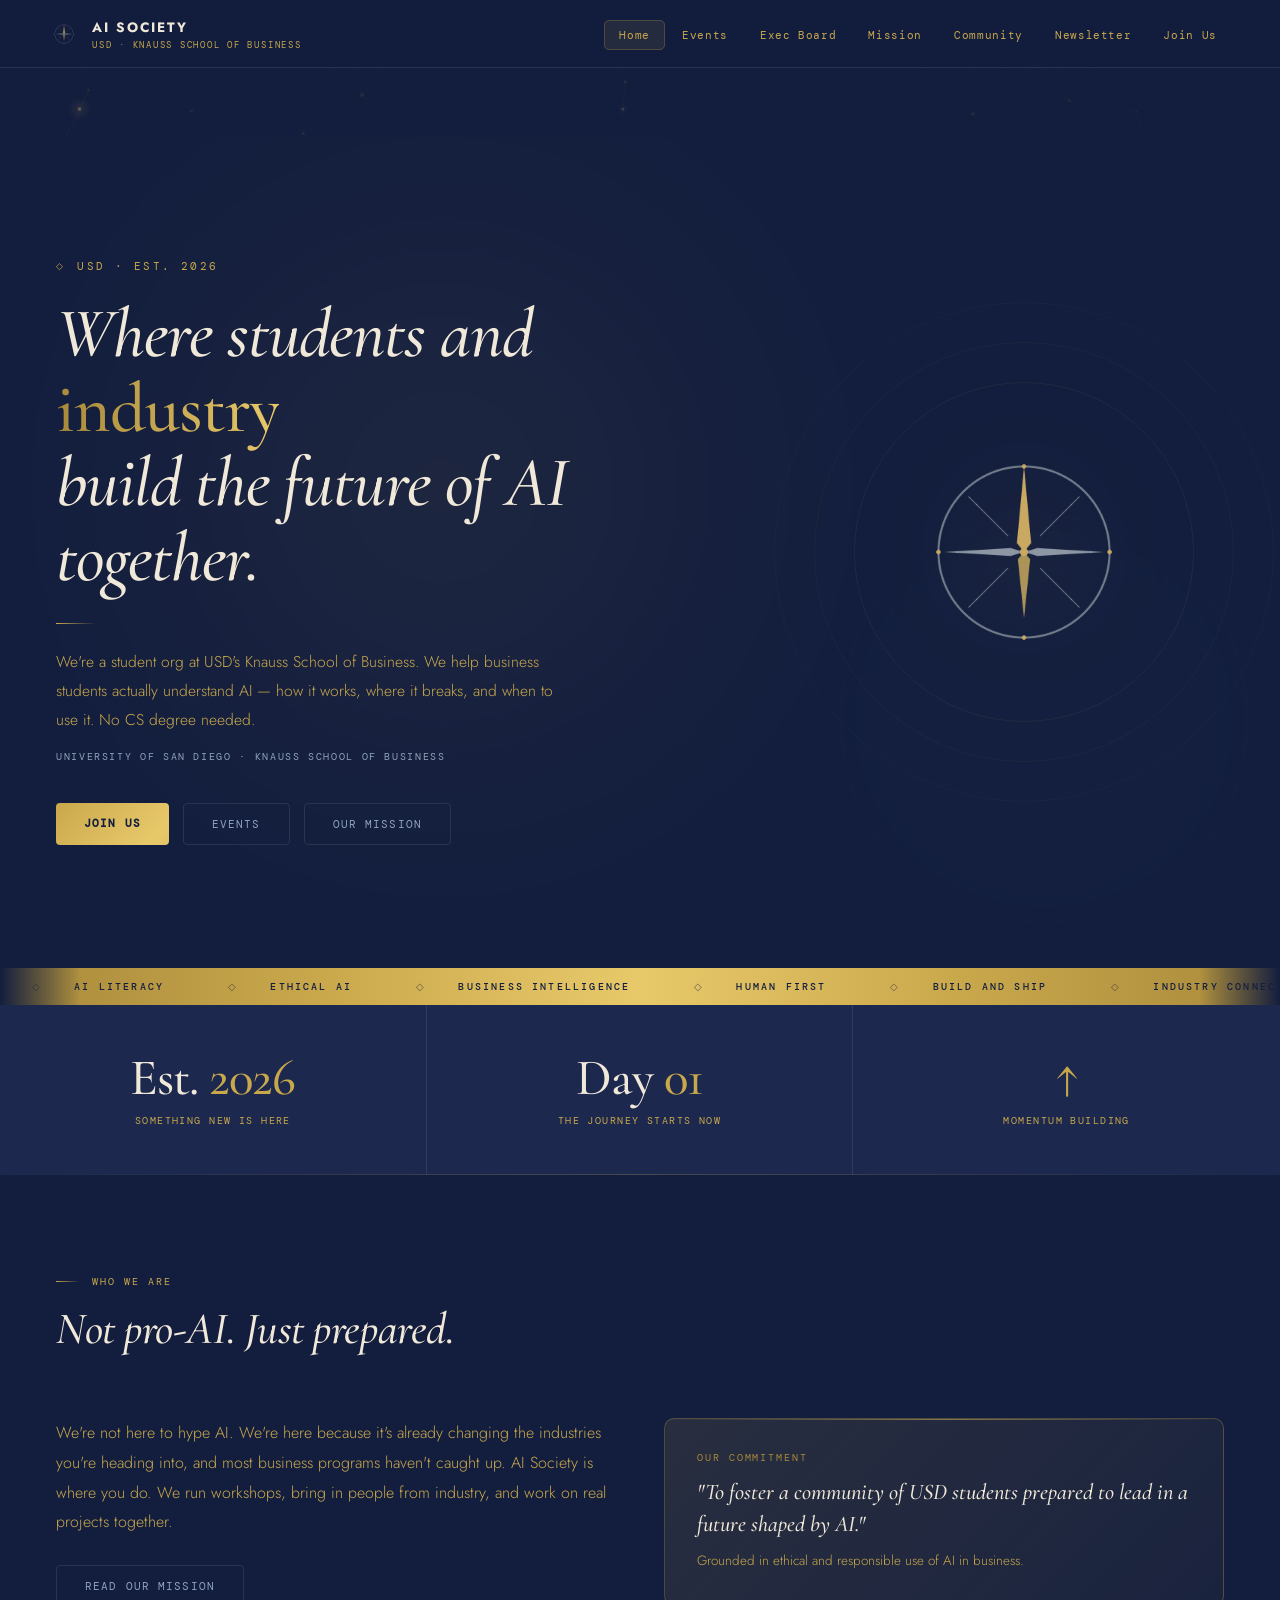
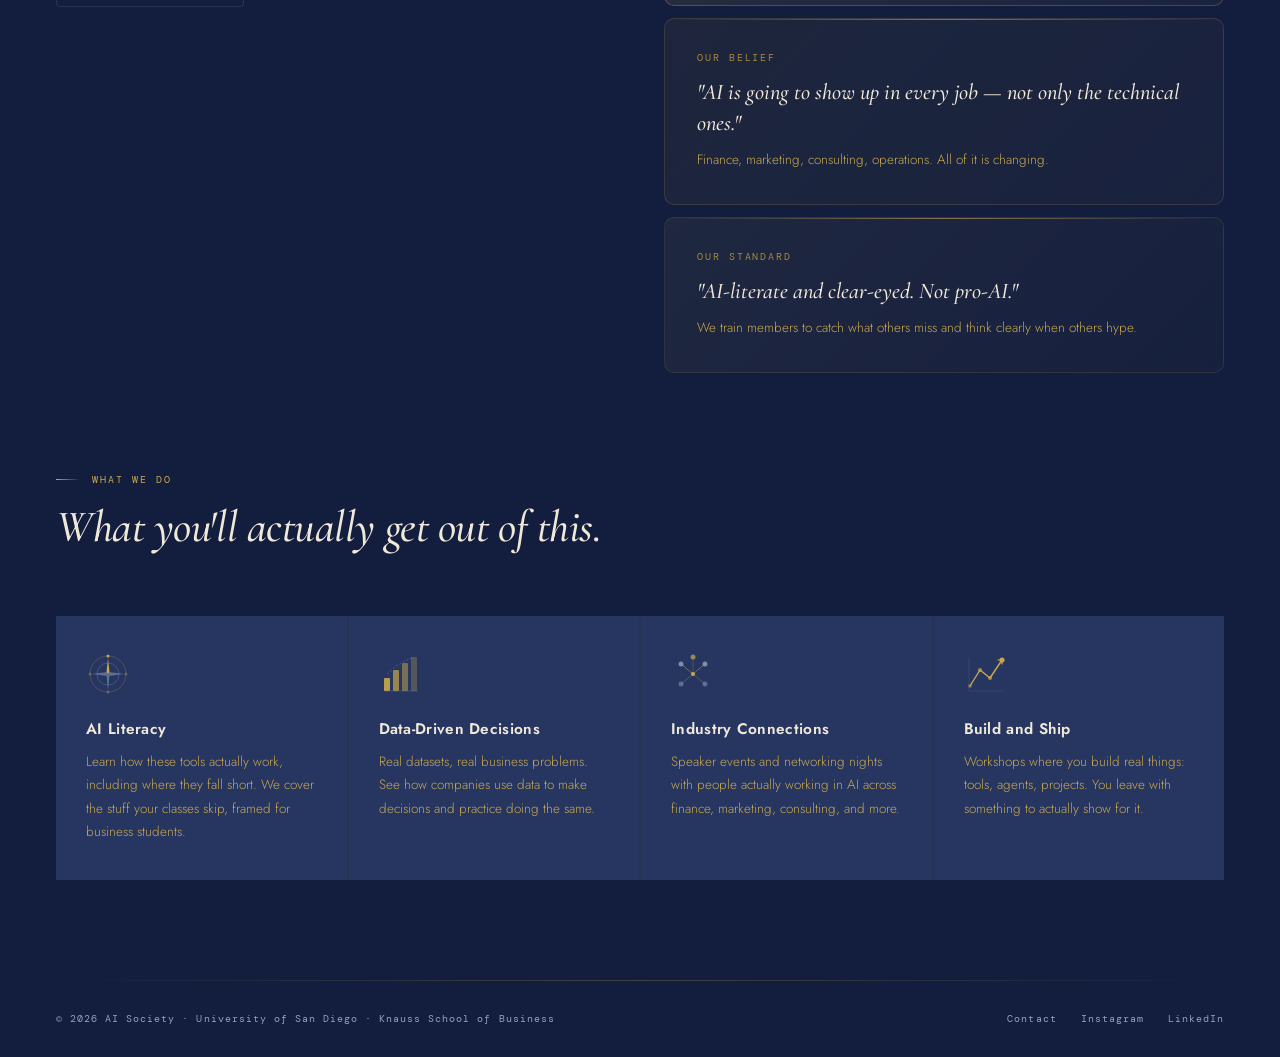
<file: index (19).html>
<!DOCTYPE html>
<html lang="en">
<head>
  <meta charset="UTF-8"/>
  <meta name="viewport" content="width=device-width, initial-scale=1.0"/>
  <title>AI Society — Knauss School of Business · USD</title>
  <link rel="stylesheet" href="style.css"/>
</head>
<body>

<canvas id="globalCanvas"></canvas>

<!-- NAV -->
<nav>
  <a class="nav-logo" href="#" onclick="showPage('home')">
    <img src="logo.png" alt="AI Society"/>
    <div>
      <span class="nav-logo-name">AI Society</span>
      <span class="nav-logo-sub">USD · Knauss School of Business</span>
    </div>
  </a>
  <ul class="nav-links">
    <li><a href="#" onclick="showPage('home')"        id="nav-home"        class="active">Home</a></li>
    <li><a href="#" onclick="showPage('events')"      id="nav-events"      >Events</a></li>
    <li><a href="#" onclick="showPage('leadership')"  id="nav-leadership"  >Exec Board</a></li>
    <li><a href="#" onclick="showPage('mission')"     id="nav-mission"     >Mission</a></li>
    <li><a href="#" onclick="showPage('community')"   id="nav-community"   >Community</a></li>
    <li><a href="#" onclick="showPage('newsletters')" id="nav-newsletters" >Newsletter</a></li>
    <li><a href="#" onclick="showPage('joinus')"      id="nav-joinus"      >Join Us</a></li>
  </ul>
</nav>

<!-- ══════════════════════════════════════════
     HOME
══════════════════════════════════════════ -->
<div class="page active" id="page-home">

  <section class="hero">
    <div class="hero-orb hero-orb-1"></div>
    <div class="hero-orb hero-orb-2"></div>
    <div class="hero-inner">
      <div>
        <div class="hero-eyebrow fade-up delay-1">USD · Est. 2026</div>
        <h1 class="fade-up delay-2">Where students and <em>industry</em><br>build the future of AI together.</h1>
        <div class="hero-rule fade-up delay-2"></div>
        <p class="hero-desc fade-up delay-3">We're a student org at USD's Knauss School of Business. We help business students actually understand AI — how it works, where it breaks, and when to use it. No CS degree needed.</p>
        <p class="hero-sub fade-up delay-3">University of San Diego · Knauss School of Business</p>
        <div class="btn-row fade-up delay-4">
          <a class="btn btn-primary"   href="#" onclick="showPage('joinus')">Join Us</a>
          <a class="btn btn-secondary" href="#" onclick="showPage('events')">Events</a>
          <a class="btn btn-secondary" href="#" onclick="showPage('mission')">Our Mission</a>
        </div>
      </div>
      <div class="hero-compass">
        <div class="compass-rings">
          <div class="compass-ring"></div>
          <div class="compass-ring"></div>
          <div class="compass-ring"></div>
        </div>
        <img src="logo.png" alt="AI Society compass" style="border:none;background:transparent;box-shadow:none;position:relative;z-index:2"/>
      </div>
    </div>
  </section>

  <!-- Marquee -->
  <div class="marquee-strip">
    <div class="marquee-inner">
      <span>AI Literacy</span><span>Ethical AI</span><span>Business Intelligence</span>
      <span>Human First</span><span>Build and Ship</span><span>Industry Connections</span>
      <span>USD Knauss</span><span>Est. 2026</span><span>Data Driven</span>
      <span>AI Literacy</span><span>Ethical AI</span><span>Business Intelligence</span>
      <span>Human First</span><span>Build and Ship</span><span>Industry Connections</span>
      <span>USD Knauss</span><span>Est. 2026</span><span>Data Driven</span>
    </div>
  </div>

  <!-- Stats -->
  <div class="stats-bar">
    <div class="stat-item">
      <span class="stat-num">Est. <span>2026</span></span>
      <span class="stat-label">Something new is here</span>
    </div>
    <div class="stat-item">
      <span class="stat-num">Day <span>01</span></span>
      <span class="stat-label">The journey starts now</span>
    </div>
    <div class="stat-item">
      <span class="stat-num"><span>↑</span></span>
      <span class="stat-label">Momentum building</span>
    </div>
  </div>

  <!-- Who We Are snapshot -->
  <section class="section">
    <div class="section-header reveal">
      <div class="section-tag">Who We Are</div>
      <h2 class="section-title">Not pro-AI. Just prepared.</h2>
    </div>

    <div style="display:grid;grid-template-columns:1fr 1fr;gap:48px;align-items:start">
      <div class="reveal-l">
        <p style="font-size:1rem;line-height:1.85;color:var(--text-muted);font-weight:300;margin-bottom:28px">
          We're not here to hype AI. We're here because it's already changing the industries you're heading into, and most business programs haven't caught up. AI Society is where you do. We run workshops, bring in people from industry, and work on real projects together.
        </p>
        <a class="btn btn-secondary" href="#" onclick="showPage('mission')" style="display:inline-block">Read our mission</a>
      </div>
      <div class="reveal-r" style="display:flex;flex-direction:column;gap:12px">
        <div class="gbox gbox-1">
          <span class="gbox-label">Our commitment</span>
          <p class="gbox-title">"To foster a community of USD students prepared to lead in a future shaped by AI."</p>
          <p class="gbox-text">Grounded in ethical and responsible use of AI in business.</p>
        </div>
        <div class="gbox gbox-2">
          <span class="gbox-label">Our belief</span>
          <p class="gbox-title">"AI is going to show up in every job — not only the technical ones."</p>
          <p class="gbox-text">Finance, marketing, consulting, operations. All of it is changing.</p>
        </div>
        <div class="gbox gbox-3">
          <span class="gbox-label">Our standard</span>
          <p class="gbox-title">"AI-literate and clear-eyed. Not pro-AI."</p>
          <p class="gbox-text">We train members to catch what others miss and think clearly when others hype.</p>
        </div>
      </div>
    </div>
  </section>

  <!-- What We Do -->
  <section class="section" style="padding-top:0">
    <div class="section-header reveal">
      <div class="section-tag">What We Do</div>
      <h2 class="section-title">What you'll actually get out of this.</h2>
    </div>
    <div class="card-grid">
      <div class="card reveal">
        <span class="card-icon">
          <svg viewBox="0 0 44 44" fill="none"><circle cx="22" cy="22" r="18" stroke="#c9a84c" stroke-width="0.8" opacity="0.3"/><circle cx="22" cy="22" r="11" stroke="#8fa3bc" stroke-width="0.7" opacity="0.4"/><line x1="22" y1="4" x2="22" y2="40" stroke="#8fa3bc" stroke-width="0.5" opacity="0.25"/><line x1="4" y1="22" x2="40" y2="22" stroke="#8fa3bc" stroke-width="0.5" opacity="0.25"/><polygon points="22,7 23.5,20 22,22 20.5,20" fill="#c9a84c"/><polygon points="22,37 20.5,24 22,22 23.5,24" fill="#8fa3bc" opacity="0.5"/><polygon points="7,22 20.5,20 22,22 20.5,24" fill="#8fa3bc" opacity="0.5"/><polygon points="37,22 23.5,24 22,22 23.5,20" fill="#8fa3bc" opacity="0.5"/><circle cx="22" cy="4" r="1.5" fill="#c9a84c"/><circle cx="22" cy="40" r="1.5" fill="#c9a84c" opacity="0.35"/><circle cx="4" cy="22" r="1.5" fill="#c9a84c" opacity="0.35"/><circle cx="40" cy="22" r="1.5" fill="#c9a84c" opacity="0.35"/></svg>
        </span>
        <div class="card-title">AI Literacy</div>
        <p class="card-text">Learn how these tools actually work, including where they fall short. We cover the stuff your classes skip, framed for business students.</p>
      </div>
      <div class="card reveal" style="transition-delay:0.08s">
        <span class="card-icon">
          <svg viewBox="0 0 44 44" fill="none"><rect x="5" y="26" width="6" height="13" rx="1" fill="#c9a84c" opacity="0.9"/><rect x="14" y="18" width="6" height="21" rx="1" fill="#c9a84c" opacity="0.7"/><rect x="23" y="11" width="6" height="28" rx="1" fill="#c9a84c" opacity="0.5"/><rect x="32" y="5" width="6" height="34" rx="1" fill="#c9a84c" opacity="0.28"/><line x1="5" y1="39" x2="39" y2="39" stroke="#8fa3bc" stroke-width="0.7" opacity="0.35"/><polyline points="8,22 17,14 26,9 35,5" stroke="#8fa3bc" stroke-width="0.9" stroke-dasharray="2,2" opacity="0.4" fill="none"/></svg>
        </span>
        <div class="card-title">Data-Driven Decisions</div>
        <p class="card-text">Real datasets, real business problems. See how companies use data to make decisions and practice doing the same.</p>
      </div>
      <div class="card reveal" style="transition-delay:0.16s">
        <span class="card-icon">
          <svg viewBox="0 0 44 44" fill="none"><circle cx="22" cy="22" r="2" fill="#c9a84c"/><line x1="22" y1="22" x2="10" y2="12" stroke="#c9a84c" stroke-width="0.8" opacity="0.6"/><line x1="22" y1="22" x2="34" y2="12" stroke="#c9a84c" stroke-width="0.8" opacity="0.6"/><line x1="22" y1="22" x2="10" y2="32" stroke="#c9a84c" stroke-width="0.8" opacity="0.4"/><line x1="22" y1="22" x2="34" y2="32" stroke="#c9a84c" stroke-width="0.8" opacity="0.4"/><line x1="22" y1="22" x2="22" y2="5" stroke="#c9a84c" stroke-width="0.8" opacity="0.3"/><circle cx="10" cy="12" r="2.5" fill="#8fa3bc" opacity="0.8"/><circle cx="34" cy="12" r="2.5" fill="#8fa3bc" opacity="0.8"/><circle cx="10" cy="32" r="2.5" fill="#8fa3bc" opacity="0.5"/><circle cx="34" cy="32" r="2.5" fill="#8fa3bc" opacity="0.5"/><circle cx="22" cy="5" r="2.5" fill="#c9a84c" opacity="0.7"/></svg>
        </span>
        <div class="card-title">Industry Connections</div>
        <p class="card-text">Speaker events and networking nights with people actually working in AI across finance, marketing, consulting, and more.</p>
      </div>
      <div class="card reveal" style="transition-delay:0.24s">
        <span class="card-icon">
          <svg viewBox="0 0 44 44" fill="none"><polyline points="6,34 16,18 26,26 38,8" stroke="#c9a84c" stroke-width="1.4" fill="none" stroke-linecap="round" stroke-linejoin="round"/><circle cx="6"  cy="34" r="2" fill="#c9a84c" opacity="0.4"/><circle cx="16" cy="18" r="2" fill="#c9a84c" opacity="0.7"/><circle cx="26" cy="26" r="2" fill="#c9a84c" opacity="0.7"/><circle cx="38" cy="8"  r="2.5" fill="#c9a84c"/><polyline points="34,8 38,8 38,12" stroke="#c9a84c" stroke-width="1.2" fill="none" stroke-linecap="round"/><line x1="5" y1="39" x2="40" y2="39" stroke="#8fa3bc" stroke-width="0.5" opacity="0.28"/><line x1="5" y1="6"  x2="5" y2="39" stroke="#8fa3bc" stroke-width="0.5" opacity="0.28"/></svg>
        </span>
        <div class="card-title">Build and Ship</div>
        <p class="card-text">Workshops where you build real things: tools, agents, projects. You leave with something to actually show for it.</p>
      </div>
    </div>
  </section>

  <footer>
    <div class="footer-left">© 2026 AI Society · University of San Diego · Knauss School of Business</div>
    <div class="footer-links">
      <a href="mailto:usdaisociety@gmail.com">Contact</a>
      <a href="https://www.instagram.com/usdaisociety/" target="_blank" rel="noopener">Instagram</a>
      <a href="https://www.linkedin.com/company/usd-ai-society" target="_blank" rel="noopener">LinkedIn</a>
    </div>
  </footer>
</div>

<!-- ══════════════════════════════════════════
     EVENTS
══════════════════════════════════════════ -->
<div class="page" id="page-events">
  <section class="section">
    <div class="section-header reveal">
      <div class="section-tag">What's On</div>
      <h2 class="section-title">Events</h2>
    </div>

    <p style="font-size:0.9rem;color:var(--text-muted);font-weight:300;margin-bottom:56px;max-width:520px;line-height:1.85" class="reveal">
      We're just getting started. More events are being planned right now. Follow us on Instagram and LinkedIn so you hear about them first.
    </p>

    <!-- Upcoming -->
    <div class="section-tag reveal" style="margin-bottom:24px">Upcoming</div>
    <div class="gbox gbox-1 reveal" style="max-width:640px;margin-bottom:64px">
      <span class="gbox-label">First workshop · Details coming soon</span>
      <p class="gbox-title">Our first workshop is coming.</p>
      <p class="gbox-text">We're putting the details together now. It'll be in the next newsletter, so make sure you're on the list. It'll be worth showing up for.</p>
    </div>

    <!-- Past -->
    <div class="section-tag reveal" style="margin-bottom:24px">Past</div>
    <div class="events-list reveal">
      <div class="event-card past">
        <div class="event-date">
          <span class="event-month">Sept</span>
          <span class="event-day">15</span>
        </div>
        <div class="event-divider"></div>
        <div class="event-info">
          <h3>Alcalá Bazaar</h3>
          <p>University of San Diego · We tabled at the Alcalá Bazaar and met a lot of you there. Thanks for stopping by.</p>
        </div>
        <span class="event-tag tag-past">Happened</span>
      </div>
    </div>
  </section>

  <footer>
    <div class="footer-left">© 2026 AI Society · University of San Diego · Knauss School of Business</div>
    <div class="footer-links">
      <a href="mailto:usdaisociety@gmail.com">Contact</a>
      <a href="https://www.instagram.com/usdaisociety/" target="_blank" rel="noopener">Instagram</a>
      <a href="https://www.linkedin.com/company/usd-ai-society" target="_blank" rel="noopener">LinkedIn</a>
    </div>
  </footer>
</div>

<!-- ══════════════════════════════════════════
     EXEC BOARD
══════════════════════════════════════════ -->
<div class="page" id="page-leadership">
  <section class="section">
    <div class="section-header reveal">
      <div class="section-tag">The Team</div>
      <h2 class="section-title">Meet the Executive Board</h2>
    </div>

    <!-- Gold intro box -->
    <div class="gbox gbox-1 reveal" style="max-width:680px;margin-bottom:56px">
      <span class="gbox-label">Founded spring 2026</span>
      <p class="gbox-title">A group of students who decided to build the thing they wished existed.</p>
      <p class="gbox-text">The AI Society grew out of Dr. Alan Lerchbacker's MGMT 300 class. By May, there was a board. The rest is history still being made.</p>
    </div>

    <div class="leadership-grid">
      <div class="leader-card reveal">
        <div class="leader-avatar"><img src="photos/nick-tamer.jpg" alt="Nick Tamer" onerror="this.parentElement.innerText='NT'"></div>
        <div class="leader-name">Nick Tamer</div>
        <span class="leader-role">Chief Executive Officer</span>
        <p class="leader-bio">Setting the vision and leading AI Society's growth at the intersection of AI and business education.</p>
      </div>
      <div class="leader-card reveal" style="transition-delay:0.06s">
        <div class="leader-avatar"><img src="photos/maxim-golubev.jpg" alt="Maxim Golubev" onerror="this.parentElement.innerText='MG'"></div>
        <div class="leader-name">Maxim Golubev</div>
        <span class="leader-role">Chief Operating Officer</span>
        <p class="leader-bio">Keeping operations running smoothly and ensuring every member gets real value from the org.</p>
      </div>
      <div class="leader-card reveal" style="transition-delay:0.12s">
        <div class="leader-avatar"><img src="photos/ari-price.jpg" alt="Ari Price" onerror="this.parentElement.innerText='AP'"></div>
        <div class="leader-name">Ari Price</div>
        <span class="leader-role">Chief Marketing Officer</span>
        <p class="leader-bio">Leading brand strategy, digital presence, and outreach across all AI Society platforms.</p>
      </div>
      <div class="leader-card reveal" style="transition-delay:0.18s">
        <div class="leader-avatar"><img src="photos/isaiah-razavi.jpg" alt="Isaiah Razavi" onerror="this.parentElement.innerText='IR'"></div>
        <div class="leader-name">Isaiah Razavi</div>
        <span class="leader-role">Director of External Relations</span>
        <p class="leader-bio">Building industry partnerships and expanding AI Society's network beyond campus.</p>
      </div>
      <div class="leader-card reveal" style="transition-delay:0.24s">
        <div class="leader-avatar"><img src="photos/carter-voerge.jpg" alt="Carter Voerge" onerror="this.parentElement.innerText='CV'"></div>
        <div class="leader-name">Carter Voerge</div>
        <span class="leader-role">Chief Financial Officer</span>
        <p class="leader-bio">Managing the org's budget, funding strategy, and financial operations.</p>
      </div>
      <div class="leader-card reveal" style="transition-delay:0.30s">
        <div class="leader-avatar"><img src="photos/hayaa-khetia.jpg" alt="Hayaa Khetia" onerror="this.parentElement.innerText='HK'"></div>
        <div class="leader-name">Hayaa Khetia</div>
        <span class="leader-role">Secretary</span>
        <p class="leader-bio">Keeping the board aligned, communications organized, and nothing falling through the cracks.</p>
      </div>
      <div class="leader-card reveal" style="transition-delay:0.36s">
        <div class="leader-avatar"><img src="photos/alan-lerchbacker.jpg" alt="Alan Lerchbacker" onerror="this.parentElement.innerText='AL'"></div>
        <div class="leader-name">Alan Lerchbacker</div>
        <span class="leader-role">Faculty Advisor</span>
        <p class="leader-bio">Providing academic guidance and connecting AI Society to the broader Knauss School of Business.</p>
      </div>
    </div>
  </section>

  <footer>
    <div class="footer-left">© 2026 AI Society · University of San Diego · Knauss School of Business</div>
    <div class="footer-links">
      <a href="mailto:usdaisociety@gmail.com">Contact</a>
      <a href="https://www.instagram.com/usdaisociety/" target="_blank" rel="noopener">Instagram</a>
      <a href="https://www.linkedin.com/company/usd-ai-society" target="_blank" rel="noopener">LinkedIn</a>
    </div>
  </footer>
</div>

<!-- ══════════════════════════════════════════
     MISSION
══════════════════════════════════════════ -->
<div class="page" id="page-mission">
  <section class="section">
    <div class="section-header reveal">
      <div class="section-tag">Who We Are</div>
      <h2 class="section-title">Our Mission</h2>
    </div>

    <!-- Constitution -->
    <div class="gbox gbox-1 reveal" style="max-width:760px;margin-bottom:64px">
      <span class="gbox-label">AI Society Constitution</span>
      <p class="gbox-title">"To foster a community of USD students who are prepared to lead in a future shaped by artificial intelligence, grounded in a commitment to the ethical and responsible use of AI in business."</p>
    </div>

    <div class="mission-layout">
      <div class="reveal-l">
        <p class="mission-statement">"We believe AI is going to show up in every job, not only the technical ones."</p>
        <p class="mission-body">That's the whole reason this org exists. Finance, marketing, consulting, operations — these fields are already changing. Most business programs haven't caught up, and most students are graduating without ever seriously engaging with AI.</p>
        <p class="mission-body">We're not a fan club. We don't think AI is the answer to everything. We do think that not understanding it is a real liability, and that's what we're here to address.</p>
        <p class="mission-body">That means learning how the tools work, but also learning where they fail: the bias, the hallucinations, the open questions around IP and ethics. The students who do well in this environment won't be the ones who hype it. They'll be the ones who think clearly about it.</p>
      </div>
      <div class="reveal-r">
        <div class="values-list">
          <div class="value-item">
            <span class="value-num">01</span>
            <div class="value-content"><h4>Accessible to everyone</h4><p>No CS background needed. If you're a business student curious about AI, you belong here.</p></div>
          </div>
          <div class="value-item">
            <span class="value-num">02</span>
            <div class="value-content"><h4>Build and ship</h4><p>Build the prototype, then argue about it. We learn by making real things, not sitting through decks.</p></div>
          </div>
          <div class="value-item">
            <span class="value-num">03</span>
            <div class="value-content"><h4>Honest about AI's limits</h4><p>Bias, hallucinations, IP concerns. We talk about all of it. Being informed means knowing where these tools fall short, not just where they shine.</p></div>
          </div>
          <div class="value-item">
            <span class="value-num">04</span>
            <div class="value-content"><h4>Show up for each other</h4><p>We're a team. The relationships you build here matter as much as anything else you'll take from it.</p></div>
          </div>
        </div>
      </div>
    </div>

    <!-- How We Started -->
    <div style="margin-top:96px;padding-top:72px;border-top:1px solid var(--border)">
      <div class="section-tag reveal" style="margin-bottom:20px">How we started</div>
      <div style="display:grid;grid-template-columns:1fr 1fr;gap:48px;align-items:start">
        <div class="reveal-l">
          <h2 style="font-family:'Cormorant Garamond',serif;font-size:clamp(1.6rem,2.5vw,2.2rem);font-style:italic;font-weight:500;color:var(--heading);line-height:1.2;margin-bottom:24px">It started in a classroom.</h2>
          <p class="mission-body">The AI Society grew out of Dr. Alan Lerchbacker's MGMT 300 class in spring 2026. A group of his students wanted a place at USD to actually learn AI instead of just reading headlines about it, so they started one.</p>
          <p class="mission-body">By May, there was a board. The rest is history still being made.</p>
          <div style="margin-top:28px;display:flex;align-items:center;gap:16px">
            <img src="photos/alan-lerchbacker.jpg" alt="Dr. Alan Lerchbacker" style="width:52px;height:52px;border-radius:50%;object-fit:cover;border:1px solid var(--border-gold)">
            <div>
              <p style="font-family:'Jost',sans-serif;font-size:0.88rem;font-weight:600;color:var(--heading);margin:0">Dr. Alan Lerchbacker</p>
              <p style="font-family:'DM Mono',monospace;font-size:0.6rem;letter-spacing:0.12em;text-transform:uppercase;color:var(--gold);margin:4px 0 0">Faculty Advisor · MGMT 300</p>
            </div>
          </div>
        </div>
        <div class="reveal-r">
          <div class="timeline">
            <div class="timeline-item">
              <div class="timeline-dot"></div>
              <span class="timeline-label">Spring 2026</span>
              <div class="timeline-title">The idea</div>
              <p class="timeline-text">A group of MGMT 300 students realized there was no dedicated space at USD to learn how AI actually applies to business — so they decided to build one.</p>
            </div>
            <div class="timeline-item">
              <div class="timeline-dot"></div>
              <span class="timeline-label">May 2026</span>
              <div class="timeline-title">The board</div>
              <p class="timeline-text">By May, the executive board was formed. Seven people. One shared goal: make USD students more prepared than the programs they're enrolled in.</p>
            </div>
            <div class="timeline-item">
              <div class="timeline-dot"></div>
              <span class="timeline-label">Sept 15, 2026</span>
              <div class="timeline-title">First public moment</div>
              <p class="timeline-text">Alcalá Bazaar. The first time AI Society showed up publicly. A lot of great conversations and a lot of sign-ups.</p>
            </div>
            <div class="timeline-item">
              <div class="timeline-dot" style="background:var(--gold-pale);box-shadow:none;border:1px solid var(--gold)"></div>
              <span class="timeline-label">Now</span>
              <div class="timeline-title">The rest is being written</div>
              <p class="timeline-text">First workshop in progress. Newsletter live. Community growing. You're reading this at the right time.</p>
            </div>
          </div>
        </div>
      </div>
    </div>

  </section>
  <footer>
    <div class="footer-left">© 2026 AI Society · University of San Diego · Knauss School of Business</div>
    <div class="footer-links">
      <a href="mailto:usdaisociety@gmail.com">Contact</a>
      <a href="https://www.instagram.com/usdaisociety/" target="_blank" rel="noopener">Instagram</a>
      <a href="https://www.linkedin.com/company/usd-ai-society" target="_blank" rel="noopener">LinkedIn</a>
    </div>
  </footer>
</div>

<!-- ══════════════════════════════════════════
     COMMUNITY
══════════════════════════════════════════ -->
<div class="page" id="page-community">
  <section class="section">
    <div class="section-header reveal">
      <div class="section-tag">Get Involved</div>
      <h2 class="section-title">Community Collaboration</h2>
    </div>

    <div class="mission-layout" style="margin-bottom:80px">
      <div class="reveal-l">
        <p class="mission-statement">"The best learning happens alongside people actually doing the work."</p>
        <p class="mission-body">We're looking for companies, professionals, and organizations who want to connect with a new generation of business students — ones who take AI seriously and think critically about it.</p>
        <p class="mission-body">We're new, which means there's real room to shape what this looks like from day one. If you want to run a workshop, speak to the group, bring a real problem to solve, or just stay in touch, reach out.</p>
        <div style="margin-top:36px">
          <a class="btn btn-primary" href="mailto:usdaisociety@gmail.com">Get in Touch</a>
        </div>
      </div>
      <div class="reveal-r">
        <div class="values-list">
          <div class="value-item"><span class="value-num">◇</span><div class="value-content"><h4>Speaker and Guest Engagements</h4><p>Come talk to us. Panels and speaker sessions connect your work directly with students who are paying attention.</p></div></div>
          <div class="value-item"><span class="value-num">◇</span><div class="value-content"><h4>Workshops and Labs</h4><p>Run a hands-on session using your actual tools and workflows. Members leave with something real.</p></div></div>
          <div class="value-item"><span class="value-num">◇</span><div class="value-content"><h4>Real Project Briefs</h4><p>Bring us a real problem. Members work on it, you get a fresh perspective. Everyone learns something.</p></div></div>
          <div class="value-item"><span class="value-num">◇</span><div class="value-content"><h4>Recruiting Pipeline</h4><p>Business students who understand AI are rare. If you're hiring, we're a good place to start.</p></div></div>
          <div class="value-item"><span class="value-num">◇</span><div class="value-content"><h4>Founding Partner</h4><p>We're brand new. There's real opportunity to be one of the first organizations we build with and help shape what that looks like going forward.</p></div></div>
        </div>
      </div>
    </div>

    <!-- Community Impact -->
    <div style="padding-top:72px;border-top:1px solid var(--border)">
      <div class="section-tag reveal" style="margin-bottom:20px">Community Impact</div>
      <h2 class="section-title reveal" style="margin-bottom:40px">Putting it into practice.</h2>
      <div style="display:grid;grid-template-columns:1fr 1fr;gap:16px;max-width:800px">
        <div class="gbox gbox-1 reveal">
          <span class="gbox-label">Project 01 · In Progress</span>
          <p class="gbox-title">First community project</p>
          <p class="gbox-text">Our first community project is in the early stages. We're excited about what it's shaping up to be. Keep an eye out for updates.</p>
        </div>
        <div class="gbox gbox-3 reveal" style="transition-delay:0.1s;display:flex;align-items:center;justify-content:center">
          <p style="font-family:'Cormorant Garamond',serif;font-size:1.1rem;font-style:italic;color:var(--text-muted);text-align:center;line-height:1.65">More to come as the year unfolds.</p>
        </div>
      </div>
    </div>

  </section>
  <footer>
    <div class="footer-left">© 2026 AI Society · University of San Diego · Knauss School of Business</div>
    <div class="footer-links">
      <a href="mailto:usdaisociety@gmail.com">Contact</a>
      <a href="https://www.instagram.com/usdaisociety/" target="_blank" rel="noopener">Instagram</a>
      <a href="https://www.linkedin.com/company/usd-ai-society" target="_blank" rel="noopener">LinkedIn</a>
    </div>
  </footer>
</div>

<!-- ══════════════════════════════════════════
     NEWSLETTER
══════════════════════════════════════════ -->
<div class="page" id="page-newsletters">
  <section class="section">
    <div class="section-header reveal">
      <div class="section-tag">Every Monday</div>
      <h2 class="section-title">Newsletter</h2>
    </div>
    <p style="font-size:0.9rem;color:var(--text-muted);font-weight:300;margin-bottom:56px;max-width:520px;line-height:1.85" class="reveal">
      We write every Monday. What's coming up, a few things worth reading in AI and business, and how to get involved. Every issue is archived here as it goes out.
    </p>
    <div class="newsletter-grid">
      <a class="newsletter-card reveal" href="issue-01-updated.html" target="_blank" rel="noopener">
        <span class="newsletter-issue">Issue 01 · Sept 16, 2026</span>
        <div class="newsletter-title">Welcome. We're just getting started.</div>
        <p class="newsletter-desc">A thank you from the Alcalá Bazaar, our first event teaser, and what AI Society is actually about.</p>
        <span class="newsletter-arrow">Read this issue →</span>
      </a>
      <div class="newsletter-card reveal" style="transition-delay:0.1s;cursor:default">
        <span class="newsletter-issue">Issue 02 · Coming soon</span>
        <div class="newsletter-title" style="color:var(--text-muted)">First event details inside.</div>
        <p class="newsletter-desc">Workshop announcement, signup link, and this week's AI reading list.</p>
        <span class="newsletter-arrow" style="color:var(--text-dim)">Not yet published</span>
      </div>
    </div>
  </section>
  <footer>
    <div class="footer-left">© 2026 AI Society · University of San Diego · Knauss School of Business</div>
    <div class="footer-links">
      <a href="mailto:usdaisociety@gmail.com">Contact</a>
      <a href="https://www.instagram.com/usdaisociety/" target="_blank" rel="noopener">Instagram</a>
      <a href="https://www.linkedin.com/company/usd-ai-society" target="_blank" rel="noopener">LinkedIn</a>
    </div>
  </footer>
</div>

<!-- ══════════════════════════════════════════
     JOIN US
══════════════════════════════════════════ -->
<div class="page" id="page-joinus">
  <section class="section">
    <div class="section-header reveal">
      <div class="section-tag">Become a Member</div>
      <h2 class="section-title">Join AI Society</h2>
    </div>

    <div class="mission-layout">
      <div class="reveal-l">
        <p class="mission-statement">"No experience required. Just curiosity."</p>
        <p class="mission-body">AI Society is free and open to all USD students. It doesn't matter what your major is or how much you know about AI. If you're curious about where it's headed and want to be ready for it, you'll fit right in.</p>
        <p class="mission-body">You'll get access to workshops, speaker events, networking nights, and a group of people who take this stuff seriously without taking themselves too seriously.</p>
        <p class="mission-body">Takes less than a minute to sign up.</p>
        <div style="margin-top:36px">
          <a class="btn btn-primary" href="https://forms.gle/fczNEGVzD31uHVJS7" target="_blank" rel="noopener">Register Now →</a>
        </div>
      </div>
      <div class="reveal-r">
        <div class="values-list">
          <div class="value-item"><span class="value-num">01</span><div class="value-content"><h4>It's free</h4><p>No dues, no fees. Open to every USD student.</p></div></div>
          <div class="value-item"><span class="value-num">02</span><div class="value-content"><h4>Build real skills</h4><p>Workshops and projects that give you hands-on experience with tools employers actually use.</p></div></div>
          <div class="value-item"><span class="value-num">03</span><div class="value-content"><h4>Meet people in the industry</h4><p>Speaker events and networking nights with professionals working in AI across every sector.</p></div></div>
          <div class="value-item"><span class="value-num">04</span><div class="value-content"><h4>Something worth talking about</h4><p>AI literacy is the skill of the decade. What you build here will come up in interviews.</p></div></div>
          <div class="value-item"><span class="value-num">05</span><div class="value-content"><h4>Get in early</h4><p>We launched in 2026. Founding members shape what this becomes. There's no better time.</p></div></div>
        </div>
      </div>
    </div>

    <!-- CTA -->
    <div class="gbox gbox-1 reveal" style="margin-top:80px;text-align:center;padding:56px 48px">
      <p style="font-family:'Cormorant Garamond',serif;font-size:clamp(1.4rem,2.5vw,2rem);font-style:italic;color:var(--heading);line-height:1.4;margin-bottom:12px">The future is being written now. Help write it.</p>
      <p style="font-size:0.86rem;color:var(--text-muted);font-weight:300;max-width:400px;margin:0 auto 36px;line-height:1.75">Fill out the form and you're in. Takes less than a minute.</p>
      <a class="btn btn-primary" href="https://forms.gle/fczNEGVzD31uHVJS7" target="_blank" rel="noopener" style="font-size:0.78rem;padding:16px 44px">Join AI Society. It's Free.</a>
    </div>

  </section>
  <footer>
    <div class="footer-left">© 2026 AI Society · University of San Diego · Knauss School of Business</div>
    <div class="footer-links">
      <a href="mailto:usdaisociety@gmail.com">Contact</a>
      <a href="https://www.instagram.com/usdaisociety/" target="_blank" rel="noopener">Instagram</a>
      <a href="https://www.linkedin.com/company/usd-ai-society" target="_blank" rel="noopener">LinkedIn</a>
    </div>
  </footer>
</div>

<!-- ══════════════════════════════════════════
     SCRIPTS
══════════════════════════════════════════ -->
<script src="main.js"></script>

<script>
// ── Global constellation — runs on every page ──
(function(){
  const F2=0.5*(Math.sqrt(3)-1),G2=(3-Math.sqrt(3))/6;
  const grad3=[[1,1],[-1,1],[1,-1],[-1,-1],[1,0],[-1,0],[0,1],[0,-1]];
  const perm=new Uint8Array(512);
  (function(){const p=new Uint8Array(256);for(let i=0;i<256;i++)p[i]=i;for(let i=255;i>0;i--){const j=Math.floor(Math.random()*(i+1));[p[i],p[j]]=[p[j],p[i]];}for(let i=0;i<512;i++)perm[i]=p[i&255];})();
  function noise2D(x,y){const s=(x+y)*F2;const i=Math.floor(x+s),j=Math.floor(y+s);const t=(i+j)*G2;const x0=x-(i-t),y0=y-(j-t);const i1=x0>y0?1:0,j1=x0>y0?0:1;const x1=x0-i1+G2,y1=y0-j1+G2;const x2=x0-1+2*G2,y2=y0-1+2*G2;const ii=i&255,jj=j&255;let n0=0,n1=0,n2=0;let t0=0.5-x0*x0-y0*y0;if(t0>0){t0*=t0;const g=grad3[perm[ii+perm[jj]]%8];n0=t0*t0*(g[0]*x0+g[1]*y0);}let t1=0.5-x1*x1-y1*y1;if(t1>0){t1*=t1;const g=grad3[perm[ii+i1+perm[jj+j1]]%8];n1=t1*t1*(g[0]*x1+g[1]*y1);}let t2=0.5-x2*x2-y2*y2;if(t2>0){t2*=t2;const g=grad3[perm[ii+1+perm[jj+1]]%8];n2=t2*t2*(g[0]*x2+g[1]*y2);}return 70*(n0+n1+n2);}

  const C=document.getElementById('globalCanvas');
  if(!C)return;
  const X=C.getContext('2d');
  let W,H,DPR;
  const mobile=window.innerWidth<768;
  const NODE_COUNT=mobile?55:120;
  const CONN_DIST=mobile?120:160;
  const nodes=[];

  function resize(){
    DPR=Math.min(devicePixelRatio||1,2);
    W=window.innerWidth;H=window.innerHeight;
    C.width=W*DPR;C.height=H*DPR;
    C.style.width=W+'px';C.style.height=H+'px';
    X.setTransform(DPR,0,0,DPR,0,0);
  }

  for(let i=0;i<NODE_COUNT;i++)nodes.push({
    x:Math.random()*window.innerWidth,
    y:Math.random()*window.innerHeight,
    vx:(Math.random()-0.5)*0.18,vy:(Math.random()-0.5)*0.18,
    sz:0.6+Math.random()*1.4,op:0.08+Math.random()*0.22,
    pulsePhase:Math.random()*Math.PI*2,pulseSpeed:0.004+Math.random()*0.009
  });

  const signals=[];let lastSig=0,startT=null;

  function frame(ts){
    if(!startT)startT=ts;
    const elapsed=ts-startT,nt=elapsed*0.00006;
    X.clearRect(0,0,W,H);

    for(const n of nodes){
      const nv=noise2D(n.x*0.0016,n.y*0.0016+nt);
      n.vx+=Math.cos(nv*Math.PI*2)*0.005;n.vy+=Math.sin(nv*Math.PI*2)*0.005;
      n.vx*=0.995;n.vy*=0.995;n.x+=n.vx;n.y+=n.vy;
      n.pulsePhase+=n.pulseSpeed;
      if(n.x<-30)n.x=W+30;if(n.x>W+30)n.x=-30;
      if(n.y<-30)n.y=H+30;if(n.y>H+30)n.y=-30;
    }

    for(let a=0;a<nodes.length;a++){
      for(let b=a+1;b<nodes.length;b++){
        const dx=nodes[a].x-nodes[b].x,dy=nodes[a].y-nodes[b].y;
        const d=Math.sqrt(dx*dx+dy*dy);
        if(d<CONN_DIST){
          const fade=1-d/CONN_DIST;
          X.strokeStyle='rgba(201,169,97,'+(fade*0.11)+')';
          X.lineWidth=0.5;X.beginPath();
          X.moveTo(nodes[a].x,nodes[a].y);X.lineTo(nodes[b].x,nodes[b].y);X.stroke();
        }
      }
    }

    if(elapsed-lastSig>750){
      lastSig=elapsed;
      for(let a=0;a<nodes.length;a++){
        for(let b=a+1;b<nodes.length;b++){
          const dx=nodes[a].x-nodes[b].x,dy=nodes[a].y-nodes[b].y;
          if(Math.sqrt(dx*dx+dy*dy)<CONN_DIST&&Math.random()<0.003){
            signals.push({a,b,progress:0,speed:0.005+Math.random()*0.008});break;
          }
        }
      }
    }

    for(let i=signals.length-1;i>=0;i--){
      const s=signals[i];s.progress+=s.speed;
      if(s.progress>1){signals.splice(i,1);continue;}
      const na=nodes[s.a],nb=nodes[s.b];
      const sx=na.x+(nb.x-na.x)*s.progress,sy=na.y+(nb.y-na.y)*s.progress;
      const sA=Math.sin(s.progress*Math.PI)*0.75;
      X.fillStyle='rgba(201,169,97,'+sA+')';X.beginPath();X.arc(sx,sy,1.8,0,Math.PI*2);X.fill();
      const g=X.createRadialGradient(sx,sy,0,sx,sy,12);
      g.addColorStop(0,'rgba(201,169,97,'+sA*0.28+')');g.addColorStop(1,'rgba(201,169,97,0)');
      X.fillStyle=g;X.beginPath();X.arc(sx,sy,12,0,Math.PI*2);X.fill();
    }

    for(const n of nodes){
      const pulse=0.7+0.3*Math.sin(n.pulsePhase);
      const alpha=n.op*pulse;
      const g=X.createRadialGradient(n.x,n.y,0,n.x,n.y,n.sz*5);
      g.addColorStop(0,'rgba(201,169,97,'+alpha*0.18+')');g.addColorStop(1,'rgba(201,169,97,0)');
      X.fillStyle=g;X.beginPath();X.arc(n.x,n.y,n.sz*5,0,Math.PI*2);X.fill();
      X.fillStyle='rgba(220,192,130,'+alpha+')';X.beginPath();X.arc(n.x,n.y,n.sz,0,Math.PI*2);X.fill();
    }

    requestAnimationFrame(frame);
  }

  resize();window.addEventListener('resize',resize);requestAnimationFrame(frame);
})();
</script>

<script>
// Scroll reveal
const obs = new IntersectionObserver((entries) => {
  entries.forEach(e => { if(e.isIntersecting){ e.target.classList.add('visible'); obs.unobserve(e.target); }});
}, {threshold:0.1});
document.querySelectorAll('.reveal,.reveal-l,.reveal-r').forEach(el => obs.observe(el));
</script>

<script>
function toggleCal(btn){
  const d=btn.nextElementSibling;d.classList.toggle('open');
  document.addEventListener('click',function c(e){if(!btn.parentElement.contains(e.target)){d.classList.remove('open');document.removeEventListener('click',c);}});
}
function downloadICS(){
  const ics=['BEGIN:VCALENDAR','VERSION:2.0','PRODID:-//AI Society USD//EN','BEGIN:VEVENT','DTSTART:20260915T100000','DTEND:20260915T140000','SUMMARY:Alcalá Bazaar — AI Society','DESCRIPTION:Stop by the AI Society table.','LOCATION:University of San Diego','END:VEVENT','END:VCALENDAR'].join('\r\n');
  const a=document.createElement('a');a.href=URL.createObjectURL(new Blob([ics],{type:'text/calendar'}));a.download='alcala-bazaar.ics';a.click();
}
</script>

</body>
</html>
</file>
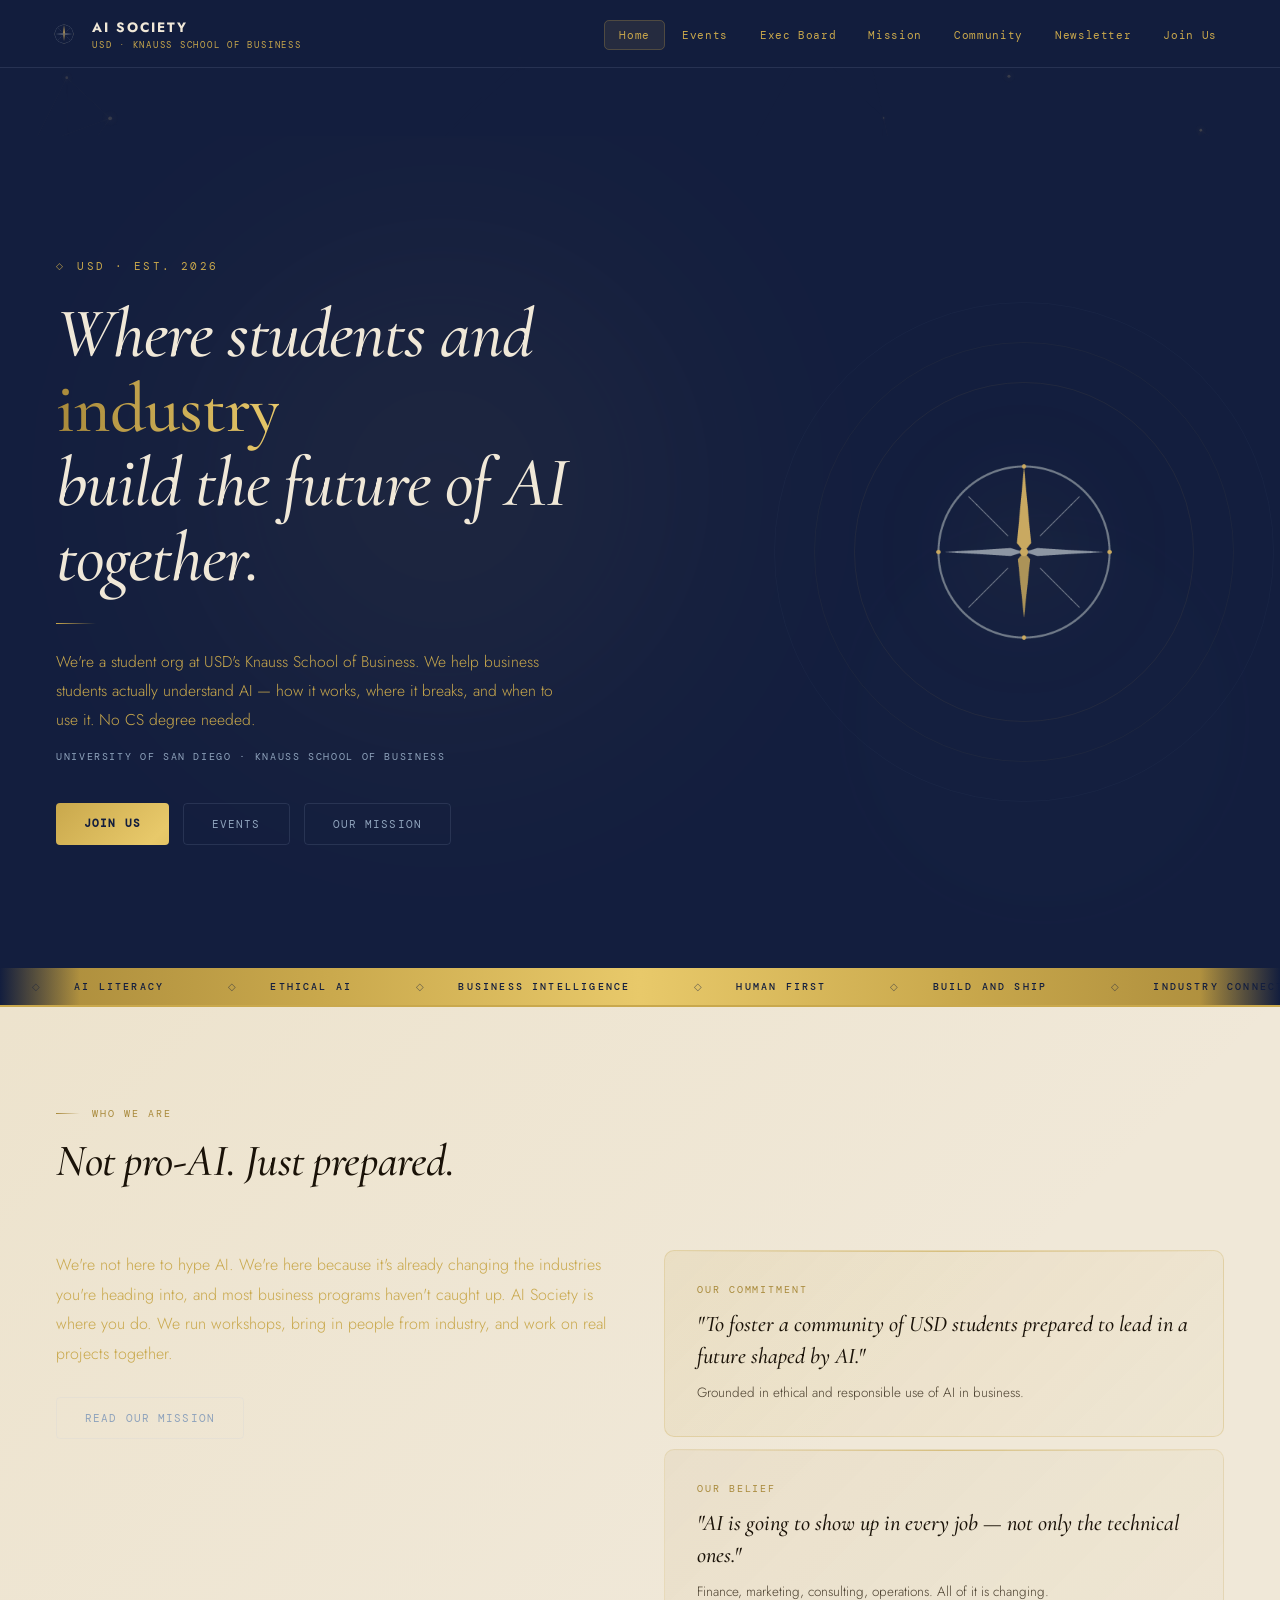
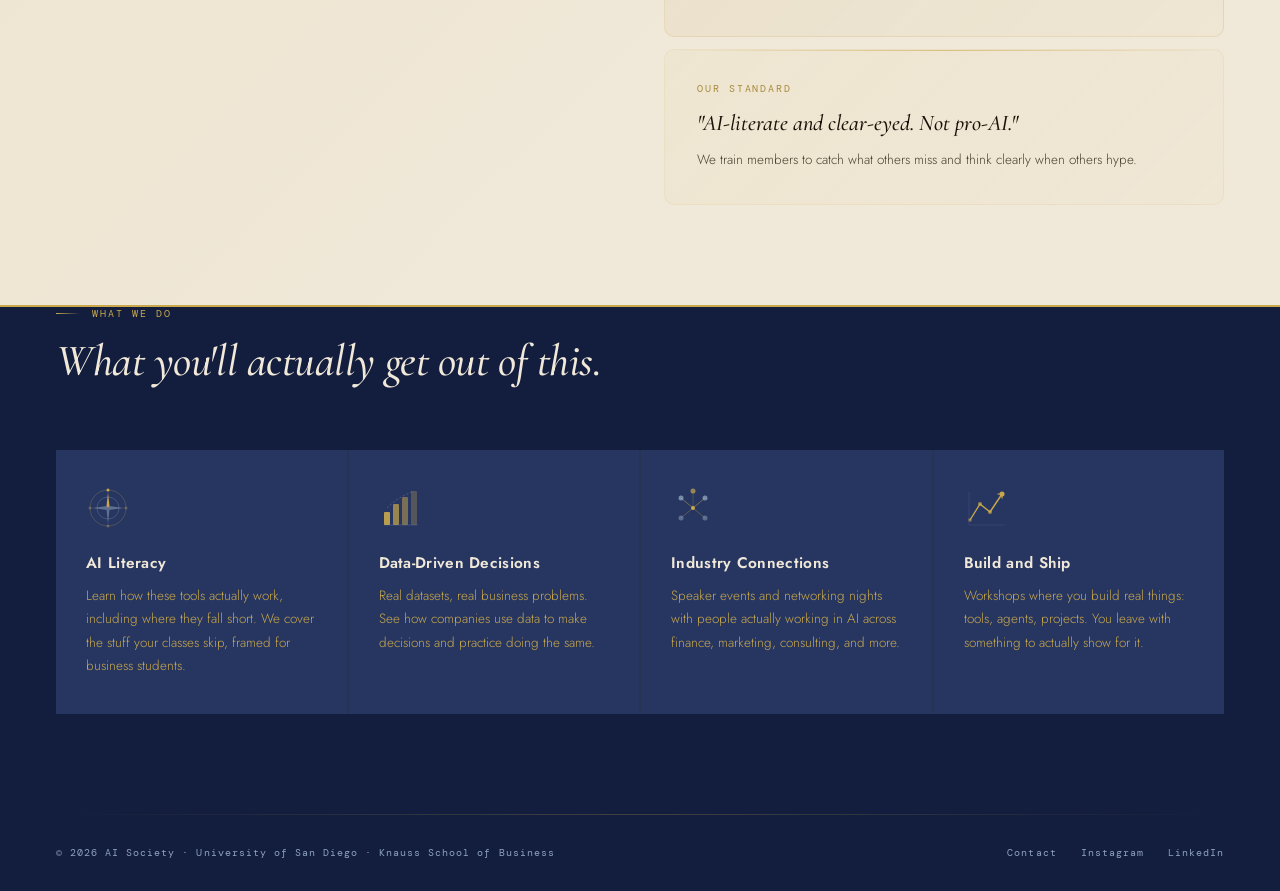
<file: index_1.html>
<!DOCTYPE html>
<html lang="en">
<head>
  <meta charset="UTF-8"/>
  <meta name="viewport" content="width=device-width, initial-scale=1.0"/>
  <title>AI Society — Knauss School of Business · USD</title>
  <link rel="stylesheet" href="style.css"/>
</head>
<body>

<canvas id="globalCanvas"></canvas>

<!-- NAV -->
<nav>
  <a class="nav-logo" href="#" onclick="showPage('home')">
    <img src="logo.png" alt="AI Society"/>
    <div>
      <span class="nav-logo-name">AI Society</span>
      <span class="nav-logo-sub">USD · Knauss School of Business</span>
    </div>
  </a>
  <ul class="nav-links">
    <li><a href="#" onclick="showPage('home')"        id="nav-home"        class="active">Home</a></li>
    <li><a href="#" onclick="showPage('events')"      id="nav-events"      >Events</a></li>
    <li><a href="#" onclick="showPage('leadership')"  id="nav-leadership"  >Exec Board</a></li>
    <li><a href="#" onclick="showPage('mission')"     id="nav-mission"     >Mission</a></li>
    <li><a href="#" onclick="showPage('community')"   id="nav-community"   >Community</a></li>
    <li><a href="#" onclick="showPage('newsletters')" id="nav-newsletters" >Newsletter</a></li>
    <li><a href="#" onclick="showPage('joinus')"      id="nav-joinus"      >Join Us</a></li>
  </ul>
</nav>

<!-- ══════════════════════════════════════════
     HOME
══════════════════════════════════════════ -->
<div class="page active" id="page-home">

  <section class="hero">
    <div class="hero-orb hero-orb-1"></div>
    <div class="hero-orb hero-orb-2"></div>
    <div class="hero-inner">
      <div>
        <div class="hero-eyebrow fade-up delay-1">USD · Est. 2026</div>
        <h1 class="fade-up delay-2">Where students and <em>industry</em><br>build the future of AI together.</h1>
        <div class="hero-rule fade-up delay-2"></div>
        <p class="hero-desc fade-up delay-3">We're a student org at USD's Knauss School of Business. We help business students actually understand AI — how it works, where it breaks, and when to use it. No CS degree needed.</p>
        <p class="hero-sub fade-up delay-3">University of San Diego · Knauss School of Business</p>
        <div class="btn-row fade-up delay-4">
          <a class="btn btn-primary"   href="#" onclick="showPage('joinus')">Join Us</a>
          <a class="btn btn-secondary" href="#" onclick="showPage('events')">Events</a>
          <a class="btn btn-secondary" href="#" onclick="showPage('mission')">Our Mission</a>
        </div>
      </div>
      <div class="hero-compass">
        <div class="compass-rings">
          <div class="compass-ring"></div>
          <div class="compass-ring"></div>
          <div class="compass-ring"></div>
        </div>
        <img src="logo.png" alt="AI Society compass" style="border:none;background:transparent;box-shadow:none;position:relative;z-index:2"/>
      </div>
    </div>
  </section>

  <!-- Marquee -->
  <div class="marquee-strip">
    <div class="marquee-inner">
      <span>AI Literacy</span><span>Ethical AI</span><span>Business Intelligence</span>
      <span>Human First</span><span>Build and Ship</span><span>Industry Connections</span>
      <span>USD Knauss</span><span>Est. 2026</span><span>Data Driven</span>
      <span>AI Literacy</span><span>Ethical AI</span><span>Business Intelligence</span>
      <span>Human First</span><span>Build and Ship</span><span>Industry Connections</span>
      <span>USD Knauss</span><span>Est. 2026</span><span>Data Driven</span>
    </div>
  </div>

  <!-- Who We Are snapshot -->
  <section class="section panel-beige">
    <div class="section-header reveal">
      <div class="section-tag">Who We Are</div>
      <h2 class="section-title">Not pro-AI. Just prepared.</h2>
    </div>

    <div style="display:grid;grid-template-columns:1fr 1fr;gap:48px;align-items:start">
      <div class="reveal-l">
        <p style="font-size:1rem;line-height:1.85;color:var(--text-muted);font-weight:300;margin-bottom:28px">
          We're not here to hype AI. We're here because it's already changing the industries you're heading into, and most business programs haven't caught up. AI Society is where you do. We run workshops, bring in people from industry, and work on real projects together.
        </p>
        <a class="btn btn-secondary" href="#" onclick="showPage('mission')" style="display:inline-block">Read our mission</a>
      </div>
      <div class="reveal-r" style="display:flex;flex-direction:column;gap:12px">
        <div class="gbox gbox-1">
          <span class="gbox-label">Our commitment</span>
          <p class="gbox-title">"To foster a community of USD students prepared to lead in a future shaped by AI."</p>
          <p class="gbox-text">Grounded in ethical and responsible use of AI in business.</p>
        </div>
        <div class="gbox gbox-2">
          <span class="gbox-label">Our belief</span>
          <p class="gbox-title">"AI is going to show up in every job — not only the technical ones."</p>
          <p class="gbox-text">Finance, marketing, consulting, operations. All of it is changing.</p>
        </div>
        <div class="gbox gbox-3">
          <span class="gbox-label">Our standard</span>
          <p class="gbox-title">"AI-literate and clear-eyed. Not pro-AI."</p>
          <p class="gbox-text">We train members to catch what others miss and think clearly when others hype.</p>
        </div>
      </div>
    </div>
  </section>

  <!-- What We Do -->
  <section class="section" style="padding-top:0">
    <div class="section-header reveal">
      <div class="section-tag">What We Do</div>
      <h2 class="section-title">What you'll actually get out of this.</h2>
    </div>
    <div class="card-grid">
      <div class="card reveal">
        <span class="card-icon">
          <svg viewBox="0 0 44 44" fill="none"><circle cx="22" cy="22" r="18" stroke="#c9a84c" stroke-width="0.8" opacity="0.3"/><circle cx="22" cy="22" r="11" stroke="#8fa3bc" stroke-width="0.7" opacity="0.4"/><line x1="22" y1="4" x2="22" y2="40" stroke="#8fa3bc" stroke-width="0.5" opacity="0.25"/><line x1="4" y1="22" x2="40" y2="22" stroke="#8fa3bc" stroke-width="0.5" opacity="0.25"/><polygon points="22,7 23.5,20 22,22 20.5,20" fill="#c9a84c"/><polygon points="22,37 20.5,24 22,22 23.5,24" fill="#8fa3bc" opacity="0.5"/><polygon points="7,22 20.5,20 22,22 20.5,24" fill="#8fa3bc" opacity="0.5"/><polygon points="37,22 23.5,24 22,22 23.5,20" fill="#8fa3bc" opacity="0.5"/><circle cx="22" cy="4" r="1.5" fill="#c9a84c"/><circle cx="22" cy="40" r="1.5" fill="#c9a84c" opacity="0.35"/><circle cx="4" cy="22" r="1.5" fill="#c9a84c" opacity="0.35"/><circle cx="40" cy="22" r="1.5" fill="#c9a84c" opacity="0.35"/></svg>
        </span>
        <div class="card-title">AI Literacy</div>
        <p class="card-text">Learn how these tools actually work, including where they fall short. We cover the stuff your classes skip, framed for business students.</p>
      </div>
      <div class="card reveal" style="transition-delay:0.08s">
        <span class="card-icon">
          <svg viewBox="0 0 44 44" fill="none"><rect x="5" y="26" width="6" height="13" rx="1" fill="#c9a84c" opacity="0.9"/><rect x="14" y="18" width="6" height="21" rx="1" fill="#c9a84c" opacity="0.7"/><rect x="23" y="11" width="6" height="28" rx="1" fill="#c9a84c" opacity="0.5"/><rect x="32" y="5" width="6" height="34" rx="1" fill="#c9a84c" opacity="0.28"/><line x1="5" y1="39" x2="39" y2="39" stroke="#8fa3bc" stroke-width="0.7" opacity="0.35"/><polyline points="8,22 17,14 26,9 35,5" stroke="#8fa3bc" stroke-width="0.9" stroke-dasharray="2,2" opacity="0.4" fill="none"/></svg>
        </span>
        <div class="card-title">Data-Driven Decisions</div>
        <p class="card-text">Real datasets, real business problems. See how companies use data to make decisions and practice doing the same.</p>
      </div>
      <div class="card reveal" style="transition-delay:0.16s">
        <span class="card-icon">
          <svg viewBox="0 0 44 44" fill="none"><circle cx="22" cy="22" r="2" fill="#c9a84c"/><line x1="22" y1="22" x2="10" y2="12" stroke="#c9a84c" stroke-width="0.8" opacity="0.6"/><line x1="22" y1="22" x2="34" y2="12" stroke="#c9a84c" stroke-width="0.8" opacity="0.6"/><line x1="22" y1="22" x2="10" y2="32" stroke="#c9a84c" stroke-width="0.8" opacity="0.4"/><line x1="22" y1="22" x2="34" y2="32" stroke="#c9a84c" stroke-width="0.8" opacity="0.4"/><line x1="22" y1="22" x2="22" y2="5" stroke="#c9a84c" stroke-width="0.8" opacity="0.3"/><circle cx="10" cy="12" r="2.5" fill="#8fa3bc" opacity="0.8"/><circle cx="34" cy="12" r="2.5" fill="#8fa3bc" opacity="0.8"/><circle cx="10" cy="32" r="2.5" fill="#8fa3bc" opacity="0.5"/><circle cx="34" cy="32" r="2.5" fill="#8fa3bc" opacity="0.5"/><circle cx="22" cy="5" r="2.5" fill="#c9a84c" opacity="0.7"/></svg>
        </span>
        <div class="card-title">Industry Connections</div>
        <p class="card-text">Speaker events and networking nights with people actually working in AI across finance, marketing, consulting, and more.</p>
      </div>
      <div class="card reveal" style="transition-delay:0.24s">
        <span class="card-icon">
          <svg viewBox="0 0 44 44" fill="none"><polyline points="6,34 16,18 26,26 38,8" stroke="#c9a84c" stroke-width="1.4" fill="none" stroke-linecap="round" stroke-linejoin="round"/><circle cx="6"  cy="34" r="2" fill="#c9a84c" opacity="0.4"/><circle cx="16" cy="18" r="2" fill="#c9a84c" opacity="0.7"/><circle cx="26" cy="26" r="2" fill="#c9a84c" opacity="0.7"/><circle cx="38" cy="8"  r="2.5" fill="#c9a84c"/><polyline points="34,8 38,8 38,12" stroke="#c9a84c" stroke-width="1.2" fill="none" stroke-linecap="round"/><line x1="5" y1="39" x2="40" y2="39" stroke="#8fa3bc" stroke-width="0.5" opacity="0.28"/><line x1="5" y1="6"  x2="5" y2="39" stroke="#8fa3bc" stroke-width="0.5" opacity="0.28"/></svg>
        </span>
        <div class="card-title">Build and Ship</div>
        <p class="card-text">Workshops where you build real things: tools, agents, projects. You leave with something to actually show for it.</p>
      </div>
    </div>
  </section>

  <footer>
    <div class="footer-left">© 2026 AI Society · University of San Diego · Knauss School of Business</div>
    <div class="footer-links">
      <a href="mailto:usdaisociety@gmail.com">Contact</a>
      <a href="https://www.instagram.com/usdaisociety/" target="_blank" rel="noopener">Instagram</a>
      <a href="https://www.linkedin.com/company/usd-ai-society" target="_blank" rel="noopener">LinkedIn</a>
    </div>
  </footer>
</div>

<!-- ══════════════════════════════════════════
     EVENTS
══════════════════════════════════════════ -->
<div class="page" id="page-events">
  <section class="section panel-beige">
    <div class="section-header reveal">
      <div class="section-tag">What's On</div>
      <h2 class="section-title">Events</h2>
    </div>

    <p style="font-size:0.9rem;color:var(--text-muted);font-weight:300;margin-bottom:56px;max-width:520px;line-height:1.85" class="reveal">
      We're just getting started. More events are being planned right now. Follow us on Instagram and LinkedIn so you hear about them first.
    </p>

    <!-- Upcoming -->
    <div class="section-tag reveal" style="margin-bottom:24px">Upcoming</div>
    <div class="gbox gbox-1 reveal" style="max-width:640px;margin-bottom:64px">
      <span class="gbox-label">First workshop · Details coming soon</span>
      <p class="gbox-title">Our first workshop is coming.</p>
      <p class="gbox-text">We're putting the details together now. It'll be in the next newsletter, so make sure you're on the list. It'll be worth showing up for.</p>
    </div>

    <!-- Past -->
    <div class="section-tag reveal" style="margin-bottom:24px">Past</div>
    <div class="events-list reveal">
      <div class="event-card past">
        <div class="event-date">
          <span class="event-month">Sept</span>
          <span class="event-day">15</span>
        </div>
        <div class="event-divider"></div>
        <div class="event-info">
          <h3>Alcalá Bazaar</h3>
          <p>University of San Diego · We tabled at the Alcalá Bazaar and met a lot of you there. Thanks for stopping by.</p>
        </div>
        <span class="event-tag tag-past">Happened</span>
      </div>
    </div>
  </section>

  <footer>
    <div class="footer-left">© 2026 AI Society · University of San Diego · Knauss School of Business</div>
    <div class="footer-links">
      <a href="mailto:usdaisociety@gmail.com">Contact</a>
      <a href="https://www.instagram.com/usdaisociety/" target="_blank" rel="noopener">Instagram</a>
      <a href="https://www.linkedin.com/company/usd-ai-society" target="_blank" rel="noopener">LinkedIn</a>
    </div>
  </footer>
</div>

<!-- ══════════════════════════════════════════
     EXEC BOARD
══════════════════════════════════════════ -->
<div class="page" id="page-leadership">
  <section class="section">
    <div class="section-header reveal">
      <div class="section-tag">The Team</div>
      <h2 class="section-title">Meet the Executive Board</h2>
    </div>

    <div class="leader-photo-grid">

      <div class="leader-photo-card reveal">
        <img src="photos/nick-tamer.jpg" alt="Nick Tamer" onerror="this.style.display='none';this.nextElementSibling.style.display='flex'">
        <div class="leader-initials" style="display:none">NT</div>
        <div class="leader-photo-overlay"></div>
        <div class="leader-photo-info">
          <span class="leader-photo-name">Nick Tamer</span>
          <span class="leader-photo-role">Chief Executive Officer</span>
          <p class="leader-photo-bio">Setting the vision and leading AI Society's growth at the intersection of AI and business education.</p>
        </div>
      </div>

      <div class="leader-photo-card reveal" style="transition-delay:0.06s">
        <img src="photos/maxim-golubev.jpg" alt="Maxim Golubev" onerror="this.style.display='none';this.nextElementSibling.style.display='flex'">
        <div class="leader-initials" style="display:none">MG</div>
        <div class="leader-photo-overlay"></div>
        <div class="leader-photo-info">
          <span class="leader-photo-name">Maxim Golubev</span>
          <span class="leader-photo-role">Chief Operating Officer</span>
          <p class="leader-photo-bio">Keeping operations running smoothly and ensuring every member gets real value from the org.</p>
        </div>
      </div>

      <div class="leader-photo-card reveal" style="transition-delay:0.12s">
        <img src="photos/ari-price.jpg" alt="Ari Price" onerror="this.style.display='none';this.nextElementSibling.style.display='flex'">
        <div class="leader-initials" style="display:none">AP</div>
        <div class="leader-photo-overlay"></div>
        <div class="leader-photo-info">
          <span class="leader-photo-name">Ari Price</span>
          <span class="leader-photo-role">Chief Marketing Officer</span>
          <p class="leader-photo-bio">Leading brand strategy, digital presence, and outreach across all AI Society platforms.</p>
        </div>
      </div>

      <div class="leader-photo-card reveal" style="transition-delay:0.18s">
        <img src="photos/isaiah-razavi.jpg" alt="Isaiah Razavi" onerror="this.style.display='none';this.nextElementSibling.style.display='flex'">
        <div class="leader-initials" style="display:none">IR</div>
        <div class="leader-photo-overlay"></div>
        <div class="leader-photo-info">
          <span class="leader-photo-name">Isaiah Razavi</span>
          <span class="leader-photo-role">Director of External Relations</span>
          <p class="leader-photo-bio">Building industry partnerships and expanding AI Society's network beyond campus.</p>
        </div>
      </div>

      <div class="leader-photo-card reveal" style="transition-delay:0.24s">
        <img src="photos/carter-voerge.jpg" alt="Carter Voerge" onerror="this.style.display='none';this.nextElementSibling.style.display='flex'">
        <div class="leader-initials" style="display:none">CV</div>
        <div class="leader-photo-overlay"></div>
        <div class="leader-photo-info">
          <span class="leader-photo-name">Carter Voerge</span>
          <span class="leader-photo-role">Chief Financial Officer</span>
          <p class="leader-photo-bio">Managing the org's budget, funding strategy, and financial operations.</p>
        </div>
      </div>

      <div class="leader-photo-card reveal" style="transition-delay:0.30s">
        <img src="photos/hayaa-khetia.jpg" alt="Hayaa Khetia" onerror="this.style.display='none';this.nextElementSibling.style.display='flex'">
        <div class="leader-initials" style="display:none">HK</div>
        <div class="leader-photo-overlay"></div>
        <div class="leader-photo-info">
          <span class="leader-photo-name">Hayaa Khetia</span>
          <span class="leader-photo-role">Secretary</span>
          <p class="leader-photo-bio">Keeping the board aligned, communications organized, and nothing falling through the cracks.</p>
        </div>
      </div>

      <div class="leader-photo-card reveal" style="transition-delay:0.36s">
        <img src="photos/alan-lerchbacker.jpg" alt="Alan Lerchbacker" onerror="this.style.display='none';this.nextElementSibling.style.display='flex'">
        <div class="leader-initials" style="display:none">AL</div>
        <div class="leader-photo-overlay"></div>
        <div class="leader-photo-info">
          <span class="leader-photo-name">Alan Lerchbacker</span>
          <span class="leader-photo-role">Faculty Advisor</span>
          <p class="leader-photo-bio">Providing academic guidance and connecting AI Society to the broader Knauss School of Business.</p>
        </div>
      </div>

    </div>
  </section>

  <footer>
    <div class="footer-left">© 2026 AI Society · University of San Diego · Knauss School of Business</div>
    <div class="footer-links">
      <a href="mailto:usdaisociety@gmail.com">Contact</a>
      <a href="https://www.instagram.com/usdaisociety/" target="_blank" rel="noopener">Instagram</a>
      <a href="https://www.linkedin.com/company/usd-ai-society" target="_blank" rel="noopener">LinkedIn</a>
    </div>
  </footer>
</div>

<!-- ══════════════════════════════════════════
     MISSION
══════════════════════════════════════════ -->
<div class="page" id="page-mission">
  <section class="section">
    <div class="section-header reveal">
      <div class="section-tag">Who We Are</div>
      <h2 class="section-title">Our Mission</h2>
    </div>

    <!-- Constitution -->
    <div class="gbox gbox-1 reveal" style="max-width:760px;margin-bottom:64px">
      <span class="gbox-label">AI Society Constitution</span>
      <p class="gbox-title">"To foster a community of USD students who are prepared to lead in a future shaped by artificial intelligence, grounded in a commitment to the ethical and responsible use of AI in business."</p>
    </div>

    <div class="mission-layout">
      <div class="reveal-l">
        <p class="mission-statement">"We believe AI is going to show up in every job, not only the technical ones."</p>
        <p class="mission-body">That's the whole reason this org exists. Finance, marketing, consulting, operations — these fields are already changing. Most business programs haven't caught up, and most students are graduating without ever seriously engaging with AI.</p>
        <p class="mission-body">We're not a fan club. We don't think AI is the answer to everything. We do think that not understanding it is a real liability, and that's what we're here to address.</p>
        <p class="mission-body">That means learning how the tools work, but also learning where they fail: the bias, the hallucinations, the open questions around IP and ethics. The students who do well in this environment won't be the ones who hype it. They'll be the ones who think clearly about it.</p>
      </div>
      <div class="reveal-r">
        <div class="values-list">
          <div class="value-item">
            <span class="value-num">01</span>
            <div class="value-content"><h4>Accessible to everyone</h4><p>No CS background needed. If you're a business student curious about AI, you belong here.</p></div>
          </div>
          <div class="value-item">
            <span class="value-num">02</span>
            <div class="value-content"><h4>Build and ship</h4><p>Build the prototype, then argue about it. We learn by making real things, not sitting through decks.</p></div>
          </div>
          <div class="value-item">
            <span class="value-num">03</span>
            <div class="value-content"><h4>Honest about AI's limits</h4><p>Bias, hallucinations, IP concerns. We talk about all of it. Being informed means knowing where these tools fall short, not just where they shine.</p></div>
          </div>
          <div class="value-item">
            <span class="value-num">04</span>
            <div class="value-content"><h4>Show up for each other</h4><p>We're a team. The relationships you build here matter as much as anything else you'll take from it.</p></div>
          </div>
        </div>
      </div>
    </div>

    <!-- How We Started -->
    <div style="margin-top:96px;padding-top:72px;border-top:1px solid var(--border)">
      <div class="section-tag reveal" style="margin-bottom:20px">How we started</div>
      <div style="display:grid;grid-template-columns:1fr 1fr;gap:48px;align-items:start">
        <div class="reveal-l">
          <h2 style="font-family:'Cormorant Garamond',serif;font-size:clamp(1.6rem,2.5vw,2.2rem);font-style:italic;font-weight:500;color:var(--heading);line-height:1.2;margin-bottom:24px">It started in a classroom.</h2>
          <p class="mission-body">The AI Society grew out of Dr. Alan Lerchbacker's MGMT 300 class in spring 2026. A group of his students wanted a place at USD to actually learn AI instead of just reading headlines about it, so they started one.</p>
          <p class="mission-body">By May, we formed a board and drafted our first constitution. Now, we are hosting monthly events and actively looking for industry partners!</p>
          <div style="margin-top:28px;display:flex;align-items:center;gap:16px">
            <img src="photos/alan-lerchbacker.jpg" alt="Dr. Alan Lerchbacker" style="width:52px;height:52px;border-radius:50%;object-fit:cover;border:1px solid var(--border-gold)">
            <div>
              <p style="font-family:'Jost',sans-serif;font-size:0.88rem;font-weight:600;color:var(--heading);margin:0">Dr. Alan Lerchbacker</p>
              <p style="font-family:'DM Mono',monospace;font-size:0.6rem;letter-spacing:0.12em;text-transform:uppercase;color:var(--gold);margin:4px 0 0">Faculty Advisor · MGMT 300</p>
            </div>
          </div>
        </div>
        <div class="reveal-r">
          <div class="timeline">
            <div class="timeline-item">
              <div class="timeline-dot"></div>
              <span class="timeline-label">Spring 2026</span>
              <div class="timeline-title">The idea</div>
              <p class="timeline-text">A group of MGMT 300 students realized there was no dedicated space at USD to learn how AI actually applies to business — so they decided to build one.</p>
            </div>
            <div class="timeline-item">
              <div class="timeline-dot"></div>
              <span class="timeline-label">May 2026</span>
              <div class="timeline-title">The board</div>
              <p class="timeline-text">By May, the executive board was formed. Seven people. One shared goal: make USD students more prepared than the programs they're enrolled in.</p>
            </div>
            <div class="timeline-item">
              <div class="timeline-dot"></div>
              <span class="timeline-label">Sept 15, 2026</span>
              <div class="timeline-title">First public moment</div>
              <p class="timeline-text">Alcalá Bazaar. The first time AI Society showed up publicly. A lot of great conversations and a lot of sign-ups.</p>
            </div>
            <div class="timeline-item">
              <div class="timeline-dot" style="background:var(--gold-pale);box-shadow:none;border:1px solid var(--gold)"></div>
              <span class="timeline-label">Now</span>
              <div class="timeline-title">There is more to come</div>
              <p class="timeline-text">There is more to come! Stay tuned for our monthly events and industry partner events!</p>
            </div>
          </div>
        </div>
      </div>
    </div>

  </section>
  <footer>
    <div class="footer-left">© 2026 AI Society · University of San Diego · Knauss School of Business</div>
    <div class="footer-links">
      <a href="mailto:usdaisociety@gmail.com">Contact</a>
      <a href="https://www.instagram.com/usdaisociety/" target="_blank" rel="noopener">Instagram</a>
      <a href="https://www.linkedin.com/company/usd-ai-society" target="_blank" rel="noopener">LinkedIn</a>
    </div>
  </footer>
</div>

<!-- ══════════════════════════════════════════
     COMMUNITY
══════════════════════════════════════════ -->
<div class="page" id="page-community">
  <section class="section">
    <div class="section-header reveal">
      <div class="section-tag">Get Involved</div>
      <h2 class="section-title">Community Collaboration</h2>
    </div>

    <div class="mission-layout" style="margin-bottom:80px">
      <div class="reveal-l">
        <p class="mission-statement">"The best learning happens alongside people actually doing the work."</p>
        <p class="mission-body">We're looking for companies, professionals, and organizations who want to connect with a new generation of business students — ones who take AI seriously and think critically about it.</p>
        <p class="mission-body">We're new, which means there's real room to shape what this looks like from day one. If you want to run a workshop, speak to the group, bring a real problem to solve, or just stay in touch, reach out.</p>
        <div style="margin-top:36px">
          <a class="btn btn-primary" href="mailto:usdaisociety@gmail.com">Get in Touch</a>
        </div>
      </div>
      <div class="reveal-r">
        <div class="values-list">
          <div class="value-item"><span class="value-num">◇</span><div class="value-content"><h4>Speaker and Guest Engagements</h4><p>Come talk to us. Panels and speaker sessions connect your work directly with students who are paying attention.</p></div></div>
          <div class="value-item"><span class="value-num">◇</span><div class="value-content"><h4>Workshops and Labs</h4><p>Run a hands-on session using your actual tools and workflows. Members leave with something real.</p></div></div>
          <div class="value-item"><span class="value-num">◇</span><div class="value-content"><h4>Real Project Briefs</h4><p>Bring us a real problem. Members work on it, you get a fresh perspective. Everyone learns something.</p></div></div>
          <div class="value-item"><span class="value-num">◇</span><div class="value-content"><h4>Recruiting Pipeline</h4><p>Business students who understand AI are rare. If you're hiring, we're a good place to start.</p></div></div>
          <div class="value-item"><span class="value-num">◇</span><div class="value-content"><h4>Founding Partner</h4><p>We're brand new. There's real opportunity to be one of the first organizations we build with and help shape what that looks like going forward.</p></div></div>
        </div>
      </div>
    </div>

    <!-- Community Impact -->
    <div class="panel-beige" style="padding:64px 56px;margin:72px -56px -100px;border-top:1px solid rgba(245,238,224,0.10)">
      <div class="section-tag reveal" style="margin-bottom:20px">Community Impact</div>
      <h2 class="section-title reveal" style="margin-bottom:40px">Putting it into practice.</h2>
      <div style="display:grid;grid-template-columns:1fr 1fr;gap:16px;max-width:800px">
        <div class="gbox gbox-1 reveal">
          <span class="gbox-label">Project 01 · In Progress</span>
          <p class="gbox-title">First community project</p>
          <p class="gbox-text">Our first community project is in the early stages. We're excited about what it's shaping up to be. Keep an eye out for updates.</p>
        </div>
        <div class="gbox gbox-3 reveal" style="transition-delay:0.1s;display:flex;align-items:center;justify-content:center">
          <p style="font-family:'Cormorant Garamond',serif;font-size:1.1rem;font-style:italic;color:var(--text-muted);text-align:center;line-height:1.65">More to come as the year unfolds.</p>
        </div>
      </div>
    </div>

  </section>
  <footer>
    <div class="footer-left">© 2026 AI Society · University of San Diego · Knauss School of Business</div>
    <div class="footer-links">
      <a href="mailto:usdaisociety@gmail.com">Contact</a>
      <a href="https://www.instagram.com/usdaisociety/" target="_blank" rel="noopener">Instagram</a>
      <a href="https://www.linkedin.com/company/usd-ai-society" target="_blank" rel="noopener">LinkedIn</a>
    </div>
  </footer>
</div>

<!-- ══════════════════════════════════════════
     NEWSLETTER
══════════════════════════════════════════ -->
<div class="page" id="page-newsletters">

  <!-- Header + archive — CREAM panel -->
  <section class="section panel-beige">
    <div class="section-header reveal">
      <div class="section-tag" style="color:#a8893a">The Archive</div>
      <h2 style="font-family:'Cormorant Garamond',serif;font-size:clamp(2.4rem,4vw,3.6rem);font-weight:500;font-style:italic;color:#1a1208;line-height:1.1">The <em style="color:#a8893a">newsletter.</em></h2>
    </div>
    <p style="font-size:0.95rem;color:#4a3f2e;font-weight:300;max-width:480px;line-height:1.85;margin-top:-8px;margin-bottom:48px" class="reveal">
      Every issue we've sent, in one place.
    </p>

    <div class="section-tag reveal" style="color:#a8893a;margin-bottom:24px">All issues · Newest first</div>

    <!-- Placeholder only — no issue card yet -->
    <div class="reveal" style="max-width:680px;padding:28px 32px;background:rgba(201,168,76,0.08);border:1px dashed #c9a84c;border-radius:8px">
      <p style="font-family:'Cormorant Garamond',serif;font-size:1.05rem;font-style:italic;color:#4a3f2e;margin:0">Issues will appear here as they're sent. Stay tuned.</p>
    </div>
  </section>

  <!-- Membership CTA — NAVY panel -->
  <section class="section" style="background:var(--navy-mid);border-top:2px solid var(--border-gold);border-bottom:2px solid var(--border-gold)">
    <div class="reveal" style="max-width:640px;display:grid;grid-template-columns:1fr auto;gap:40px;align-items:center">
      <div>
        <span style="font-family:'DM Mono',monospace;font-size:0.62rem;color:var(--gold);letter-spacing:0.18em;text-transform:uppercase;display:block;margin-bottom:12px">Membership</span>
        <h3 style="font-family:'Cormorant Garamond',serif;font-size:1.7rem;font-style:italic;font-weight:500;color:var(--heading);line-height:1.25;margin-bottom:10px">Join <em style="color:var(--gold)">AI Society.</em></h3>
        <p style="font-size:0.85rem;color:var(--text);font-weight:300;line-height:1.8">It's free and open to every USD student. You don't need to know how to code. Most of our members don't.</p>
      </div>
      <div style="flex-shrink:0">
        <a class="btn btn-primary" href="https://forms.gle/fczNEGVzD31uHVJS7" target="_blank" rel="noopener" style="white-space:nowrap">Become a member →</a>
      </div>
    </div>
  </section>

  <footer>
    <div class="footer-left">© 2026 AI Society · University of San Diego · Knauss School of Business</div>
    <div class="footer-links">
      <a href="mailto:usdaisociety@gmail.com">Contact</a>
      <a href="https://www.instagram.com/usdaisociety/" target="_blank" rel="noopener">Instagram</a>
      <a href="https://www.linkedin.com/company/usd-ai-society" target="_blank" rel="noopener">LinkedIn</a>
    </div>
  </footer>
</div>

<!-- ══════════════════════════════════════════
     JOIN US
══════════════════════════════════════════ -->
<div class="page" id="page-joinus">
  <section class="section">
    <div class="section-header reveal">
      <div class="section-tag">Become a Member</div>
      <h2 class="section-title">Join AI Society</h2>
    </div>

    <div class="mission-layout">
      <div class="reveal-l">
        <p class="mission-statement">"No experience required. Just curiosity."</p>
        <p class="mission-body">AI Society is free and open to all USD students. It doesn't matter what your major is or how much you know about AI. If you're curious about where it's headed and want to be ready for it, you'll fit right in.</p>
        <p class="mission-body">You'll get access to workshops, speaker events, networking nights, and a group of people who take this stuff seriously without taking themselves too seriously.</p>
        <p class="mission-body">Takes less than a minute to sign up.</p>
        <div style="margin-top:36px">
          <a class="btn btn-primary" href="https://forms.gle/fczNEGVzD31uHVJS7" target="_blank" rel="noopener">Register Now →</a>
        </div>
      </div>
      <div class="reveal-r">
        <div class="values-list">
          <div class="value-item"><span class="value-num">01</span><div class="value-content"><h4>It's free</h4><p>No dues, no fees. Open to every USD student.</p></div></div>
          <div class="value-item"><span class="value-num">02</span><div class="value-content"><h4>Build real skills</h4><p>Workshops and projects that give you hands-on experience with tools employers actually use.</p></div></div>
          <div class="value-item"><span class="value-num">03</span><div class="value-content"><h4>Meet people in the industry</h4><p>Speaker events and networking nights with professionals working in AI across every sector.</p></div></div>
          <div class="value-item"><span class="value-num">04</span><div class="value-content"><h4>Something worth talking about</h4><p>AI literacy is the skill of the decade. What you build here will come up in interviews.</p></div></div>
          <div class="value-item"><span class="value-num">05</span><div class="value-content"><h4>Get in early</h4><p>We launched in 2026. Founding members shape what this becomes. There's no better time.</p></div></div>
        </div>
      </div>
    </div>

    <!-- CTA -->
    <div class="gbox gbox-1 panel-beige reveal" style="margin-top:80px;text-align:center;padding:56px 48px">
      <p style="font-family:'Cormorant Garamond',serif;font-size:clamp(1.4rem,2.5vw,2rem);font-style:italic;color:var(--heading);line-height:1.4;margin-bottom:12px">The future is being written now. Help write it.</p>
      <p style="font-size:0.86rem;color:var(--text-muted);font-weight:300;max-width:400px;margin:0 auto 36px;line-height:1.75">Fill out the form and you're in. Takes less than a minute.</p>
      <a class="btn btn-primary" href="https://forms.gle/fczNEGVzD31uHVJS7" target="_blank" rel="noopener" style="font-size:0.78rem;padding:16px 44px">Join AI Society. It's Free.</a>
    </div>

  </section>
  <footer>
    <div class="footer-left">© 2026 AI Society · University of San Diego · Knauss School of Business</div>
    <div class="footer-links">
      <a href="mailto:usdaisociety@gmail.com">Contact</a>
      <a href="https://www.instagram.com/usdaisociety/" target="_blank" rel="noopener">Instagram</a>
      <a href="https://www.linkedin.com/company/usd-ai-society" target="_blank" rel="noopener">LinkedIn</a>
    </div>
  </footer>
</div>

<!-- ══════════════════════════════════════════
     SCRIPTS
══════════════════════════════════════════ -->
<script src="main.js"></script>

<script>
// ── Global constellation — runs on every page ──
(function(){
  const F2=0.5*(Math.sqrt(3)-1),G2=(3-Math.sqrt(3))/6;
  const grad3=[[1,1],[-1,1],[1,-1],[-1,-1],[1,0],[-1,0],[0,1],[0,-1]];
  const perm=new Uint8Array(512);
  (function(){const p=new Uint8Array(256);for(let i=0;i<256;i++)p[i]=i;for(let i=255;i>0;i--){const j=Math.floor(Math.random()*(i+1));[p[i],p[j]]=[p[j],p[i]];}for(let i=0;i<512;i++)perm[i]=p[i&255];})();
  function noise2D(x,y){const s=(x+y)*F2;const i=Math.floor(x+s),j=Math.floor(y+s);const t=(i+j)*G2;const x0=x-(i-t),y0=y-(j-t);const i1=x0>y0?1:0,j1=x0>y0?0:1;const x1=x0-i1+G2,y1=y0-j1+G2;const x2=x0-1+2*G2,y2=y0-1+2*G2;const ii=i&255,jj=j&255;let n0=0,n1=0,n2=0;let t0=0.5-x0*x0-y0*y0;if(t0>0){t0*=t0;const g=grad3[perm[ii+perm[jj]]%8];n0=t0*t0*(g[0]*x0+g[1]*y0);}let t1=0.5-x1*x1-y1*y1;if(t1>0){t1*=t1;const g=grad3[perm[ii+i1+perm[jj+j1]]%8];n1=t1*t1*(g[0]*x1+g[1]*y1);}let t2=0.5-x2*x2-y2*y2;if(t2>0){t2*=t2;const g=grad3[perm[ii+1+perm[jj+1]]%8];n2=t2*t2*(g[0]*x2+g[1]*y2);}return 70*(n0+n1+n2);}

  const C=document.getElementById('globalCanvas');
  if(!C)return;
  const X=C.getContext('2d');
  let W,H,DPR;
  const mobile=window.innerWidth<768;
  const NODE_COUNT=mobile?55:120;
  const CONN_DIST=mobile?120:160;
  const nodes=[];

  function resize(){
    DPR=Math.min(devicePixelRatio||1,2);
    W=window.innerWidth;H=window.innerHeight;
    C.width=W*DPR;C.height=H*DPR;
    C.style.width=W+'px';C.style.height=H+'px';
    X.setTransform(DPR,0,0,DPR,0,0);
  }

  for(let i=0;i<NODE_COUNT;i++)nodes.push({
    x:Math.random()*window.innerWidth,
    y:Math.random()*window.innerHeight,
    vx:(Math.random()-0.5)*0.18,vy:(Math.random()-0.5)*0.18,
    sz:0.6+Math.random()*1.4,op:0.08+Math.random()*0.22,
    pulsePhase:Math.random()*Math.PI*2,pulseSpeed:0.004+Math.random()*0.009
  });

  const signals=[];let lastSig=0,startT=null;

  function frame(ts){
    if(!startT)startT=ts;
    const elapsed=ts-startT,nt=elapsed*0.00006;
    X.clearRect(0,0,W,H);

    for(const n of nodes){
      const nv=noise2D(n.x*0.0016,n.y*0.0016+nt);
      n.vx+=Math.cos(nv*Math.PI*2)*0.005;n.vy+=Math.sin(nv*Math.PI*2)*0.005;
      n.vx*=0.995;n.vy*=0.995;n.x+=n.vx;n.y+=n.vy;
      n.pulsePhase+=n.pulseSpeed;
      if(n.x<-30)n.x=W+30;if(n.x>W+30)n.x=-30;
      if(n.y<-30)n.y=H+30;if(n.y>H+30)n.y=-30;
    }

    for(let a=0;a<nodes.length;a++){
      for(let b=a+1;b<nodes.length;b++){
        const dx=nodes[a].x-nodes[b].x,dy=nodes[a].y-nodes[b].y;
        const d=Math.sqrt(dx*dx+dy*dy);
        if(d<CONN_DIST){
          const fade=1-d/CONN_DIST;
          X.strokeStyle='rgba(201,169,97,'+(fade*0.11)+')';
          X.lineWidth=0.5;X.beginPath();
          X.moveTo(nodes[a].x,nodes[a].y);X.lineTo(nodes[b].x,nodes[b].y);X.stroke();
        }
      }
    }

    if(elapsed-lastSig>750){
      lastSig=elapsed;
      for(let a=0;a<nodes.length;a++){
        for(let b=a+1;b<nodes.length;b++){
          const dx=nodes[a].x-nodes[b].x,dy=nodes[a].y-nodes[b].y;
          if(Math.sqrt(dx*dx+dy*dy)<CONN_DIST&&Math.random()<0.003){
            signals.push({a,b,progress:0,speed:0.005+Math.random()*0.008});break;
          }
        }
      }
    }

    for(let i=signals.length-1;i>=0;i--){
      const s=signals[i];s.progress+=s.speed;
      if(s.progress>1){signals.splice(i,1);continue;}
      const na=nodes[s.a],nb=nodes[s.b];
      const sx=na.x+(nb.x-na.x)*s.progress,sy=na.y+(nb.y-na.y)*s.progress;
      const sA=Math.sin(s.progress*Math.PI)*0.75;
      X.fillStyle='rgba(201,169,97,'+sA+')';X.beginPath();X.arc(sx,sy,1.8,0,Math.PI*2);X.fill();
      const g=X.createRadialGradient(sx,sy,0,sx,sy,12);
      g.addColorStop(0,'rgba(201,169,97,'+sA*0.28+')');g.addColorStop(1,'rgba(201,169,97,0)');
      X.fillStyle=g;X.beginPath();X.arc(sx,sy,12,0,Math.PI*2);X.fill();
    }

    for(const n of nodes){
      const pulse=0.7+0.3*Math.sin(n.pulsePhase);
      const alpha=n.op*pulse;
      const g=X.createRadialGradient(n.x,n.y,0,n.x,n.y,n.sz*5);
      g.addColorStop(0,'rgba(201,169,97,'+alpha*0.18+')');g.addColorStop(1,'rgba(201,169,97,0)');
      X.fillStyle=g;X.beginPath();X.arc(n.x,n.y,n.sz*5,0,Math.PI*2);X.fill();
      X.fillStyle='rgba(220,192,130,'+alpha+')';X.beginPath();X.arc(n.x,n.y,n.sz,0,Math.PI*2);X.fill();
    }

    requestAnimationFrame(frame);
  }

  resize();window.addEventListener('resize',resize);requestAnimationFrame(frame);
})();
</script>

<script>
// Scroll reveal
const obs = new IntersectionObserver((entries) => {
  entries.forEach(e => { if(e.isIntersecting){ e.target.classList.add('visible'); obs.unobserve(e.target); }});
}, {threshold:0.1});
document.querySelectorAll('.reveal,.reveal-l,.reveal-r').forEach(el => obs.observe(el));
</script>

<script>
function toggleCal(btn){
  const d=btn.nextElementSibling;d.classList.toggle('open');
  document.addEventListener('click',function c(e){if(!btn.parentElement.contains(e.target)){d.classList.remove('open');document.removeEventListener('click',c);}});
}
function downloadICS(){
  const ics=['BEGIN:VCALENDAR','VERSION:2.0','PRODID:-//AI Society USD//EN','BEGIN:VEVENT','DTSTART:20260915T100000','DTEND:20260915T140000','SUMMARY:Alcalá Bazaar — AI Society','DESCRIPTION:Stop by the AI Society table.','LOCATION:University of San Diego','END:VEVENT','END:VCALENDAR'].join('\r\n');
  const a=document.createElement('a');a.href=URL.createObjectURL(new Blob([ics],{type:'text/calendar'}));a.download='alcala-bazaar.ics';a.click();
}
</script>

</body>
</html>
</file>
<file: style.css>
@import url('https://fonts.googleapis.com/css2?family=Cormorant+Garamond:ital,wght@0,300;0,400;0,500;0,600;1,300;1,400;1,500;1,600&family=Jost:wght@300;400;500;600;700&family=DM+Mono:wght@300;400;500&display=swap');

:root {
  --navy:        #131e3e;
  --navy-mid:    #1c284e;
  --navy-card:   #273661;
  --navy-lift:   #354473;
  --border:      rgba(180,195,220,0.13);
  --border-gold: rgba(201,168,76,0.26);
  --gold:        #c9a84c;
  --gold-bright: #e8c96a;
  --gold-pale:   #a8893a;
  --gold-dim:    rgba(201,168,76,0.10);
  --gold-glow:   rgba(201,168,76,0.18);
  --silver:      #8fa3bc;
  --silver-dim:  rgba(143,163,188,0.15);
  --text:        #ddd0b8;
  --text-muted:  #c9a84c;
  --text-dim:    #8fa3bc;
  --heading:     #f0e8d8;
  --nav-h:       68px;
}

*{margin:0;padding:0;box-sizing:border-box}
html{scroll-behavior:smooth}
body{font-family:'Jost',sans-serif;background:var(--navy);color:var(--text);min-height:100vh;overflow-x:hidden}

/* ─── GLOBAL CONSTELLATION CANVAS ─── */
#globalCanvas{
  position:fixed;top:0;left:0;width:100%;height:100%;
  z-index:0;pointer-events:none;opacity:0.7;
}
body > *:not(#globalCanvas){ position:relative;z-index:1; }
nav{ z-index:200!important; }

/* ─── NAV ─── */
nav{
  position:fixed;top:0;left:0;right:0;height:var(--nav-h);
  background:rgba(19,30,62,0.96);backdrop-filter:blur(28px);
  border-bottom:1px solid var(--border);
  display:flex;align-items:center;justify-content:space-between;
  padding:0 48px;z-index:200;
}
.nav-logo{display:flex;align-items:center;gap:12px;text-decoration:none}
.nav-logo img{width:32px;height:32px;object-fit:contain}
.nav-logo-name{font-family:'Jost',sans-serif;font-weight:700;font-size:0.85rem;color:var(--heading);letter-spacing:0.14em;text-transform:uppercase;display:block}
.nav-logo-sub{font-family:'DM Mono',monospace;font-size:0.55rem;color:var(--gold);letter-spacing:0.2em;text-transform:uppercase;margin-top:2px;display:block}
.nav-links{display:flex;gap:2px;list-style:none}
.nav-links a{
  font-family:'DM Mono',monospace;font-size:0.68rem;color:var(--text-muted);
  text-decoration:none;padding:7px 14px;border-radius:5px;
  border:1px solid transparent;transition:all 0.2s;letter-spacing:0.06em;
}
.nav-links a:hover,.nav-links a.active{color:var(--gold);border-color:var(--border-gold);background:var(--gold-dim)}

/* ─── PAGES ─── */
.page{display:none;padding-top:var(--nav-h);min-height:100vh}
.page.active{display:block}

/* ─── HERO ─── */
.hero{
  min-height:calc(100vh - var(--nav-h));
  display:flex;flex-direction:column;justify-content:center;
  padding:80px 56px;position:relative;overflow:hidden;
  background:#131e3e;
}
.hero-canvas-wrap{position:absolute;inset:0;z-index:0}
.hero-canvas-wrap canvas{width:100%;height:100%;display:block}
.hero-orb{position:absolute;border-radius:50%;pointer-events:none;z-index:1;filter:blur(130px);opacity:0.22}
.hero-orb-1{width:700px;height:700px;top:0%;left:40%;transform:translateX(-60%);background:radial-gradient(circle,rgba(201,169,97,0.45),transparent 70%);animation:orbFloat1 18s ease-in-out infinite}
.hero-orb-2{width:500px;height:500px;top:40%;left:62%;background:radial-gradient(circle,rgba(138,149,170,0.18),transparent 70%);animation:orbFloat2 22s ease-in-out infinite}
@keyframes orbFloat1{0%,100%{transform:translateX(-60%) translateY(0)}50%{transform:translateX(-55%) translateY(-24px)}}
@keyframes orbFloat2{0%,100%{transform:translateY(0)}50%{transform:translateY(22px)}}
.hero-inner{display:grid;grid-template-columns:1fr 400px;gap:80px;align-items:center;max-width:1200px;position:relative;z-index:10}
.hero-eyebrow{font-family:'DM Mono',monospace;font-size:0.68rem;color:var(--gold);letter-spacing:0.22em;text-transform:uppercase;margin-bottom:24px;display:flex;align-items:center;gap:12px}
.hero-eyebrow::before{content:'◇';font-size:0.55rem}
.hero h1{font-family:'Cormorant Garamond',serif;font-weight:500;font-style:italic;font-size:clamp(2.8rem,5.5vw,4.8rem);line-height:1.06;color:var(--heading);margin-bottom:28px;letter-spacing:-0.015em}
.hero h1 em{font-style:normal;background:linear-gradient(90deg,var(--gold-pale),var(--gold-bright),var(--gold));-webkit-background-clip:text;-webkit-text-fill-color:transparent;background-clip:text;animation:shimmer 5s linear infinite;background-size:200% auto}
@keyframes shimmer{0%{background-position:0% center}100%{background-position:200% center}}
.hero-rule{width:40px;height:1px;background:linear-gradient(90deg,var(--gold),transparent);margin-bottom:24px}
.hero-desc{font-size:0.98rem;line-height:1.82;color:var(--text-muted);margin-bottom:16px;font-weight:300;max-width:500px}
.hero-sub{font-family:'DM Mono',monospace;font-size:0.64rem;color:var(--text-dim);letter-spacing:0.16em;text-transform:uppercase;margin-bottom:40px}
.btn-row{display:flex;gap:14px;flex-wrap:wrap}
.btn{font-family:'DM Mono',monospace;font-size:0.7rem;letter-spacing:0.1em;text-transform:uppercase;padding:13px 28px;border-radius:4px;text-decoration:none;cursor:pointer;border:none;transition:all 0.28s;display:inline-block}
.btn-primary{background:linear-gradient(135deg,var(--gold) 0%,var(--gold-bright) 50%,var(--gold) 100%);background-size:200% auto;color:var(--navy);font-weight:600;animation:btnShimmer 4s linear infinite}
@keyframes btnShimmer{0%{background-position:0% center}100%{background-position:200% center}}
.btn-primary:hover{transform:translateY(-2px);box-shadow:0 8px 36px rgba(201,168,76,0.35)}
.btn-secondary{background:transparent;color:var(--silver);border:1px solid var(--border)}
.btn-secondary:hover{border-color:var(--border-gold);color:var(--gold);transform:translateY(-2px)}

/* Compass */
.hero-compass{display:flex;justify-content:center;align-items:center;position:relative}
.hero-compass img{width:300px;height:300px;object-fit:contain;animation:slowSpin 44s linear infinite;filter:drop-shadow(0 0 50px rgba(201,168,76,0.22))}
@keyframes slowSpin{from{transform:rotate(0deg)}to{transform:rotate(360deg)}}
.compass-rings{position:absolute;inset:0;display:flex;align-items:center;justify-content:center;pointer-events:none}
.compass-ring{position:absolute;border-radius:50%;border:1px solid}
.compass-ring:nth-child(1){width:340px;height:340px;border-color:rgba(201,168,76,0.08);animation:ringBreath 5s ease-in-out infinite}
.compass-ring:nth-child(2){width:420px;height:420px;border-color:rgba(201,168,76,0.05);animation:ringBreath 5s ease-in-out 1.5s infinite}
.compass-ring:nth-child(3){width:500px;height:500px;border-color:rgba(143,163,188,0.04);animation:ringBreath 5s ease-in-out 3s infinite}
@keyframes ringBreath{0%,100%{opacity:0.4;transform:scale(1)}50%{opacity:1;transform:scale(1.015)}}

/* ─── MARQUEE STRIP ─── */
.marquee-strip{background:linear-gradient(90deg,var(--gold-pale),var(--gold),var(--gold-bright),var(--gold),var(--gold-pale));padding:12px 0;overflow:hidden;position:relative}
.marquee-strip::before,.marquee-strip::after{content:'';position:absolute;top:0;bottom:0;width:80px;z-index:2}
.marquee-strip::before{left:0;background:linear-gradient(90deg,var(--navy),transparent)}
.marquee-strip::after{right:0;background:linear-gradient(270deg,var(--navy),transparent)}
.marquee-inner{display:flex;gap:0;white-space:nowrap;animation:marquee 28s linear infinite}
.marquee-inner span{font-family:'DM Mono',monospace;font-size:0.62rem;letter-spacing:0.22em;text-transform:uppercase;color:var(--navy);font-weight:500;padding:0 32px}
.marquee-inner span::before{content:'◇';margin-right:32px;opacity:0.6}
@keyframes marquee{from{transform:translateX(0)}to{transform:translateX(-50%)}}

/* ─── STATS ─── */
.stats-bar{display:grid;grid-template-columns:repeat(3,1fr);position:relative}
.stats-bar::before{content:'';position:absolute;top:0;left:0;right:0;height:1px;background:linear-gradient(90deg,transparent,var(--border-gold),transparent)}
.stats-bar::after{content:'';position:absolute;bottom:0;left:0;right:0;height:1px;background:linear-gradient(90deg,transparent,var(--border-gold),transparent)}
.stat-item{padding:48px 40px;text-align:center;position:relative;overflow:hidden;background:var(--navy-mid);border-right:1px solid var(--border);transition:background 0.3s}
.stat-item:last-child{border-right:none}
.stat-item::after{content:'';position:absolute;bottom:0;left:0;right:0;height:2px;background:linear-gradient(90deg,transparent,var(--gold),transparent);transform:scaleX(0);transition:transform 0.4s}
.stat-item:hover{background:var(--navy-card)}
.stat-item:hover::after{transform:scaleX(1)}
.stat-num{font-family:'Cormorant Garamond',serif;font-size:3.2rem;font-weight:500;color:var(--heading);display:block;line-height:1;letter-spacing:-0.02em}
.stat-num span{color:var(--gold)}
.stat-label{font-family:'DM Mono',monospace;font-size:0.64rem;color:var(--text-muted);letter-spacing:0.14em;text-transform:uppercase;margin-top:10px;display:block}

/* ─── SECTIONS ─── */
.section{padding:100px 56px}
.section-header{margin-bottom:64px}
.section-tag{font-family:'DM Mono',monospace;font-size:0.64rem;color:var(--gold);letter-spacing:0.2em;text-transform:uppercase;margin-bottom:16px;display:flex;align-items:center;gap:12px}
.section-tag::before{content:'';width:24px;height:1px;background:linear-gradient(90deg,var(--gold),transparent)}
.section-title{font-family:'Cormorant Garamond',serif;font-size:clamp(2rem,3.5vw,3rem);font-weight:500;font-style:italic;color:var(--heading);letter-spacing:-0.01em;line-height:1.12}

/* ─── GOLD ACCENT TEXT BOXES ─── */
.gbox{border-radius:10px;padding:32px;position:relative;overflow:hidden}
.gbox-1{background:linear-gradient(135deg,rgba(201,168,76,0.12) 0%,rgba(201,168,76,0.04) 100%);border:1px solid rgba(201,168,76,0.28)}
.gbox-2{background:linear-gradient(135deg,rgba(168,137,58,0.08) 0%,rgba(201,168,76,0.03) 100%);border:1px solid rgba(201,168,76,0.18)}
.gbox-3{background:linear-gradient(135deg,rgba(232,201,106,0.06) 0%,rgba(201,168,76,0.02) 100%);border:1px solid rgba(201,168,76,0.12)}
.gbox::before{content:'';position:absolute;top:0;left:0;right:0;height:1px;background:linear-gradient(90deg,transparent,var(--gold),transparent);opacity:0.6}
.gbox-label{font-family:'DM Mono',monospace;font-size:0.6rem;letter-spacing:0.2em;text-transform:uppercase;color:var(--gold-pale);margin-bottom:12px;display:block}
.gbox-title{font-family:'Cormorant Garamond',serif;font-size:clamp(1.1rem,1.8vw,1.4rem);font-style:italic;font-weight:500;color:var(--heading);line-height:1.4;margin-bottom:10px}
.gbox-text{font-size:0.84rem;color:var(--text-muted);line-height:1.75;font-weight:300}

/* ─── CARDS ─── */
.card-grid{display:grid;grid-template-columns:repeat(auto-fit,minmax(240px,1fr));gap:2px;background:var(--border)}
.card{background:var(--navy-card);padding:36px 30px;transition:all 0.32s;position:relative;overflow:hidden}
.card::before{content:'';position:absolute;inset:0;background:linear-gradient(140deg,rgba(201,168,76,0.05) 0%,transparent 55%);opacity:0;transition:opacity 0.32s}
.card::after{content:'';position:absolute;left:0;top:0;bottom:0;width:2px;background:linear-gradient(180deg,transparent,var(--gold),transparent);opacity:0;transition:opacity 0.32s}
.card:hover{background:var(--navy-lift);transform:translateY(-4px);box-shadow:0 20px 60px rgba(0,0,0,0.5)}
.card:hover::before,.card:hover::after{opacity:1}
.card-icon{width:44px;height:44px;margin-bottom:22px;display:block}
.card-icon svg{width:100%;height:100%}
.card-title{font-family:'Jost',sans-serif;font-size:0.96rem;font-weight:600;color:var(--heading);margin-bottom:10px;letter-spacing:0.02em}
.card-text{font-size:0.84rem;color:var(--text-muted);line-height:1.75;font-weight:300}

/* ─── EVENTS ─── */
.events-list{display:flex;flex-direction:column;gap:2px}
.event-card{background:var(--navy-card);padding:28px 32px;display:grid;grid-template-columns:72px 1px 1fr auto;gap:28px;align-items:center;transition:all 0.28s;position:relative;overflow:hidden}
.event-card::before{content:'';position:absolute;left:0;top:0;bottom:0;width:3px;background:linear-gradient(180deg,transparent,var(--gold),transparent);opacity:0;transition:opacity 0.3s}
.event-card:hover{background:var(--navy-lift);transform:translateX(6px);box-shadow:6px 0 40px rgba(201,168,76,0.06)}
.event-card:hover::before{opacity:1}
.event-date{text-align:center}
.event-month{font-family:'DM Mono',monospace;font-size:0.6rem;color:var(--gold);letter-spacing:0.16em;text-transform:uppercase;display:block}
.event-day{font-family:'Cormorant Garamond',serif;font-size:2.4rem;font-weight:500;color:var(--heading);line-height:1;display:block}
.event-divider{width:1px;height:44px;background:linear-gradient(180deg,transparent,var(--border-gold),transparent);justify-self:center}
.event-info h3{font-family:'Jost',sans-serif;font-size:1rem;font-weight:500;color:var(--heading);margin-bottom:5px}
.event-info p{font-size:0.8rem;color:var(--text-muted);font-weight:300}
.event-tag{font-family:'DM Mono',monospace;font-size:0.62rem;padding:5px 14px;border-radius:100px;letter-spacing:0.08em;white-space:nowrap}
.tag-workshop{background:rgba(201,168,76,0.1);color:var(--gold-bright);border:1px solid rgba(201,168,76,0.28)}
.tag-speaker{background:rgba(143,163,188,0.1);color:var(--silver);border:1px solid rgba(143,163,188,0.25)}
.tag-social{background:rgba(100,160,220,0.1);color:#88bce8;border:1px solid rgba(100,160,220,0.25)}
.tag-past{background:rgba(143,163,188,0.05);color:var(--text-muted);border:1px solid rgba(143,163,188,0.12)}
.event-card.past{background:var(--navy-mid)}
.event-card.past .event-info h3{color:#c9a84c!important}
.event-card.past .event-info p{color:#c4b99a!important}
.event-card.past .event-month{opacity:0.5}
.event-card.past .event-day{opacity:0.5}
.event-card.past:hover .event-info p{color:#e8dfc8!important}

/* ─── LEADERSHIP ─── */
.leadership-grid{display:grid;grid-template-columns:repeat(auto-fit,minmax(200px,1fr));gap:2px;background:var(--border)}
.leader-card{background:var(--navy-card);padding:36px 24px 28px;text-align:center;transition:all 0.32s;position:relative;overflow:hidden}
.leader-card::after{content:'';position:absolute;top:0;left:0;right:0;height:2px;background:linear-gradient(90deg,transparent,var(--gold),transparent);transform:scaleX(0);transition:transform 0.4s}
.leader-card:hover{background:var(--navy-lift);transform:translateY(-5px);box-shadow:0 18px 56px rgba(0,0,0,0.5)}
.leader-card:hover::after{transform:scaleX(1)}
.leader-avatar{width:80px;height:80px;border-radius:50%;background:var(--navy-lift);border:1px solid var(--border-gold);margin:0 auto 18px;display:flex;align-items:center;justify-content:center;font-family:'Jost',sans-serif;font-size:1rem;font-weight:600;color:var(--gold);overflow:hidden;position:relative}
.leader-avatar img{width:100%;height:100%;object-fit:cover;object-position:center 15%;border-radius:50%}
.leader-name{font-family:'Jost',sans-serif;font-size:0.9rem;font-weight:600;color:var(--heading);margin-bottom:5px;letter-spacing:0.02em}
.leader-role{font-family:'DM Mono',monospace;font-size:0.6rem;color:var(--gold-pale);letter-spacing:0.12em;text-transform:uppercase;margin-bottom:14px;display:block}
.leader-bio{font-size:0.79rem;color:var(--text-muted);line-height:1.7;font-weight:300}

/* ─── MISSION ─── */
.mission-layout{display:grid;grid-template-columns:1fr 1fr;gap:80px;align-items:start}
.mission-statement{font-family:'Cormorant Garamond',serif;font-size:clamp(1.4rem,2.2vw,1.8rem);font-weight:500;font-style:italic;color:var(--heading);line-height:1.5;padding:24px 28px;border-left:2px solid var(--gold);background:linear-gradient(90deg,rgba(201,168,76,0.06),transparent);border-radius:0 6px 6px 0;margin-bottom:36px}
.mission-body{font-size:0.9rem;color:var(--text-muted);line-height:1.9;font-weight:300;margin-bottom:18px}
.values-list{display:flex;flex-direction:column;gap:2px;background:var(--border)}
.value-item{display:flex;gap:18px;align-items:flex-start;padding:22px 24px;background:var(--navy-card);transition:all 0.25s}
.value-item:hover{background:var(--navy-lift);transform:translateX(4px)}
.value-num{font-family:'DM Mono',monospace;font-size:0.6rem;color:var(--gold);letter-spacing:0.1em;padding-top:2px;flex-shrink:0;min-width:24px}
.value-content h4{font-family:'Jost',sans-serif;font-size:0.88rem;font-weight:600;color:var(--heading);margin-bottom:5px;letter-spacing:0.02em}
.value-content p{font-size:0.8rem;color:var(--text-muted);line-height:1.7;font-weight:300}

/* ─── NEWSLETTER ─── */
.newsletter-grid{display:grid;grid-template-columns:repeat(auto-fill,minmax(280px,1fr));gap:2px;background:var(--border)}
.newsletter-card{background:var(--navy-card);padding:28px;text-decoration:none;display:block;transition:all 0.28s;position:relative;overflow:hidden}
.newsletter-card::after{content:'';position:absolute;bottom:0;left:0;right:0;height:2px;background:linear-gradient(90deg,transparent,var(--gold),transparent);transform:scaleX(0);transition:transform 0.4s}
.newsletter-card:hover{background:var(--navy-lift);transform:translateY(-4px);box-shadow:0 16px 48px rgba(0,0,0,0.4)}
.newsletter-card:hover::after{transform:scaleX(1)}
.newsletter-issue{font-family:'DM Mono',monospace;font-size:0.62rem;letter-spacing:0.16em;text-transform:uppercase;color:var(--gold);margin-bottom:10px;display:block}
.newsletter-title{font-family:'Jost',sans-serif;font-size:0.96rem;font-weight:600;color:var(--heading);margin-bottom:8px}
.newsletter-desc{font-size:0.8rem;color:var(--text-muted);line-height:1.65;font-weight:300}
.newsletter-arrow{display:inline-block;margin-top:16px;font-family:'DM Mono',monospace;font-size:0.68rem;color:var(--gold);letter-spacing:0.08em}

/* ─── FOOTER ─── */
footer{padding:32px 56px;display:flex;align-items:center;justify-content:space-between;position:relative}
footer::before{content:'';position:absolute;top:0;left:56px;right:56px;height:1px;background:linear-gradient(90deg,transparent,var(--border-gold),transparent)}
.footer-left{font-family:'DM Mono',monospace;font-size:0.64rem;color:var(--text-dim);letter-spacing:0.1em}
.footer-links{display:flex;gap:24px}
.footer-links a{font-family:'DM Mono',monospace;font-size:0.64rem;color:var(--text-dim);text-decoration:none;letter-spacing:0.1em;transition:color 0.2s}
.footer-links a:hover{color:var(--gold)}

/* ─── SCROLL REVEAL ─── */
.reveal{opacity:0;transform:translateY(24px);transition:opacity 0.65s ease,transform 0.65s ease}
.reveal.visible{opacity:1;transform:translateY(0)}
.reveal-l{opacity:0;transform:translateX(-24px);transition:opacity 0.65s ease,transform 0.65s ease}
.reveal-l.visible{opacity:1;transform:translateX(0)}
.reveal-r{opacity:0;transform:translateX(24px);transition:opacity 0.65s ease,transform 0.65s ease}
.reveal-r.visible{opacity:1;transform:translateX(0)}

/* ─── HERO FADE-IN ─── */
@keyframes fadeUp{from{opacity:0;transform:translateY(18px)}to{opacity:1;transform:translateY(0)}}
.fade-up{animation:fadeUp 0.7s ease forwards;opacity:0}
.delay-1{animation-delay:0.1s}
.delay-2{animation-delay:0.25s}
.delay-3{animation-delay:0.42s}
.delay-4{animation-delay:0.58s}

/* ─── CAL DROPDOWN ─── */
.cal-dropdown-wrap{position:relative}
.cal-btn{font-family:'DM Mono',monospace;font-size:0.62rem;letter-spacing:0.08em;padding:6px 14px;border-radius:100px;border:1px solid var(--border-gold);background:var(--gold-dim);color:var(--gold);cursor:pointer;white-space:nowrap;transition:all 0.2s}
.cal-btn:hover{background:rgba(201,168,76,0.16)}
.cal-dropdown{display:none;position:absolute;right:0;top:calc(100% + 8px);background:var(--navy-lift);border:1px solid var(--border);border-radius:8px;overflow:hidden;min-width:200px;z-index:50;box-shadow:0 12px 40px rgba(0,0,0,0.6)}
.cal-dropdown.open{display:block}
.cal-dropdown a{display:block;padding:12px 18px;font-family:'DM Mono',monospace;font-size:0.7rem;color:var(--text);text-decoration:none;letter-spacing:0.05em;transition:background 0.15s}
.cal-dropdown a:hover{background:var(--gold-dim);color:var(--gold)}

/* ─── TIMELINE ─── */
.timeline{position:relative;padding-left:40px}
.timeline::before{content:'';position:absolute;left:0;top:0;bottom:0;width:1px;background:linear-gradient(180deg,transparent,var(--border-gold),var(--gold),var(--border-gold),transparent)}
.timeline-item{position:relative;padding-bottom:48px}
.timeline-item:last-child{padding-bottom:0}
.timeline-dot{position:absolute;left:-44px;top:4px;width:8px;height:8px;border-radius:50%;background:var(--gold);box-shadow:0 0 12px rgba(201,168,76,0.5)}
.timeline-label{font-family:'DM Mono',monospace;font-size:0.6rem;color:var(--gold);letter-spacing:0.16em;text-transform:uppercase;margin-bottom:8px;display:block}
.timeline-title{font-family:'Jost',sans-serif;font-size:0.96rem;font-weight:600;color:var(--heading);margin-bottom:6px}
.timeline-text{font-size:0.82rem;color:var(--text-muted);line-height:1.75;font-weight:300}

/* ─── BEIGE PANELS ─── */
.panel-beige {
  background: #f0e8d8;
  border-top: 2px solid #c9a84c;
  border-bottom: 2px solid #c9a84c;
  position: relative;
}
.panel-beige::before {
  content:'';
  position:absolute;inset:0;
  background: linear-gradient(135deg, rgba(201,168,76,0.08) 0%, transparent 60%);
  pointer-events:none;
  z-index:0;
}
.panel-beige > * { position:relative; z-index:1; }
/* text inside beige panels goes dark so it reads on cream */
.panel-beige .section-title,
.panel-beige h2,
.panel-beige h3 { color:#1a1208; }
.panel-beige .section-tag { color:#a8893a; }
.panel-beige .section-tag::before { background: linear-gradient(90deg,#a8893a,transparent); }
.panel-beige p,
.panel-beige .mission-body,
.panel-beige .timeline-text,
.panel-beige .gbox-text { color:#4a3f2e; }
.panel-beige .timeline-label { color:#a8893a; }
.panel-beige .timeline-title { color:#1a1208; }
.panel-beige .timeline::before { background:linear-gradient(180deg,transparent,#c9a84c,#a8893a,transparent); }
.panel-beige .timeline-dot { background:#c9a84c; box-shadow:0 0 10px rgba(201,168,76,0.4); }
.panel-beige .gbox-label { color:#a8893a; }
.panel-beige .gbox-title { color:#1a1208; }
.panel-beige .btn-primary { background:linear-gradient(135deg,#a8893a,#c9a84c,#a8893a);background-size:200% auto; }
.panel-beige .value-item { background:rgba(201,168,76,0.1); border-color:rgba(201,168,76,0.25); }
.panel-beige .value-content h4 { color:#1a1208; }
.panel-beige .value-content p { color:#4a3f2e; }
.panel-beige .value-num { color:#a8893a; }
/* newsletter issue cards on cream */
.panel-beige .nl-issue-card { background:#fff8ee; border-color:rgba(201,168,76,0.4); }
.panel-beige .nl-issue-card:hover { background:#fffaf2; }

/* ─── EXEC BOARD PHOTO CARDS ─── */
.leader-photo-grid {
  display: grid;
  grid-template-columns: repeat(auto-fill, minmax(220px,1fr));
  gap: 16px;
}
.leader-photo-card {
  position: relative;
  border-radius: 8px;
  overflow: hidden;
  aspect-ratio: 3/4;
  cursor: default;
  background: var(--navy-card);
}
.leader-photo-card img {
  width: 100%; height: 100%;
  object-fit: cover;
  object-position: center center;
  display: block;
  filter: grayscale(100%) brightness(0.75);
  transition: filter 0.5s ease, transform 0.5s ease;
}
.leader-photo-card:hover img {
  filter: grayscale(0%) brightness(0.9);
  transform: scale(1.03);
}
.leader-photo-overlay {
  position: absolute;
  inset: 0;
  background: linear-gradient(180deg, transparent 40%, rgba(8,13,24,0.92) 100%);
  transition: opacity 0.4s;
}
.leader-photo-card:hover .leader-photo-overlay {
  background: linear-gradient(180deg, transparent 30%, rgba(8,13,24,0.88) 100%);
}
.leader-photo-info {
  position: absolute;
  bottom: 0; left: 0; right: 0;
  padding: 20px;
}
.leader-photo-name {
  font-family: 'Jost', sans-serif;
  font-size: 0.95rem;
  font-weight: 600;
  color: #f5ece0;
  display: block;
  margin-bottom: 4px;
}
.leader-photo-role {
  font-family: 'DM Mono', monospace;
  font-size: 0.6rem;
  color: var(--gold);
  letter-spacing: 0.12em;
  text-transform: uppercase;
  display: block;
  opacity: 0;
  transform: translateY(6px);
  transition: opacity 0.4s ease, transform 0.4s ease;
}
.leader-photo-card:hover .leader-photo-role {
  opacity: 1;
  transform: translateY(0);
}
.leader-photo-bio {
  font-size: 0.78rem;
  color: rgba(245,238,224,0.6);
  line-height: 1.6;
  font-weight: 300;
  margin-top: 6px;
  opacity: 0;
  transform: translateY(8px);
  transition: opacity 0.4s ease 0.05s, transform 0.4s ease 0.05s;
  max-height: 0;
  overflow: hidden;
}
.leader-photo-card:hover .leader-photo-bio {
  opacity: 1;
  transform: translateY(0);
  max-height: 80px;
}
/* fallback initials if no photo */
.leader-photo-card .leader-initials {
  position:absolute;inset:0;
  display:flex;align-items:center;justify-content:center;
  font-family:'Cormorant Garamond',serif;
  font-size:3rem;font-weight:500;color:rgba(201,168,76,0.4);
}

/* ─── RESPONSIVE ─── */
@media(max-width:960px){
  nav{padding:0 20px}
  .hero{padding:56px 24px}
  .hero-inner{grid-template-columns:1fr;gap:48px}
  .hero-compass{display:none}
  .stats-bar{grid-template-columns:1fr}
  .stat-item{border-right:none;border-bottom:1px solid var(--border)}
  .section{padding:64px 24px}
  .mission-layout{grid-template-columns:1fr;gap:40px}
  .event-card{grid-template-columns:60px 1px 1fr}
  .event-tag{display:none}
  footer{flex-direction:column;gap:14px;text-align:center;padding:28px 24px}
  footer::before{left:24px;right:24px}
}
</file>
